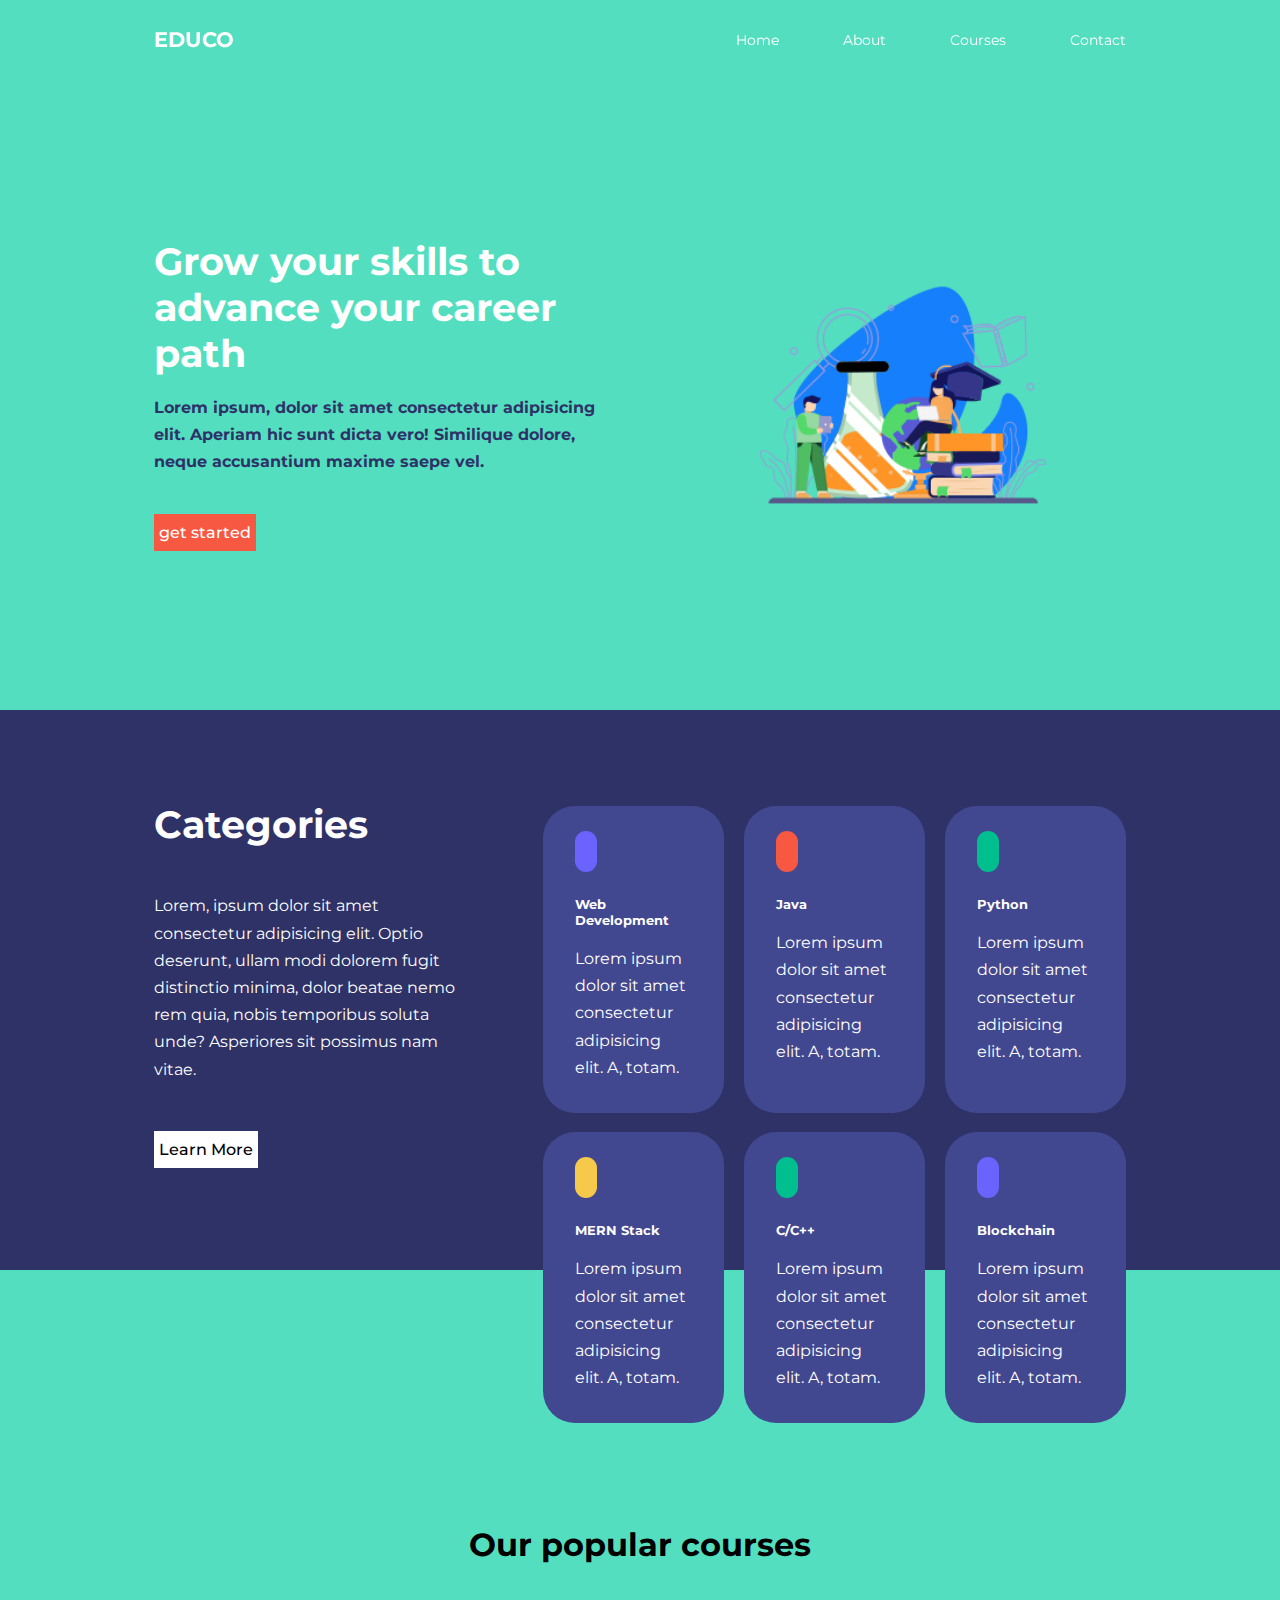
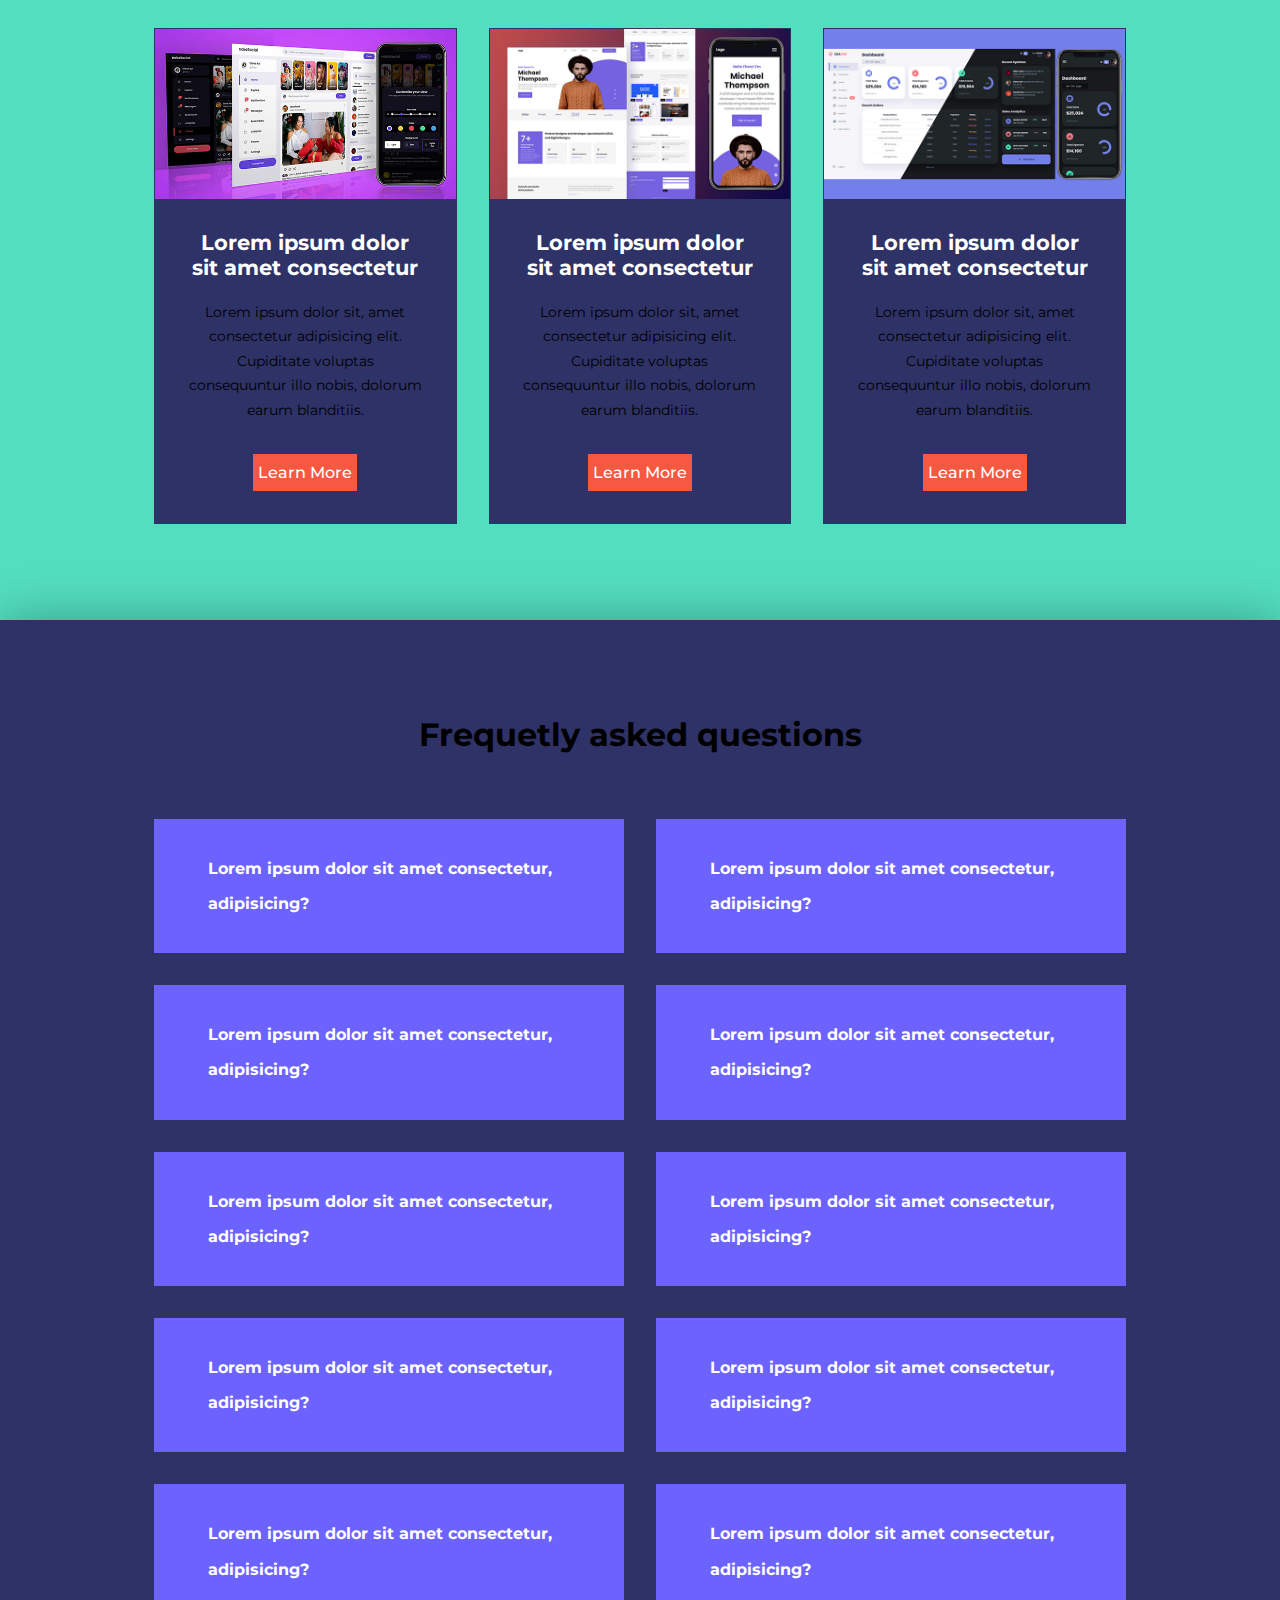
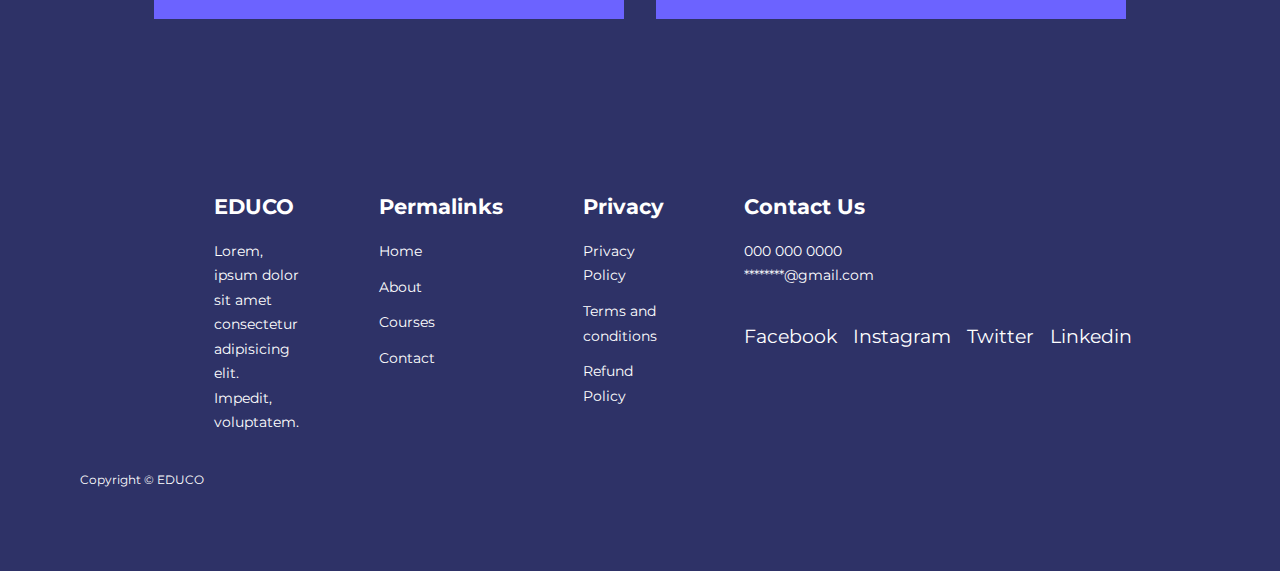
<file: EDUCO/index.html>
<!DOCTYPE html>
<html lang="en">
<head>
    <meta charset="UTF-8">
    <meta name="viewport" content="width=device-width, initial-scale=1.0">
    <title>Educo</title>

    <!-- ICONSCOUT CDN -->
    <link rel="stylesheet" href="https://unicons.iconscout.com/release/v2.1.6/css/unicons.css">

    <!-- google font montserrat -->
    <link rel="preconnect" href="https://fonts.googleapis.com">
    <link rel="preconnect" href="https://fonts.gstatic.com" crossorigin>
    <link href="https://fonts.googleapis.com/css2?family=Montserrat:wght@300;400;500;600;700;900&display=swap"  rel="stylesheet">

    <link rel="stylesheet" href="style.css">
</head>
<body>
    <nav>
        <div class="container nav_container">   
            <a href="index.html"><h4>EDUCO</h4></a>
            <ul class="nav__menu">
                <li><a href="index.html">Home</a></li>
                <li><a href="about.html">About</a></li>
                <li><a href="courses.html">Courses</a></li>
                <li><a href="contact.html">Contact</a></li>
            </ul>
            <button id="open-menu-btn"><i class="uil uil-bars"></i></button>
            <button id="close-menu-btn"><i class="uil uil-multiply"></i></button>
        </div>
    </nav>

    <!-- navbar ends here -->

    <header>
        <div class="container header__container">
            <div class="header__left">
                <h1>Grow your skills to advance your career path</h1>
                <p>Lorem ipsum, dolor sit amet consectetur adipisicing elit. Aperiam hic sunt dicta vero! Similique dolore, neque accusantium maxime saepe vel.</p>
                <a href="courses.html" class="btn btn-primary">
                    get started
                </a>
            </div>
            <div class="header__rigth">
                <img src=".//education website assets/images/online-graduation (1).png" alt="IMG">
                
            </div>
        </div>
    </header>

    <!-- header -->

    <!-- setion -->

    <section class="categories">
        <div class="container categories__container">
            <div class="categories__left">
                <h1>Categories</h1>
                <p>
                    Lorem, ipsum dolor sit amet consectetur adipisicing elit. Optio deserunt, ullam modi dolorem fugit distinctio minima, dolor beatae nemo rem quia, nobis temporibus soluta unde? Asperiores sit possimus nam vitae.
                </p>
                <a href="#" class="btn">Learn More</a>
            </div>

            <div class="categories__right">
                <article class="category">
                    <span class="category__icon">
                        <i class="uil uil-bitcoin-circle"></i>
                    </span>
                    <h5>Web Development</h5>
                    <p>Lorem ipsum dolor sit amet consectetur adipisicing elit. A, totam.</p>
                </article>

                <article class="category">
                    <span class="category__icon">
                        <i class="uil uil-bitcoin-circle"></i>
                    </span>
                    <h5>Java</h5>
                    <p>Lorem ipsum dolor sit amet consectetur adipisicing elit. A, totam.</p>
                </article>

                <article class="category">
                    <span class="category__icon">
                        <i class="uil uil-bitcoin-circle"></i>
                    </span>
                    <h5>Python</h5>
                    <p>Lorem ipsum dolor sit amet consectetur adipisicing elit. A, totam.</p>
                </article>

                <article class="category">
                    <span class="category__icon">
                        <i class="uil uil-bitcoin-circle"></i>
                    </span>
                    <h5>MERN Stack</h5>
                    <p>Lorem ipsum dolor sit amet consectetur adipisicing elit. A, totam.</p>
                </article>

                <article class="category">
                    <span class="category__icon">
                        <i class="uil uil-bitcoin-circle"></i>
                    </span>
                    <h5>C/C++</h5>
                    <p>Lorem ipsum dolor sit amet consectetur adipisicing elit. A, totam.</p>
                </article>

                <article class="category">
                    <span class="category__icon">
                        <i class="uil uil-bitcoin-circle"></i>
                    </span>
                    <h5>Blockchain</h5>
                    <p>Lorem ipsum dolor sit amet consectetur adipisicing elit. A, totam.</p>
                </article>
            </div>
        </div>
    </section>

            <!-- section -->

        <section class="courses">
            <h2>Our popular courses</h2>
            <div class="container courses__container">
                <article class="course">
                    <div class="course__img">
                        <img src=".//education website assets/images/course1.jpg" alt="course">
                    </div>
                    <div class="courses__info">
                        <h4>Lorem ipsum dolor sit amet consectetur </h4>
                    <p>Lorem ipsum dolor sit, amet consectetur adipisicing elit. Cupiditate voluptas consequuntur illo nobis, dolorum earum blanditiis. </p>
                    <a href="courses.html" class="btn btn-primary">Learn More</a>
                    </div>
                </article>

                <article class="course">
                    <div class="course__img">
                        <img src=".//education website assets/images/course2.jpg" alt="course">
                    </div>
                    <div class="courses__info">
                        <h4>Lorem ipsum dolor sit amet consectetur </h4>
                    <p>Lorem ipsum dolor sit, amet consectetur adipisicing elit. Cupiditate voluptas consequuntur illo nobis, dolorum earum blanditiis. </p>
                    <a href="courses.html" class="btn btn-primary">Learn More</a>
                    </div>
                </article>

                <article class="course">
                    <div class="course__img">
                        <img src=".//education website assets/images/course3.jpg" alt="course">
                    </div>
                    <div class="courses__info">
                        <h4>Lorem ipsum dolor sit amet consectetur </h4>
                    <p>Lorem ipsum dolor sit, amet consectetur adipisicing elit. Cupiditate voluptas consequuntur illo nobis, dolorum earum blanditiis. </p>
                    <a href="courses.html" class="btn btn-primary">Learn More</a>
                    </div>
                </article>
            </div>
        </section>

        <section class="faqs">
            <h2>Frequetly asked questions</h2>
            <div class="container faqs__container">
                <article class="faq">
                    <div class="faq__icon"><i class="uil uil-plus"></i></div>
                        <div class="question__answer">
                            <h4>Lorem ipsum dolor sit amet consectetur, adipisicing?</h4>
                            <p>Lorem ipsum dolor, sit amet consectetur adipisicing elit. Molestiae numquam itaque dolorem dolorum odio. Earum laborum architecto qui. Natus, sequi.</p>
                        </div>
                </article>

                <article class="faq">
                    <div class="faq__icon"><i class="uil uil-plus"></i></div>
                        <div class="question__answer">
                            <h4>Lorem ipsum dolor sit amet consectetur, adipisicing?</h4>
                            <p>Lorem ipsum dolor, sit amet consectetur adipisicing elit. Molestiae numquam itaque dolorem dolorum odio. Earum laborum architecto qui. Natus, sequi.</p>
                        </div>
                </article>

                <article class="faq">
                    <div class="faq__icon"><i class="uil uil-plus"></i></div>
                        <div class="question__answer">
                            <h4>Lorem ipsum dolor sit amet consectetur, adipisicing?</h4>
                            <p>Lorem ipsum dolor, sit amet consectetur adipisicing elit. Molestiae numquam itaque dolorem dolorum odio. Earum laborum architecto qui. Natus, sequi.</p>
                        </div>
                </article>

                <article class="faq">
                    <div class="faq__icon"><i class="uil uil-plus"></i></div>
                        <div class="question__answer">
                            <h4>Lorem ipsum dolor sit amet consectetur, adipisicing?</h4>
                            <p>Lorem ipsum dolor, sit amet consectetur adipisicing elit. Molestiae numquam itaque dolorem dolorum odio. Earum laborum architecto qui. Natus, sequi.</p>
                        </div>
                </article>

                <article class="faq">
                    <div class="faq__icon"><i class="uil uil-plus"></i></div>
                        <div class="question__answer">
                            <h4>Lorem ipsum dolor sit amet consectetur, adipisicing?</h4>
                            <p>Lorem ipsum dolor, sit amet consectetur adipisicing elit. Molestiae numquam itaque dolorem dolorum odio. Earum laborum architecto qui. Natus, sequi.</p>
                        </div>
                </article>

                <article class="faq">
                    <div class="faq__icon"><i class="uil uil-plus"></i></div>
                        <div class="question__answer">
                            <h4>Lorem ipsum dolor sit amet consectetur, adipisicing?</h4>
                            <p>Lorem ipsum dolor, sit amet consectetur adipisicing elit. Molestiae numquam itaque dolorem dolorum odio. Earum laborum architecto qui. Natus, sequi.</p>
                        </div>
                </article>

                <article class="faq">
                    <div class="faq__icon"><i class="uil uil-plus"></i></div>
                        <div class="question__answer">
                            <h4>Lorem ipsum dolor sit amet consectetur, adipisicing?</h4>
                            <p>Lorem ipsum dolor, sit amet consectetur adipisicing elit. Molestiae numquam itaque dolorem dolorum odio. Earum laborum architecto qui. Natus, sequi.</p>
                        </div>
                </article>

                <article class="faq">
                    <div class="faq__icon"><i class="uil uil-plus"></i></div>
                        <div class="question__answer">
                            <h4>Lorem ipsum dolor sit amet consectetur, adipisicing?</h4>
                            <p>Lorem ipsum dolor, sit amet consectetur adipisicing elit. Molestiae numquam itaque dolorem dolorum odio. Earum laborum architecto qui. Natus, sequi.</p>
                        </div>
                </article>

                <article class="faq">
                    <div class="faq__icon"><i class="uil uil-plus"></i></div>
                        <div class="question__answer">
                            <h4>Lorem ipsum dolor sit amet consectetur, adipisicing?</h4>
                            <p>Lorem ipsum dolor, sit amet consectetur adipisicing elit. Molestiae numquam itaque dolorem dolorum odio. Earum laborum architecto qui. Natus, sequi.</p>
                        </div>
                </article>

                <article class="faq">
                    <div class="faq__icon"><i class="uil uil-plus"></i></div>
                        <div class="question__answer">
                            <h4>Lorem ipsum dolor sit amet consectetur, adipisicing?</h4>
                            <p>Lorem ipsum dolor, sit amet consectetur adipisicing elit. Molestiae numquam itaque dolorem dolorum odio. Earum laborum architecto qui. Natus, sequi.</p>
                        </div>
                </article>
            </div>
        </section>

                        <!-- faqs -->
                        <!-- <===footer===> -->

    <footer class="footer">

        <div class="container footer__container">

            <div class="footer1">
                <a href="index.html" class="footer_logo">
                    <h4>EDUCO</h4>
                </a>
                <p>
                    Lorem, ipsum dolor sit amet consectetur adipisicing elit. Impedit, voluptatem.
                </p>
            </div>

            <div class="footer2">
                <h4>Permalinks</h4>
                <ul class="permalinks">
                    <li><a href="index.html">Home</a></li>

                    <li><a href="about.html">About</a></li>

                    <li><a href="courses.html">Courses</a></li>

                    <li><a href="contact.html">Contact</a></li>
                </ul>
            </div>

            <div class="footer3">
                <h4>Privacy</h4>
                <ul class="privacy">
                    <li><a href="#">Privacy Policy</a></li>
                    <li><a href="#">Terms and conditions</a></li>
                    <li><a href="#">Refund Policy</a></li>
                </ul>
            </div>

            <div class="footer3">
                <h4>Contact Us</h4>
                <div>
                    <p>000 000 0000</p>
                    <p>********@gmail.com</p>
                </div>
                <ul class="footer__socials">
                <li><a href="#"><i class="uil uil-facebook-f"></i>Facebook</a></li>

                <li><a href="#"class="uil uil-instagram-alt"><i class=""></i>Instagram</a></li>

                <li><a href="#"><i  class="uil uil-twitter"></i>Twitter</a></li>

                <li><a href="#"><i class="uil uil-linkedin-alt"></i>Linkedin</a></li>
                </ul>

            </div>
        </div>
            <div class="footer__copuright">
                <small>Copyright &copy; EDUCO</small>
            </div>
    </footer>


    <script src=".//main.js"></script>

</body>
</html>
</file>
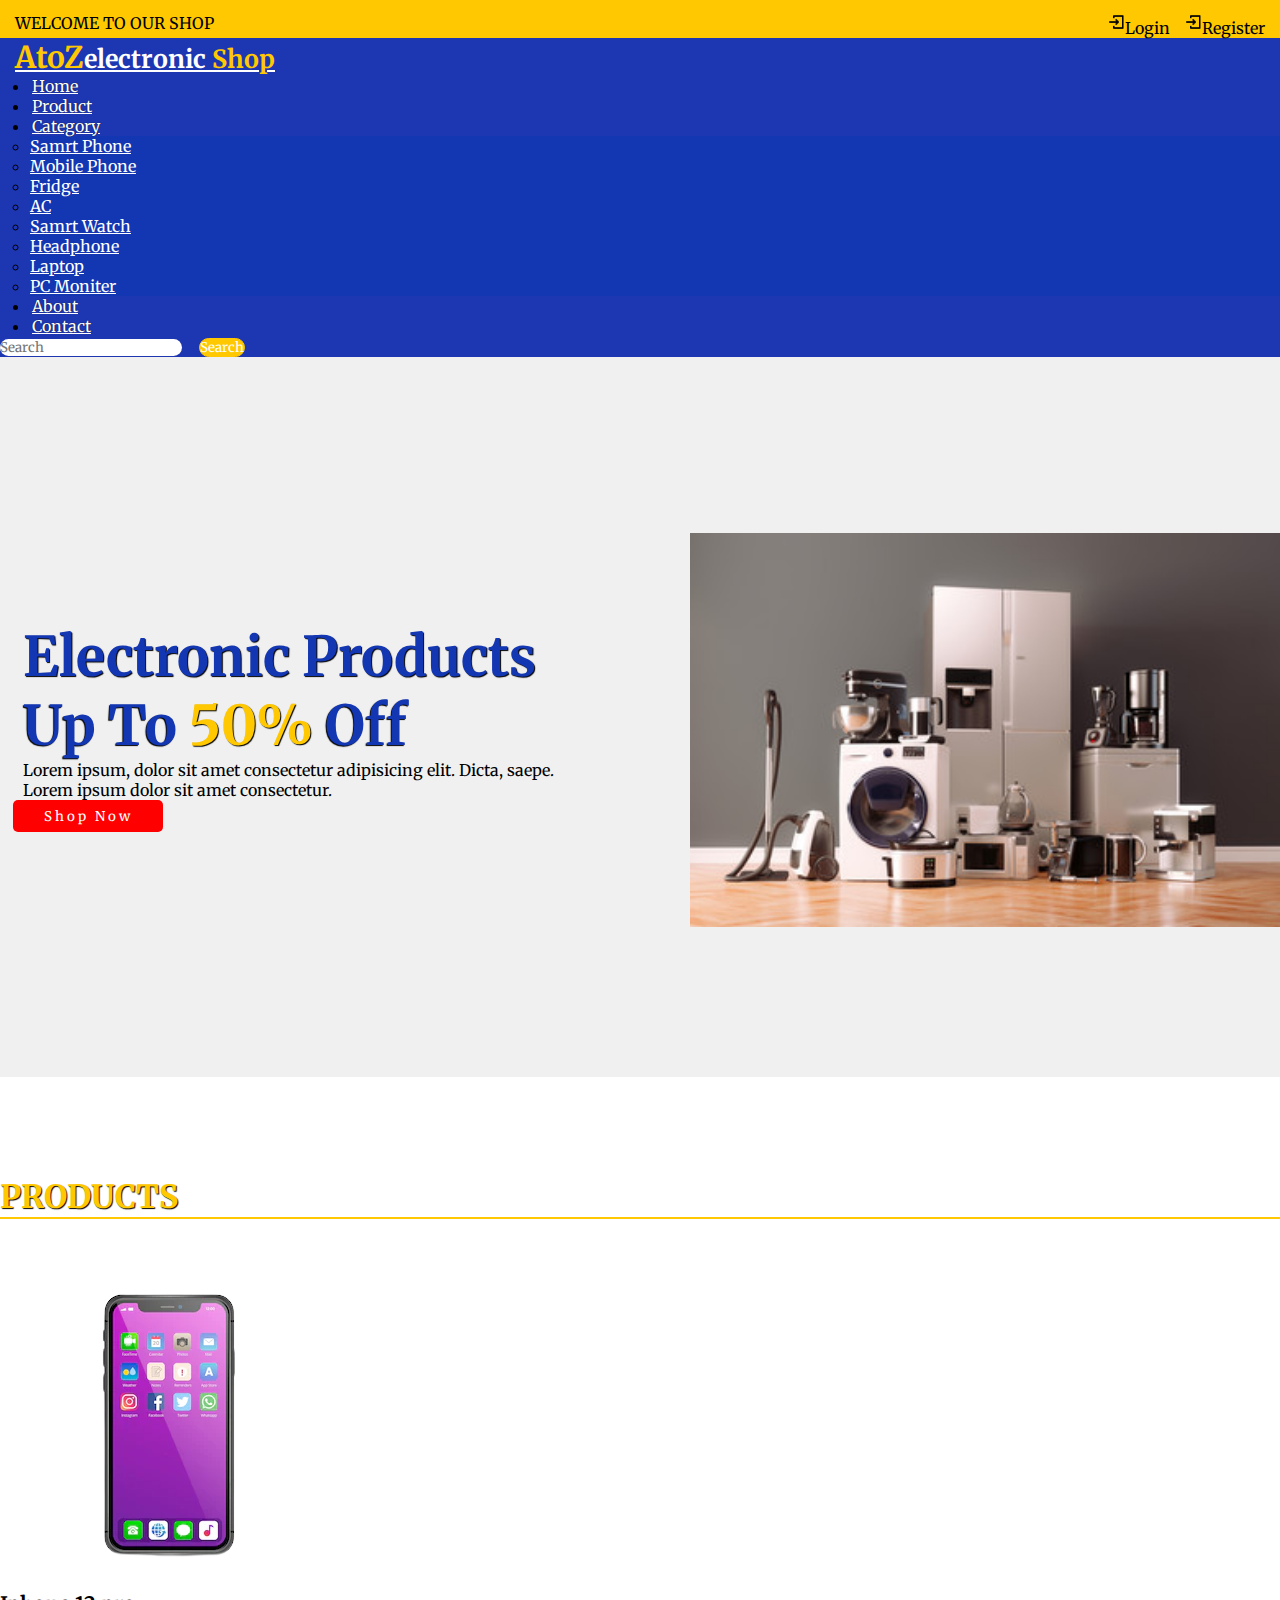
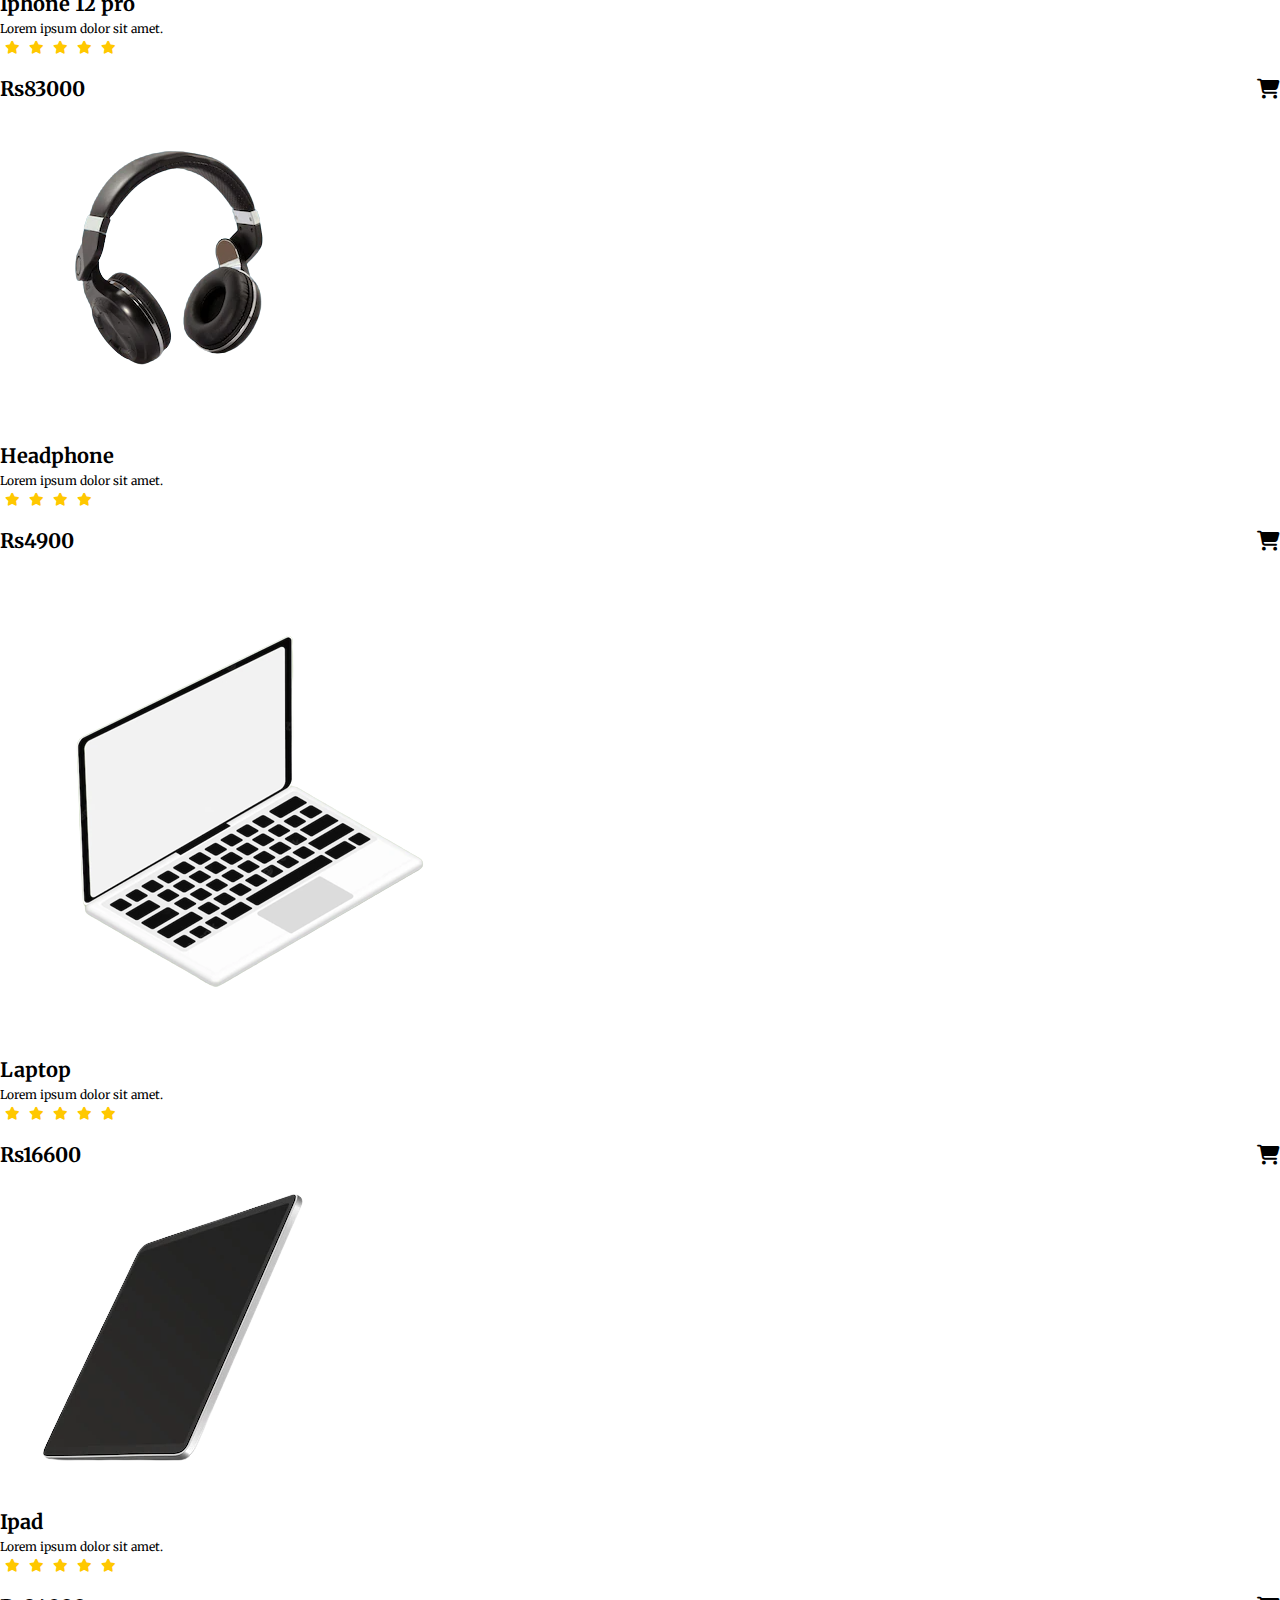
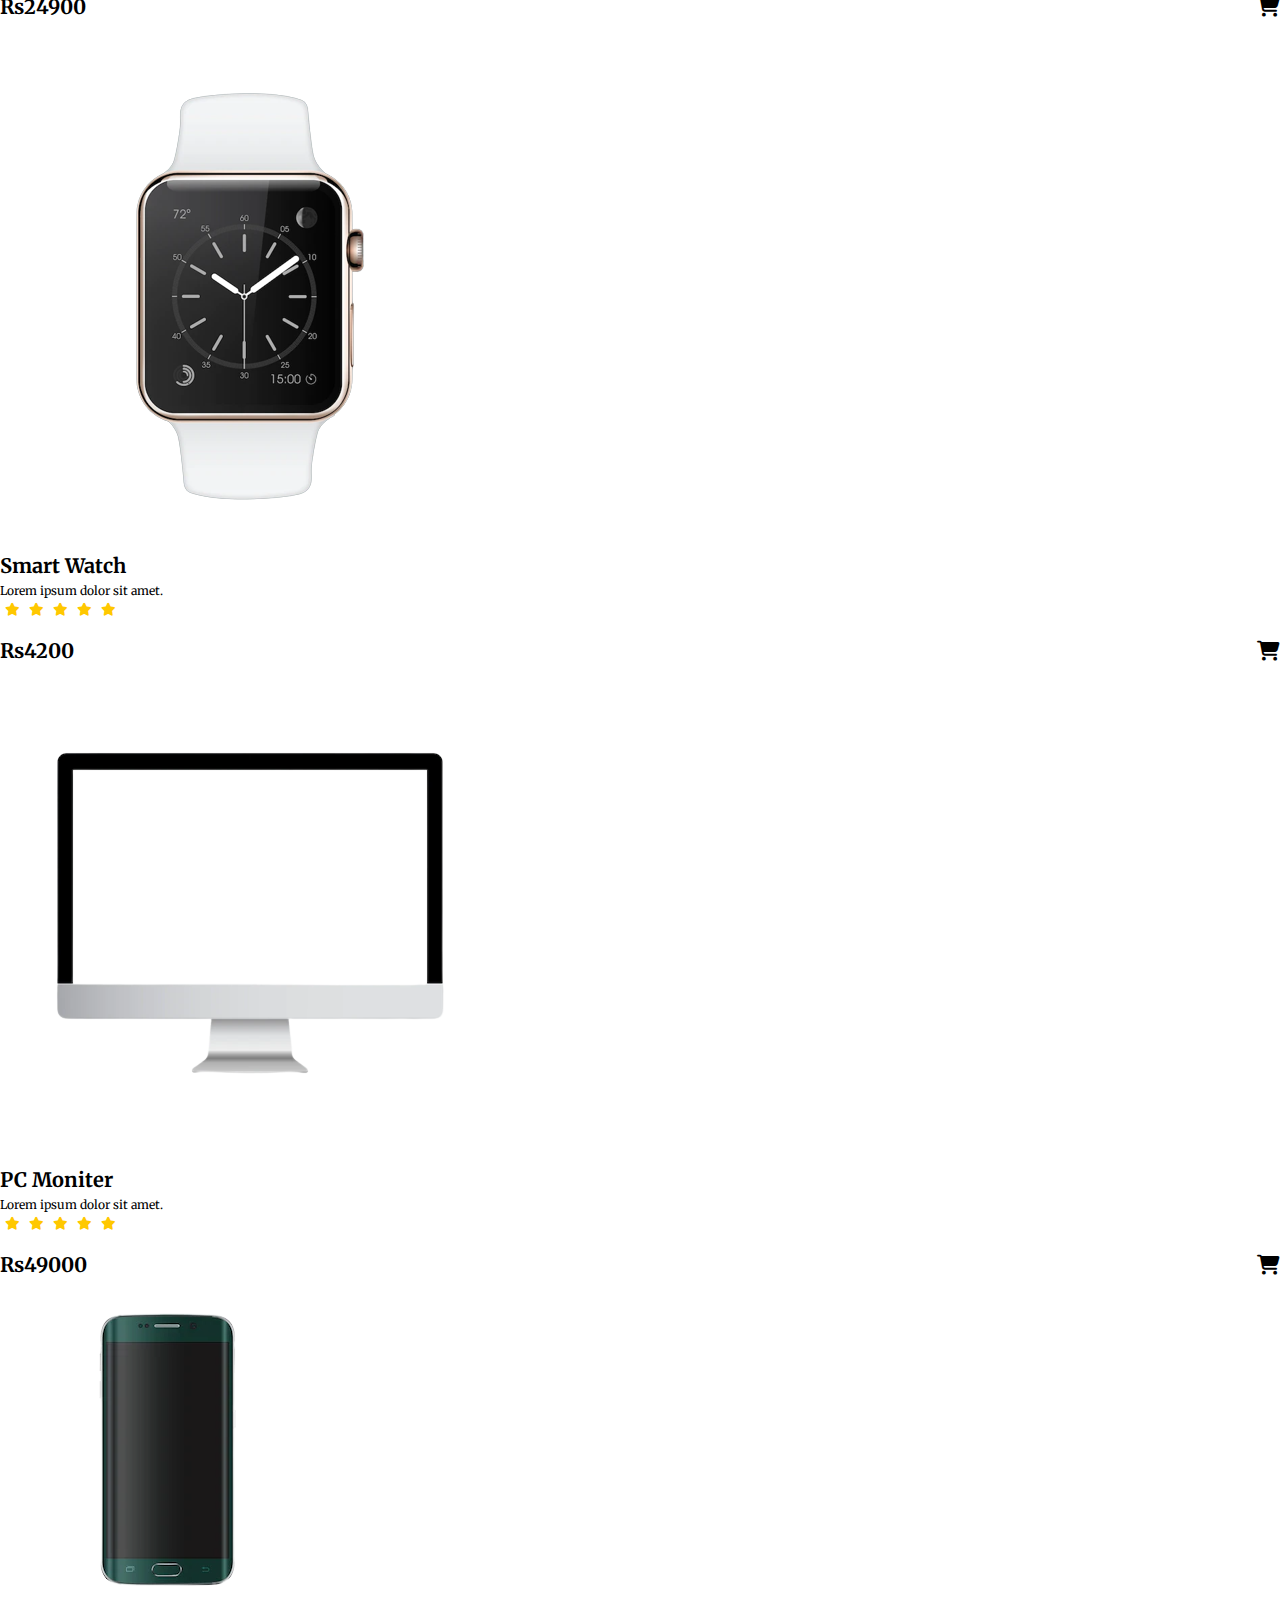
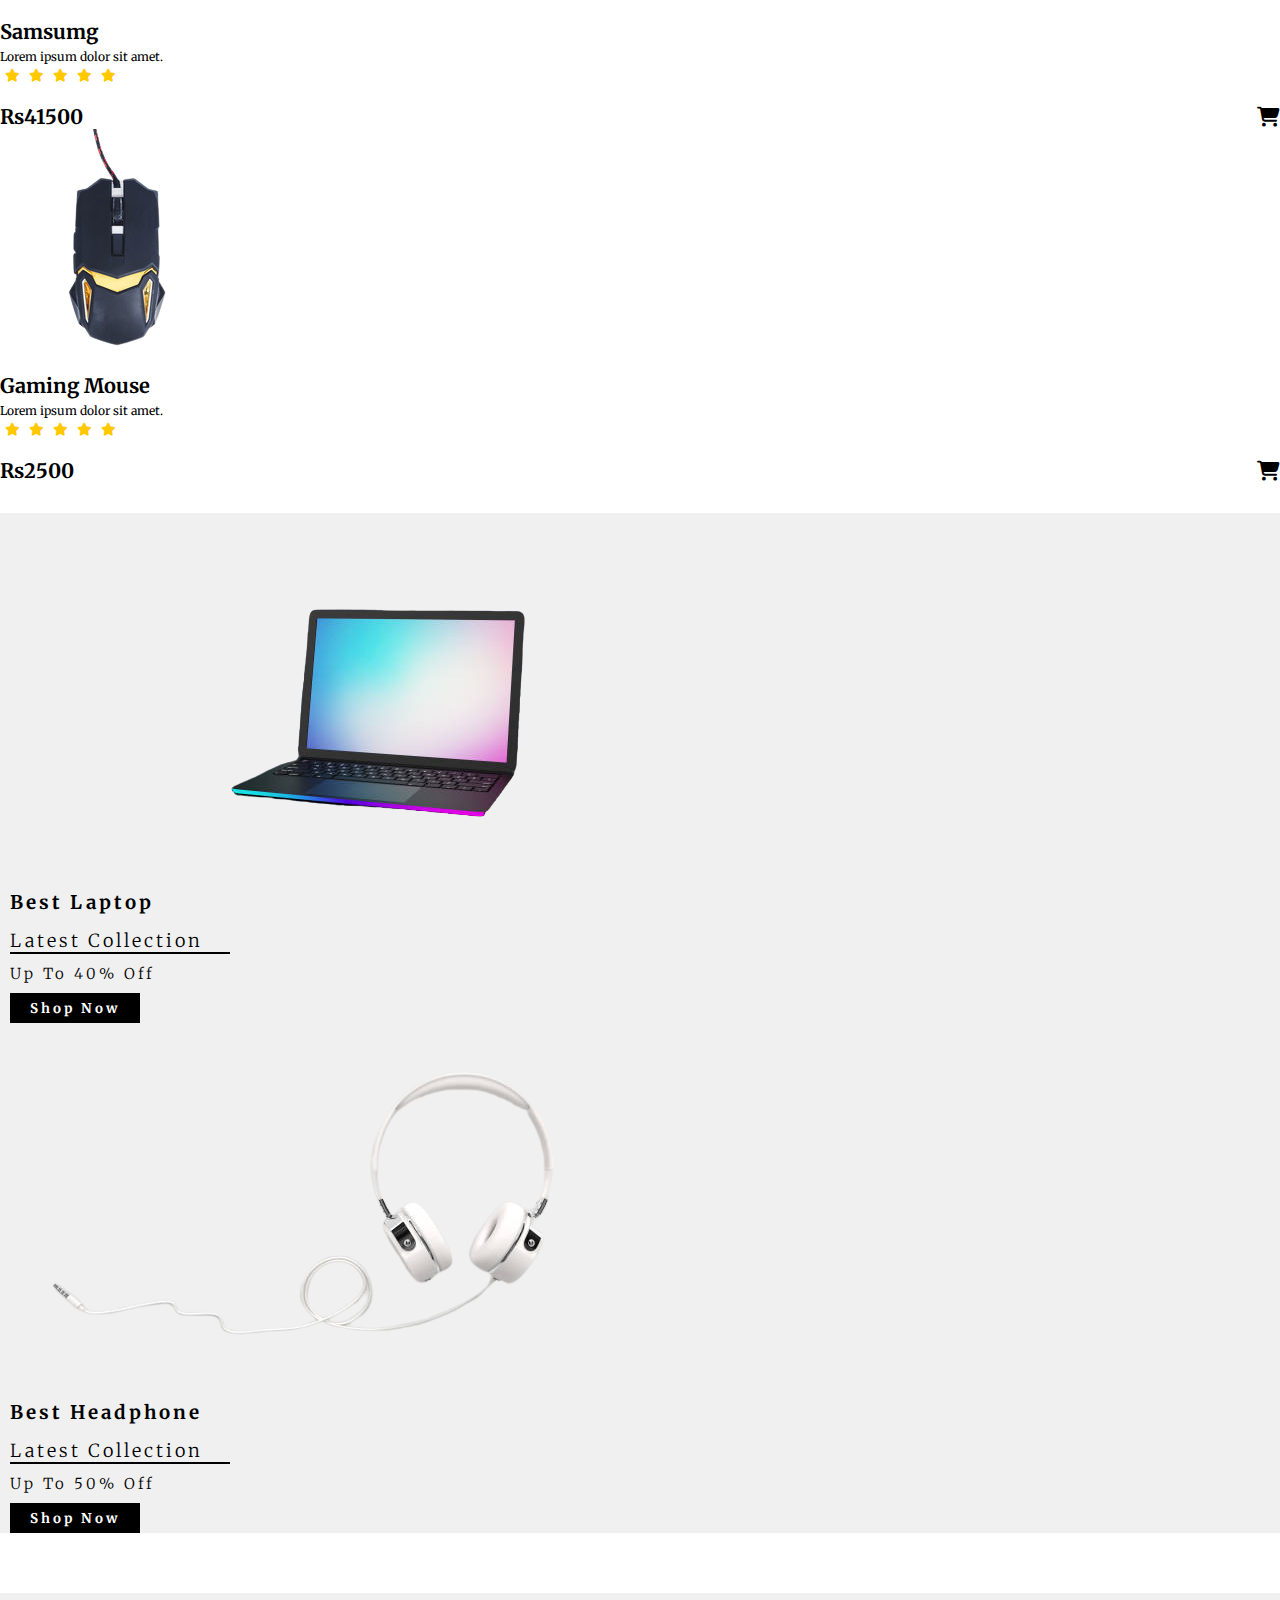
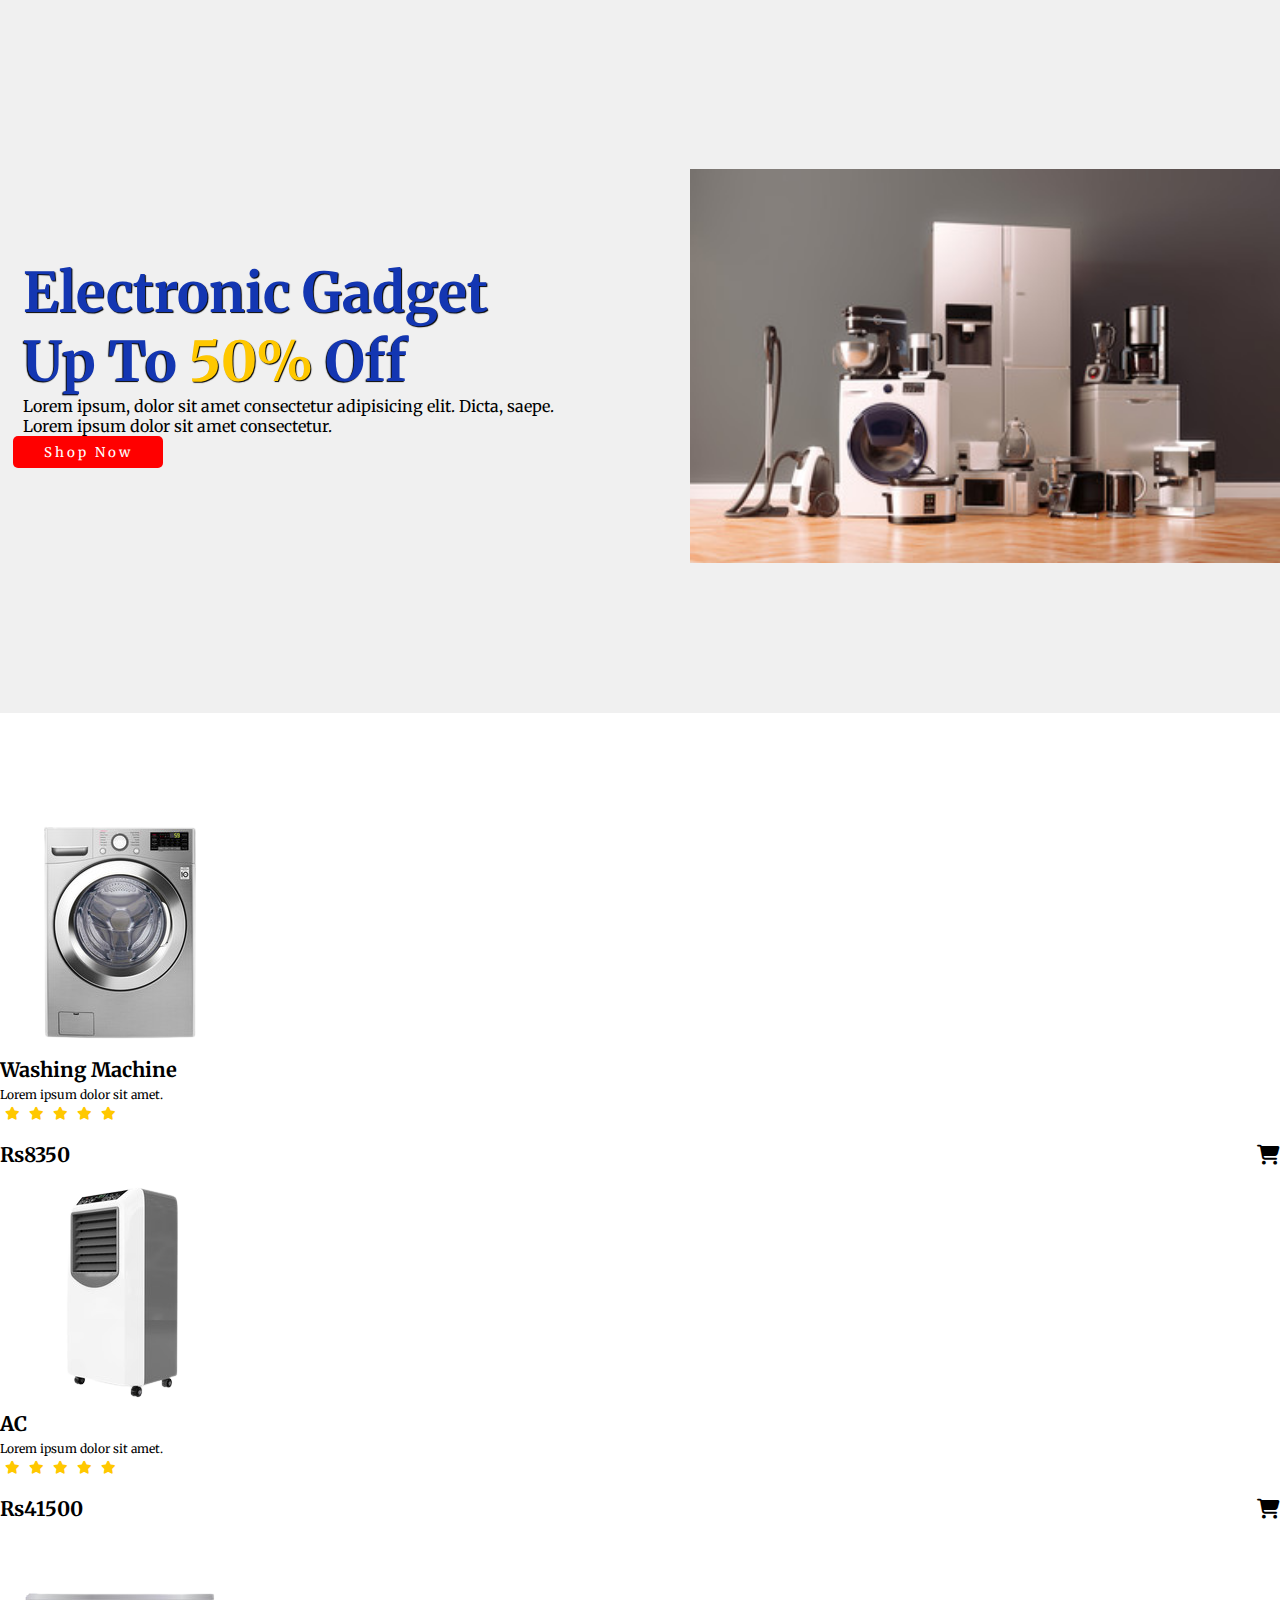
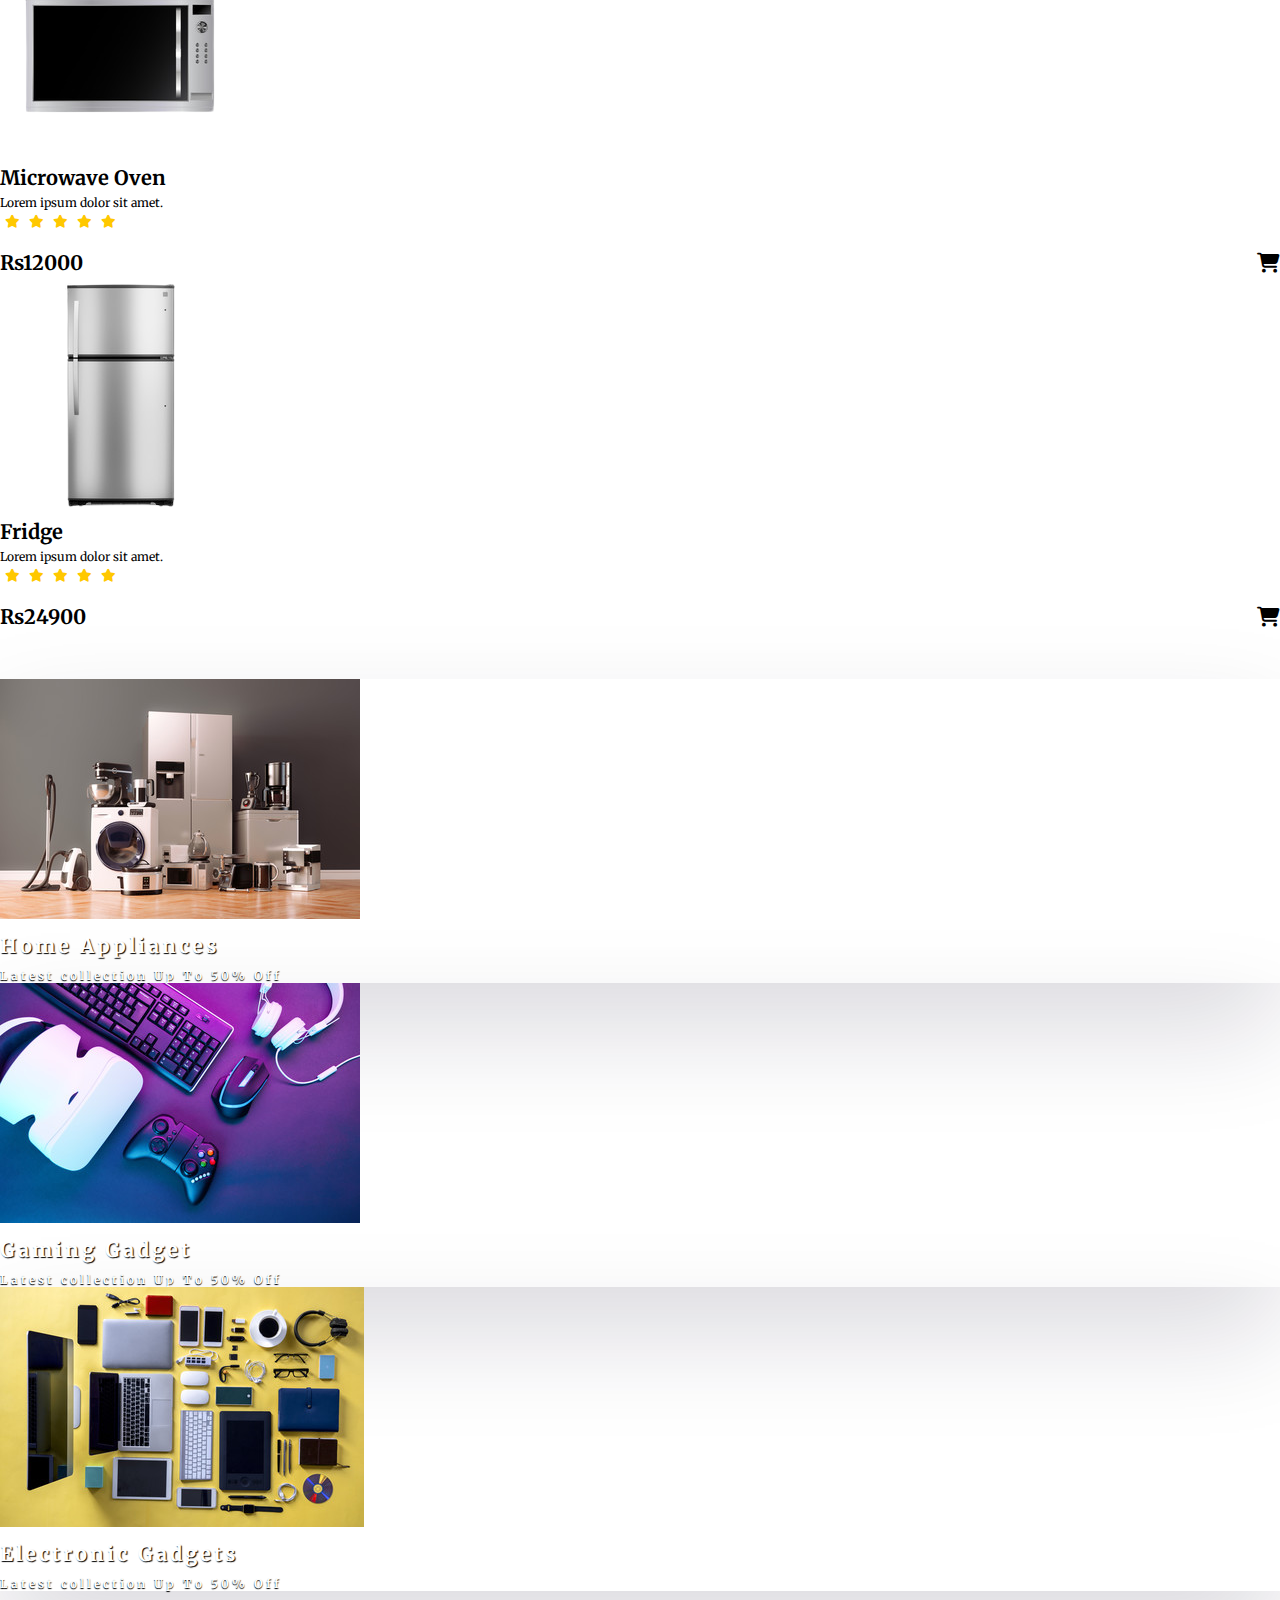
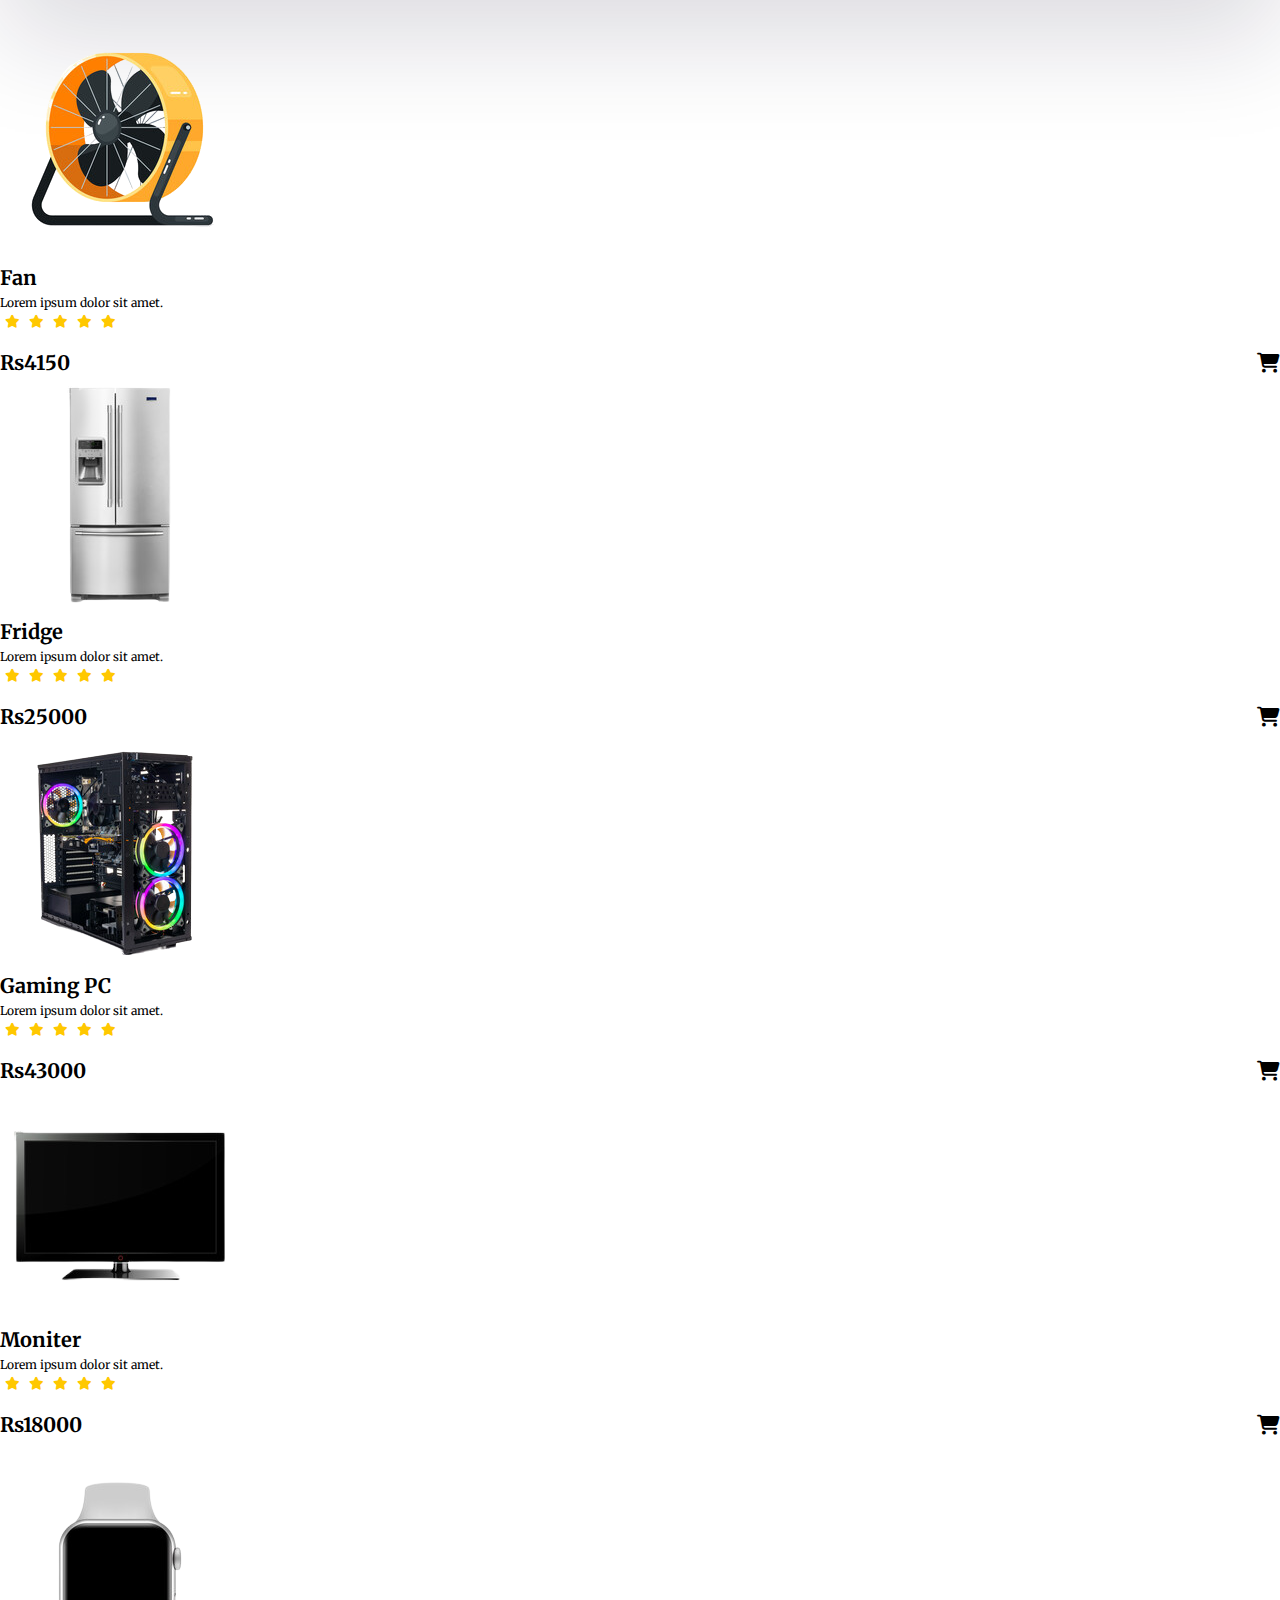
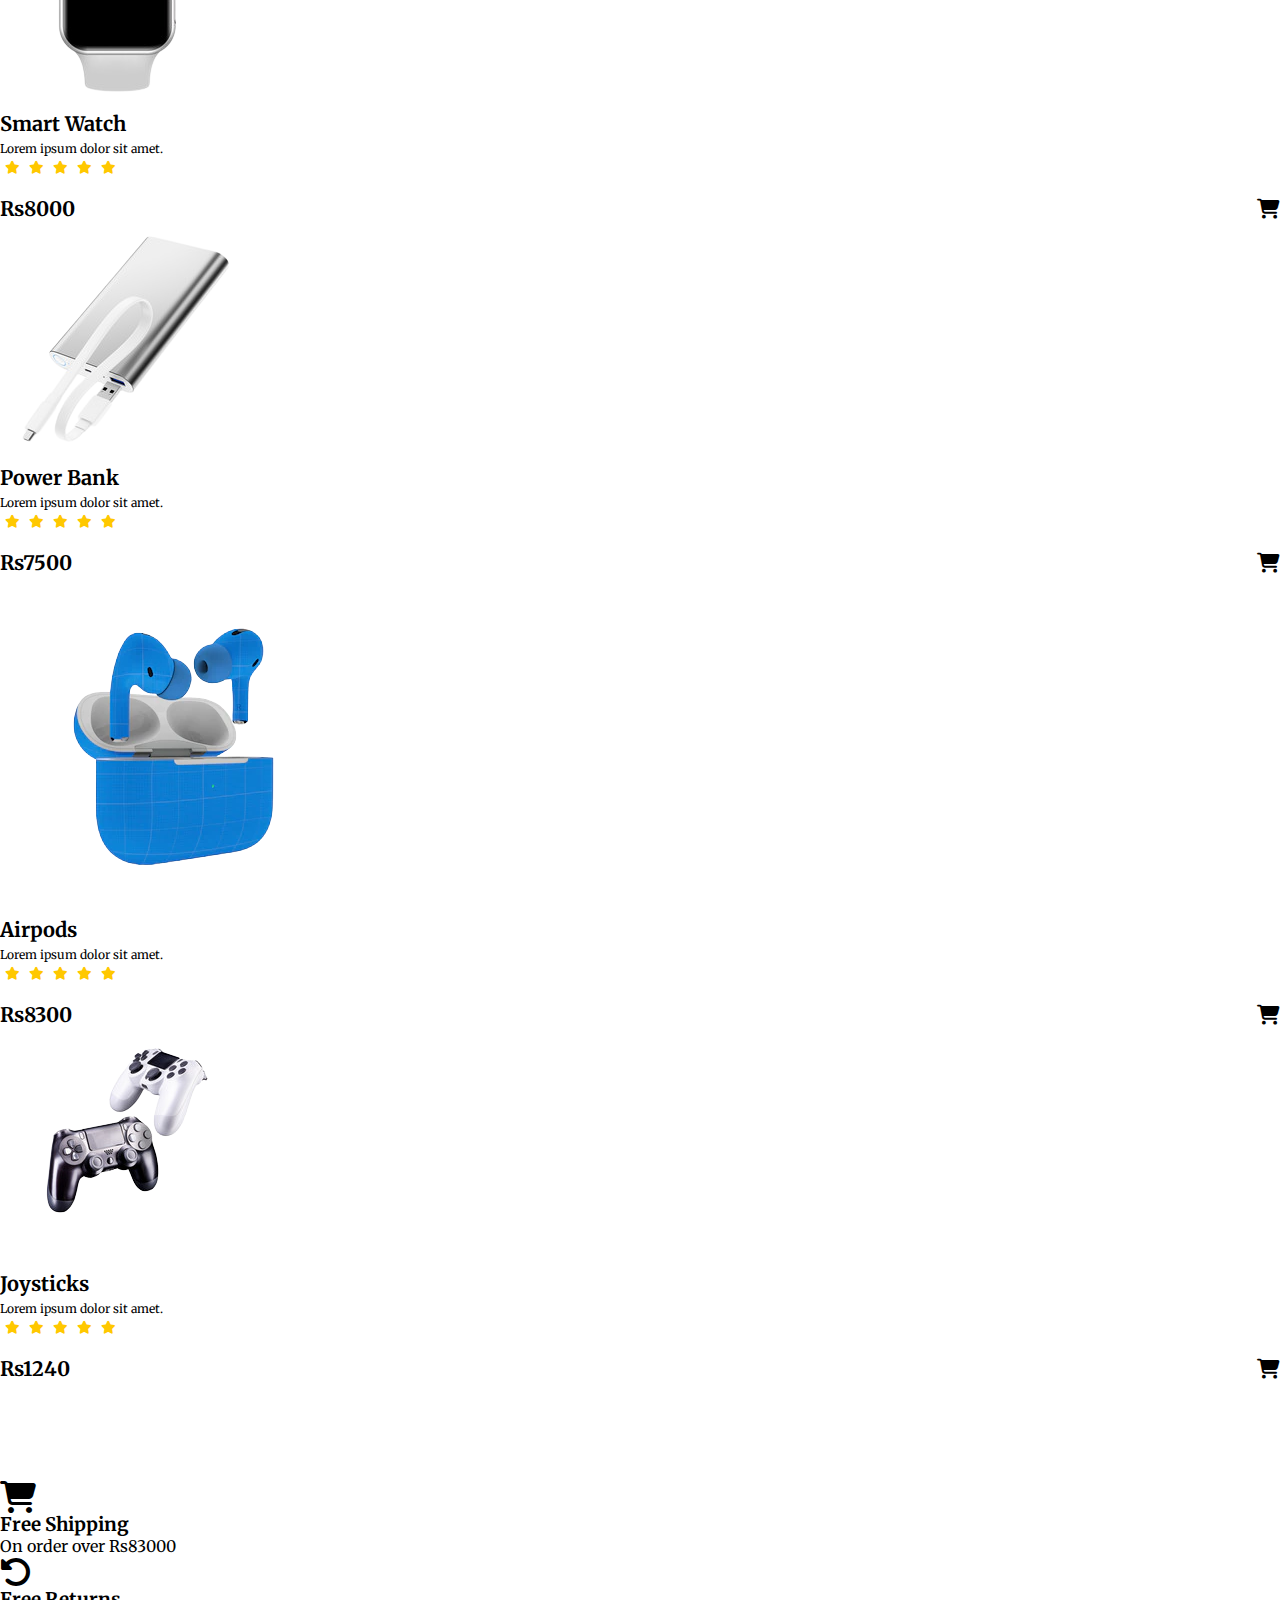
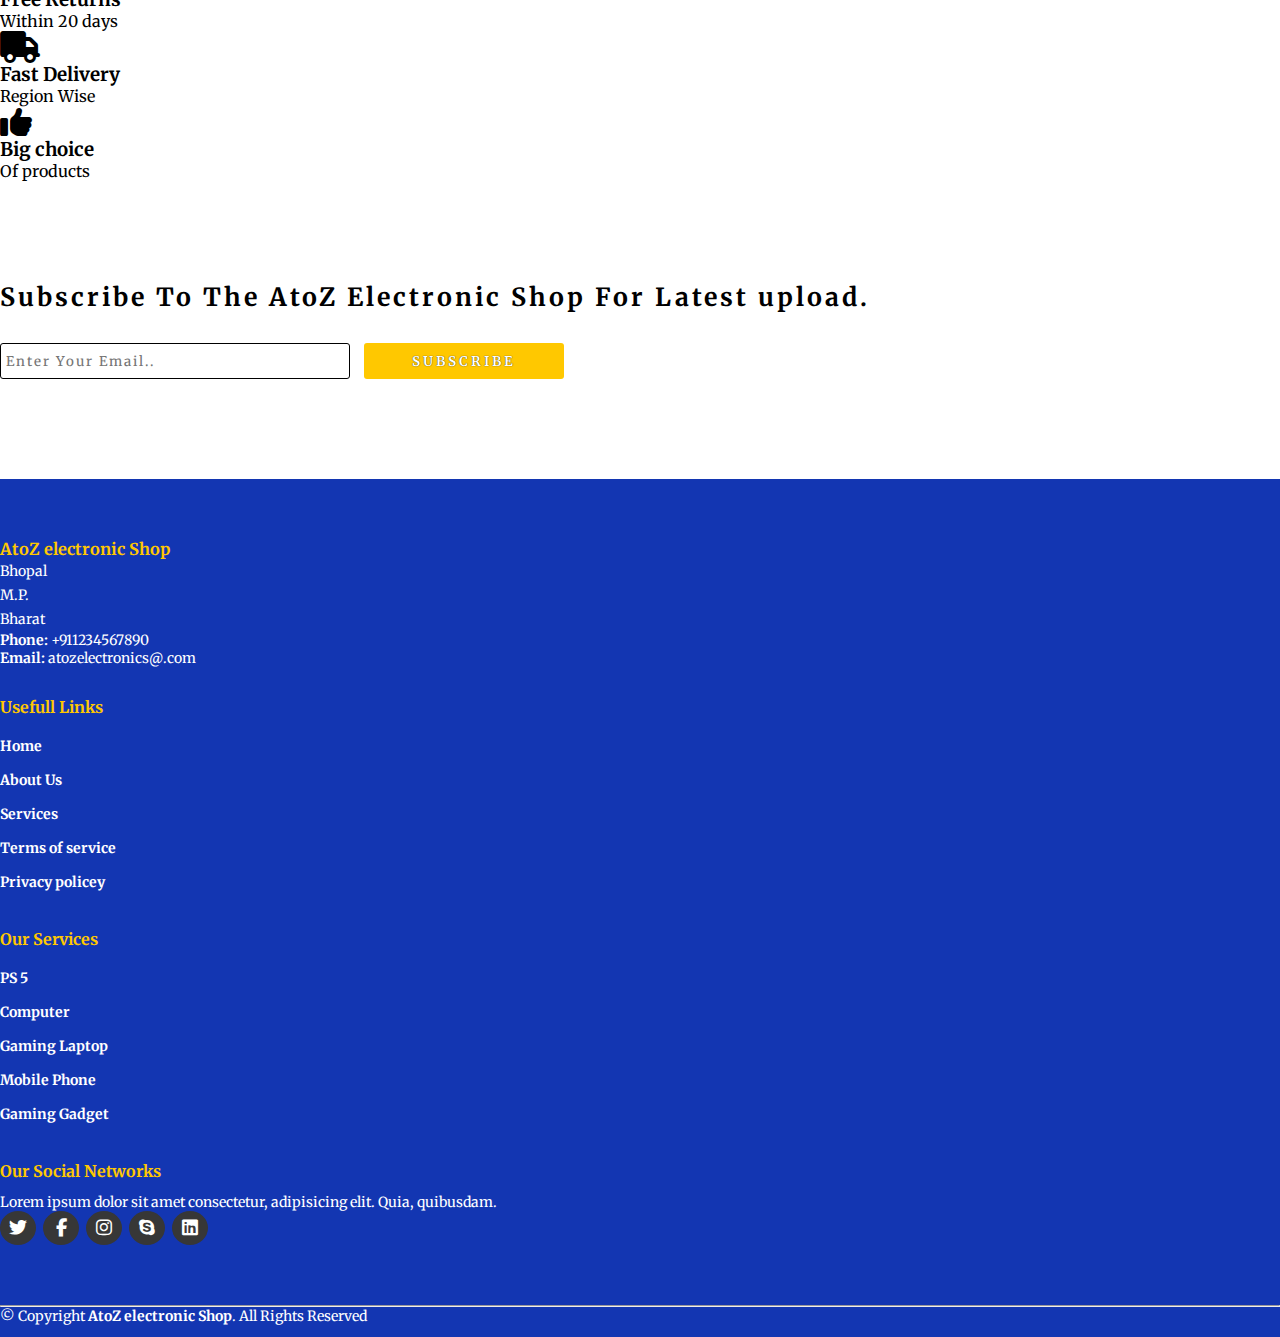
<file: AtoZ electronic shop/electronic shop/index.html>
<!DOCTYPE html>
<html lang="en">
<head>
    <meta charset="UTF-8">
    <meta http-equiv="X-UA-Compatible" content="IE=edge">
    <meta name="viewport" content="width=device-width, initial-scale=1.0">
    <title>Electronic Shop</title>
    <link rel="stylesheet" href="style.css">
    <link rel="stylesheet" href="https://cdnjs.cloudflare.com/ajax/libs/font-awesome/6.2.0/css/all.min.css">
    <!-- bootstrap links -->
    <link href="https://cdn.jsdelivr.net/npm/bootstrap@5.0.2/dist/css/bootstrap.min.css" rel="stylesheet" integrity="sha384-EVSTQN3/azprG1Anm3QDgpJLIm9Nao0Yz1ztcQTwFspd3yD65VohhpuuCOmLASjC" crossorigin="anonymous">
    <!-- bootstrap links -->
    <!-- fonts links -->
    <link rel="preconnect" href="https://fonts.googleapis.com">
    <link rel="preconnect" href="https://fonts.gstatic.com" crossorigin>
    <link href="https://fonts.googleapis.com/css2?family=Merriweather&display=swap" rel="stylesheet">
    <!-- fonts links -->
</head>
<body>

    <!-- top navbar -->
    <div class="top-navbar">
        <p>WELCOME TO OUR SHOP</p>
        <div class="icons">
            <a href="login.html"><img src="./images/register.png" alt="" width="18px">Login</a>
            <a href="register.html"><img src="./images/register.png" alt="" width="18px">Register</a>
        </div>
    </div>
    <!-- top navbar -->

    <!-- navbar -->
    <nav class="navbar navbar-expand-lg" id="navbar">
        <div class="container-fluid">
          <a class="navbar-brand" href="index.html" id="logo"><span id="span1">AtoZ</span>electronic <span>Shop</span></a>
          <div class="collapse navbar-collapse" id="navbarSupportedContent">
            <ul class="navbar-nav me-auto mb-2 mb-lg-0">
              <li class="nav-item">
                <a class="nav-link active" aria-current="page" href="index.html">Home</a>
              </li>
              <li class="nav-item">
                <a class="nav-link" href="#">Product</a>
              </li>
              <li class="nav-item dropdown">
                <a class="nav-link dropdown-toggle" href="#" id="navbarDropdown" role="button" data-bs-toggle="dropdown" aria-expanded="false">
                  Category
                </a>
                <ul class="dropdown-menu" aria-labelledby="navbarDropdown" style="background-color: rgb(19 54 178);">
                  <li><a class="dropdown-item" href="#">Samrt Phone</a></li>
                  <li><a class="dropdown-item" href="#">Mobile Phone</a></li>
                  <li><a class="dropdown-item" href="#">Fridge</a></li>
                  <li><a class="dropdown-item" href="#">AC</a></li>
                  <li><a class="dropdown-item" href="#">Samrt Watch</a></li>
                  <li><a class="dropdown-item" href="#">Headphone</a></li>
                  <li><a class="dropdown-item" href="#">Laptop</a></li>
                  <li><a class="dropdown-item" href="#">PC Moniter</a></li>
                </ul>
              </li>
              <li class="nav-item">
                <a class="nav-link" href="about.html">About</a>
              </li>
              <li class="nav-item">
                <a class="nav-link" href="contact.html">Contact</a>
              </li>
            </ul>
            <form class="d-flex" id="search">
              <input class="form-control me-2" type="search" placeholder="Search" aria-label="Search">
              <button class="btn btn-outline-success" type="submit">Search</button>
            </form>
          </div>
        </div>
      </nav>
    <!-- navbar -->
    
    <!-- home content -->
    <section class="home">
    <div class="content">
      <h1> <span>Electronic Products</span>
        <br>
        Up To <span id="span2">50%</span> Off
      </h1>
      <p>Lorem ipsum, dolor sit amet consectetur adipisicing elit. Dicta, saepe.
        <br>Lorem ipsum dolor sit amet consectetur.
      </p>
      <div class="btn"><button>Shop Now</button></div>

    </div>
    <div class="img">
      <img src="./images/c3.png" alt="">
    </div>
  </section>
    <!-- home content -->
    <!-- product cards -->
    <div class="container" id="product-cards">
      <h1 class="text-center">PRODUCTS</h1>
      <div class="row" style="margin-top: 30px;">
        <div class="col-md-3 py-3 py-md-0">
          <div class="card">
            <!-- images/phone1.png -->
            <img src="./images/phone1.png" alt="" class="Iphone">
            <div class="card-body">
              <h3 class="text-center">Iphone 12 pro</h3>
              <p class="text-center">Lorem ipsum dolor sit amet.</p>
              <div class="star text-center">
                <i class="fa-solid fa-star checked"></i>
                <i class="fa-solid fa-star checked"></i>
                <i class="fa-solid fa-star checked"></i>
                <i class="fa-solid fa-star checked"></i>
                <i class="fa-solid fa-star checked"></i>
              </div>
              <h2>Rs83000 <span><li class="fa-solid fa-cart-shopping"></li></span></h2>
            </div>
          </div>
        </div>
        <div class="col-md-3 py-3 py-md-0">
          <div class="card">
            <img src="./images/h1.png" alt="">
            <div class="card-body">
              <h3 class="text-center">Headphone</h3>
              <p class="text-center">Lorem ipsum dolor sit amet.</p>
              <div class="star text-center">
                <i class="fa-solid fa-star checked"></i>
                <i class="fa-solid fa-star checked"></i>
                <i class="fa-solid fa-star checked"></i>
                <i class="fa-solid fa-star checked"></i>
              </div>
              <h2>Rs4900 <span><li class="fa-solid fa-cart-shopping"></li></span></h2>
            </div>
          </div>
        </div>
        <div class="col-md-3 py-3 py-md-0">
          <div class="card">
            <img src="images/laptop2.png"/>
            <div class="card-body">
              <h3 class="text-center">Laptop</h3>
              <p class="text-center">Lorem ipsum dolor sit amet.</p>
              <div class="star text-center">
                <i class="fa-solid fa-star checked"></i>
                <i class="fa-solid fa-star checked"></i>
                <i class="fa-solid fa-star checked"></i>
                <i class="fa-solid fa-star checked"></i>
                <i class="fa-solid fa-star checked"></i>
              </div>
              <h2>Rs16600 <span><li class="fa-solid fa-cart-shopping"></li></span></h2>
            </div>
          </div>
        </div>
        <div class="col-md-3 py-3 py-md-0">
          <div class="card">
            <img src="./images/t1.png" alt="">
            <div class="card-body">
              <h3 class="text-center">Ipad</h3>
              <p class="text-center">Lorem ipsum dolor sit amet.</p>
              <div class="star text-center">
                <i class="fa-solid fa-star checked"></i>
                <i class="fa-solid fa-star checked"></i>
                <i class="fa-solid fa-star checked"></i>
                <i class="fa-solid fa-star checked"></i>
                <i class="fa-solid fa-star checked"></i>
              </div>
              <h2>Rs24900 <span><li class="fa-solid fa-cart-shopping"></li></span></h2>
            </div>
          </div>
        </div>
      </div>

      <div class="row" style="margin-top: 30px;">
        <div class="col-md-3 py-3 py-md-0">
          <div class="card">
            <img src="./images/w1.png" alt="">
            <div class="card-body">
              <h3 class="text-center">Smart Watch</h3>
              <p class="text-center">Lorem ipsum dolor sit amet.</p>
              <div class="star text-center">
                <i class="fa-solid fa-star checked"></i>
                <i class="fa-solid fa-star checked"></i>
                <i class="fa-solid fa-star checked"></i>
                <i class="fa-solid fa-star checked"></i>
                <i class="fa-solid fa-star checked"></i>
              </div>
              <h2>Rs4200 <span><li class="fa-solid fa-cart-shopping"></li></span></h2>
            </div>
          </div>
        </div>
        <div class="col-md-3 py-3 py-md-0">
          <div class="card">
            <img src="./images/pcm1.png" alt="">
            <div class="card-body">
              <h3 class="text-center">PC Moniter</h3>
              <p class="text-center">Lorem ipsum dolor sit amet.</p>
              <div class="star text-center">
                <i class="fa-solid fa-star checked"></i>
                <i class="fa-solid fa-star checked"></i>
                <i class="fa-solid fa-star checked"></i>
                <i class="fa-solid fa-star checked"></i>
                <i class="fa-solid fa-star checked"></i>
              </div>
              <h2>Rs49000 <span><li class="fa-solid fa-cart-shopping"></li></span></h2>
            </div>
          </div>
        </div>
        <div class="col-md-3 py-3 py-md-0">
          <div class="card">
            <img src="./images/phone2.png" alt="">
            <div class="card-body">
              <h3 class="text-center">Samsumg </h3>
              <p class="text-center">Lorem ipsum dolor sit amet.</p>
              <div class="star text-center">
                <i class="fa-solid fa-star checked"></i>
                <i class="fa-solid fa-star checked"></i>
                <i class="fa-solid fa-star checked"></i>
                <i class="fa-solid fa-star checked"></i>
                <i class="fa-solid fa-star checked"></i>
              </div>
              <h2>Rs41500 <span><li class="fa-solid fa-cart-shopping"></li></span></h2>
            </div>
          </div>
        </div>
        <div class="col-md-3 py-3 py-md-0">
          <div class="card">
            <img src="./images/pr11.png">
            <div class="card-body">
              <h3 class="text-center">Gaming Mouse</h3>
              <p class="text-center">Lorem ipsum dolor sit amet.</p>
              <div class="star text-center">
                <i class="fa-solid fa-star checked"></i>
                <i class="fa-solid fa-star checked"></i>
                <i class="fa-solid fa-star checked"></i>
                <i class="fa-solid fa-star checked"></i>
                <i class="fa-solid fa-star checked"></i>
              </div>
              <h2>Rs2500 <span><li class="fa-solid fa-cart-shopping"></li></span></h2>
            </div>
          </div>
        </div>
      </div>
    </div>
    <!-- product cards -->

    <!-- more cards -->
    <div class="container" id="other-cards">
      <div class="row">
        <div class="col-md-6 py-3 py-md-0">
          <div class="card">
            <img src="./images/c1.png" alt="">
            <div class="card-img-overlay">
              <h3>Best Laptop</h3>
              <h5>Latest Collection</h5>
              <p>Up To 40% Off</p>
              <button id="shopnow">Shop Now</button>
            </div>
          </div>
        </div>
        <div class="col-md-6 py-3 py-md-0">
          <div class="card">
            <img src="./images/c2.png" alt="">
            <div class="card-img-overlay">
              <h3>Best Headphone</h3>
              <h5>Latest Collection</h5>
              <p>Up To 50% Off</p>
              <button id="shopnow">Shop Now</button>
            </div>
          </div>
        </div>
      </div>
    </div>
    <!-- more cards -->

    <!-- banner -->
    <section class="banner">
      <div class="content">
        <h1> <span>Electronic Gadget</span>
          <br>
          Up To <span id="span2">50%</span> Off
        </h1>
        <p>Lorem ipsum, dolor sit amet consectetur adipisicing elit. Dicta, saepe.
          <br>Lorem ipsum dolor sit amet consectetur.
        </p>
        <div class="btn"><button>Shop Now</button></div>
  
      </div>
      <div class="img">
        <img src="./images/c3.png" alt="">
      </div>
    </section>
    <!-- banner -->

    <!-- product cards -->
    <div class="container" id="product-cards">

      <div class="row" style="margin-top: 30px;">
        <div class="col-md-3 py-3 py-md-0">
          <div class="card">
            <img src="./images/pr1.png" alt="">
            <div class="card-body">
              <h3 class="text-center">Washing Machine</h3>
              <p class="text-center">Lorem ipsum dolor sit amet.</p>
              <div class="star text-center">
                <i class="fa-solid fa-star checked"></i>
                <i class="fa-solid fa-star checked"></i>
                <i class="fa-solid fa-star checked"></i>
                <i class="fa-solid fa-star checked"></i>
                <i class="fa-solid fa-star checked"></i>
              </div>
              <h2>Rs8350 <span><li class="fa-solid fa-cart-shopping"></li></span></h2>
            </div>
          </div>
        </div>
        <div class="col-md-3 py-3 py-md-0">
          <div class="card">
            <img src="./images/pr2.png" alt="">
            <div class="card-body">
              <h3 class="text-center">AC</h3>
              <p class="text-center">Lorem ipsum dolor sit amet.</p>
              <div class="star text-center">
                <i class="fa-solid fa-star checked"></i>
                <i class="fa-solid fa-star checked"></i>
                <i class="fa-solid fa-star checked"></i>
                <i class="fa-solid fa-star checked"></i>
                <i class="fa-solid fa-star checked"></i>
              </div>
              <h2>Rs41500 <span><li class="fa-solid fa-cart-shopping"></li></span></h2>
            </div>
          </div>
        </div>
        <div class="col-md-3 py-3 py-md-0">
          <div class="card">
            <img src="./images/pr3.png" alt="">
            <div class="card-body">
              <h3 class="text-center">Microwave Oven</h3>
              <p class="text-center">Lorem ipsum dolor sit amet.</p>
              <div class="star text-center">
                <i class="fa-solid fa-star checked"></i>
                <i class="fa-solid fa-star checked"></i>
                <i class="fa-solid fa-star checked"></i>
                <i class="fa-solid fa-star checked"></i>
                <i class="fa-solid fa-star checked"></i>
              </div>
              <h2>Rs12000 <span><li class="fa-solid fa-cart-shopping"></li></span></h2>
            </div>
          </div>
        </div>
        <div class="col-md-3 py-3 py-md-0">
          <div class="card">
            <img src="./images/pr4.png" alt="">
            <div class="card-body">
              <h3 class="text-center">Fridge</h3>
              <p class="text-center">Lorem ipsum dolor sit amet.</p>
              <div class="star text-center">
                <i class="fa-solid fa-star checked"></i>
                <i class="fa-solid fa-star checked"></i>
                <i class="fa-solid fa-star checked"></i>
                <i class="fa-solid fa-star checked"></i>
                <i class="fa-solid fa-star checked"></i>
              </div>
              <h2>Rs24900 <span><li class="fa-solid fa-cart-shopping"></li></span></h2>
            </div>
          </div>
        </div>
      </div>

      <!-- other cards -->
    <div class="container" id="other">
      <div class="row">
        <div class="col-md-4 py-3 py-md-0">
          <div class="card">
            <img src="./images/c3.png" alt="">
            <div class="card-img-overlay">
              <h3>Home Appliances</h3>
              <p>Latest collection Up To 50% Off</p>
            </div>
          </div>
        </div>
        <div class="col-md-4 py-3 py-md-0">
          <div class="card">
            <img src="./images/c4.png" alt="">
            <div class="card-img-overlay">
              <h3>Gaming Gadget</h3>
              <p>Latest collection Up To 50% Off</p>
            </div>
          </div>
        </div>
        <div class="col-md-4 py-3 py-md-0">
          <div class="card">
            <img src="./images/c5.png" alt="">
            <div class="card-img-overlay">
              <h3>Electronic Gadgets</h3>
              <p>Latest collection Up To 50% Off</p>
            </div>
          </div>
        </div>
      </div>
    </div>
    <!-- more cards -->
      <div class="row" style="margin-top: 30px;">
        <div class="col-md-3 py-3 py-md-0">
          <div class="card">
            <img src="./images/pr5.png" alt="">
            <div class="card-body">
              <h3 class="text-center">Fan</h3>
              <p class="text-center">Lorem ipsum dolor sit amet.</p>
              <div class="star text-center">
                <i class="fa-solid fa-star checked"></i>
                <i class="fa-solid fa-star checked"></i>
                <i class="fa-solid fa-star checked"></i>
                <i class="fa-solid fa-star checked"></i>
                <i class="fa-solid fa-star checked"></i>
              </div>
              <h2>Rs4150 <span><li class="fa-solid fa-cart-shopping"></li></span></h2>
            </div>
          </div>
        </div>
        <div class="col-md-3 py-3 py-md-0">
          <div class="card">
            <img src="./images/pr6.png" alt="">
            <div class="card-body">
              <h3 class="text-center">Fridge</h3>
              <p class="text-center">Lorem ipsum dolor sit amet.</p>
              <div class="star text-center">
                <i class="fa-solid fa-star checked"></i>
                <i class="fa-solid fa-star checked"></i>
                <i class="fa-solid fa-star checked"></i>
                <i class="fa-solid fa-star checked"></i>
                <i class="fa-solid fa-star checked"></i>
              </div>
              <h2>Rs25000 <span><li class="fa-solid fa-cart-shopping"></li></span></h2>
            </div>
          </div>
        </div>
        <div class="col-md-3 py-3 py-md-0">
          <div class="card">
            <img src="./images/pr7.png" alt="">
            <div class="card-body">
              <h3 class="text-center">Gaming PC</h3>
              <p class="text-center">Lorem ipsum dolor sit amet.</p>
              <div class="star text-center">
                <i class="fa-solid fa-star checked"></i>
                <i class="fa-solid fa-star checked"></i>
                <i class="fa-solid fa-star checked"></i>
                <i class="fa-solid fa-star checked"></i>
                <i class="fa-solid fa-star checked"></i>
              </div>
              <h2>Rs43000 <span><li class="fa-solid fa-cart-shopping"></li></span></h2>
            </div>
          </div>
        </div>
        <div class="col-md-3 py-3 py-md-0">
          <div class="card">
            <img src="./images/pr8.png" alt="">
            <div class="card-body">
              <h3 class="text-center">Moniter</h3>
              <p class="text-center">Lorem ipsum dolor sit amet.</p>
              <div class="star text-center">
                <i class="fa-solid fa-star checked"></i>
                <i class="fa-solid fa-star checked"></i>
                <i class="fa-solid fa-star checked"></i>
                <i class="fa-solid fa-star checked"></i>
                <i class="fa-solid fa-star checked"></i>
              </div>
              <h2>Rs18000 <span><li class="fa-solid fa-cart-shopping"></li></span></h2>
            </div>
          </div>
        </div>
      </div>

      <div class="row" style="margin-top: 30px;">
        <div class="col-md-3 py-3 py-md-0">
          <div class="card">
            <img src="./images/pr9.png" alt="">
            <div class="card-body">
              <h3 class="text-center">Smart Watch</h3>
              <p class="text-center">Lorem ipsum dolor sit amet.</p>
              <div class="star text-center">
                <i class="fa-solid fa-star checked"></i>
                <i class="fa-solid fa-star checked"></i>
                <i class="fa-solid fa-star checked"></i>
                <i class="fa-solid fa-star checked"></i>
                <i class="fa-solid fa-star checked"></i>
              </div>
              <h2>Rs8000 <span><li class="fa-solid fa-cart-shopping"></li></span></h2>
            </div>
          </div>
        </div>
        <div class="col-md-3 py-3 py-md-0">
          <div class="card">
            <img src="./images/pr10.png" alt="">
            <div class="card-body">
              <h3 class="text-center">Power Bank</h3>
              <p class="text-center">Lorem ipsum dolor sit amet.</p>
              <div class="star text-center">
                <i class="fa-solid fa-star checked"></i>
                <i class="fa-solid fa-star checked"></i>
                <i class="fa-solid fa-star checked"></i>
                <i class="fa-solid fa-star checked"></i>
                <i class="fa-solid fa-star checked"></i>
              </div>
              <h2>Rs7500 <span><li class="fa-solid fa-cart-shopping"></li></span></h2>
            </div>
          </div>
        </div>
        <div class="col-md-3 py-3 py-md-0">
          <div class="card">
            <img src="./images/a1.png" alt="">
            <div class="card-body">
              <h3 class="text-center">Airpods</h3>
              <p class="text-center">Lorem ipsum dolor sit amet.</p>
              <div class="star text-center">
                <i class="fa-solid fa-star checked"></i>
                <i class="fa-solid fa-star checked"></i>
                <i class="fa-solid fa-star checked"></i>
                <i class="fa-solid fa-star checked"></i>
                <i class="fa-solid fa-star checked"></i>
              </div>
              <h2>Rs8300 <span><li class="fa-solid fa-cart-shopping"></li></span></h2>
            </div>
          </div>
        </div>
        <div class="col-md-3 py-3 py-md-0">
          <div class="card">
            <img src="./images/pr12.png" alt="">
            <div class="card-body">
              <h3 class="text-center">Joysticks</h3>
              <p class="text-center">Lorem ipsum dolor sit amet.</p>
              <div class="star text-center">
                <i class="fa-solid fa-star checked"></i>
                <i class="fa-solid fa-star checked"></i>
                <i class="fa-solid fa-star checked"></i>
                <i class="fa-solid fa-star checked"></i>
                <i class="fa-solid fa-star checked"></i>
              </div>
              <h2>Rs1240 <span><li class="fa-solid fa-cart-shopping"></li></span></h2>
            </div>
          </div>
        </div>
      </div>
    </div>
    <!-- product cards -->

    <!-- offer -->
    <div class="container" id="offer">
      <div class="row">
        <div class="col-md-3 py-3 py-md-0">
          <i class="fa-solid fa-cart-shopping"></i>
          <h3>Free Shipping</h3>
          <p>On order over Rs83000</p>
        </div>
        <div class="col-md-3 py-3 py-md-0">
          <i class="fa-solid fa-rotate-left"></i>
          <h3>Free Returns</h3>
          <p>Within 20 days</p>
        </div>
        <div class="col-md-3 py-3 py-md-0">
          <i class="fa-solid fa-truck"></i>
          <h3>Fast Delivery</h3>
          <p>Region Wise</p>
        </div>
        <div class="col-md-3 py-3 py-md-0">
          <i class="fa-solid fa-thumbs-up"></i>
          <h3>Big choice</h3>
          <p>Of products</p>
        </div>
      </div>
    </div>
    <!-- offer -->

    <!-- newslater -->
    <div class="container" id="newslater">
      <h3 class="text-center">Subscribe To The AtoZ Electronic Shop For Latest upload.</h3>
      <div class="input text-center">
        <input type="text" placeholder="Enter Your Email..">
        <button id="subscribe">SUBSCRIBE</button>
      </div>
    </div>
    <!-- newslater -->

    <!-- footer -->
    <footer id="footer">
      <div class="footer-top">
        <div class="container">
          <div class="row">

            <div class="col-lg-3 col-md-6 footer-contact">
              <h3>AtoZ electronic Shop</h3>
              <p>
                Bhopal <br>
                M.P. <br>
                Bharat <br>
              </p>
              <strong>Phone:</strong> +911234567890 <br>
              <strong>Email:</strong> atozelectronics@.com <br>
            </div>

            <div class="col-lg-3 col-md-6 footer-links">
              <h4>Usefull Links</h4>
             <ul>
              <li><a href="#">Home</a></li>
              <li><a href="#">About Us</a></li>
              <li><a href="#">Services</a></li>
              <li><a href="#">Terms of service</a></li>
              <li><a href="#">Privacy policey</a></li>
             </ul>
            </div>

            <div class="col-lg-3 col-md-6 footer-links">
            <h4>Our Services</h4>

            <ul>
              <li><a href="#">PS 5</a></li>
              <li><a href="#">Computer</a></li>
              <li><a href="#">Gaming Laptop</a></li>
              <li><a href="#">Mobile Phone</a></li>
              <li><a href="#">Gaming Gadget</a></li>
            </ul>
            </div>

            <div class="col-lg-3 col-md-6 footer-links">
              <h4>Our Social Networks</h4>
              <p>Lorem ipsum dolor sit amet consectetur, adipisicing elit. Quia, quibusdam.</p>

              <div class="socail-links mt-3">
                <a href="#"><i class="fa-brands fa-twitter"></i></a>
                <a href="#"><i class="fa-brands fa-facebook-f"></i></a>
                <a href="#"><i class="fa-brands fa-instagram"></i></a>
                <a href="#"><i class="fa-brands fa-skype"></i></a>
                <a href="#"><i class="fa-brands fa-linkedin"></i></a>
              </div>
            
            </div>

          </div>
        </div>
      </div>
      <hr>
      <div class="container py-4">
        <div class="copyright">
          &copy; Copyright <strong><span>AtoZ electronic Shop</span></strong>. All Rights Reserved
        </div>
      </div>
    </footer>
    <!-- footer -->
  <script src="https://cdn.jsdelivr.net/npm/bootstrap@5.0.2/dist/js/bootstrap.bundle.min.js" integrity="sha384-MrcW6ZMFYlzcLA8Nl+NtUVF0sA7MsXsP1UyJoMp4YLEuNSfAP+JcXn/tWtIaxVXM" crossorigin="anonymous"></script>

</body>
</html>
</file>
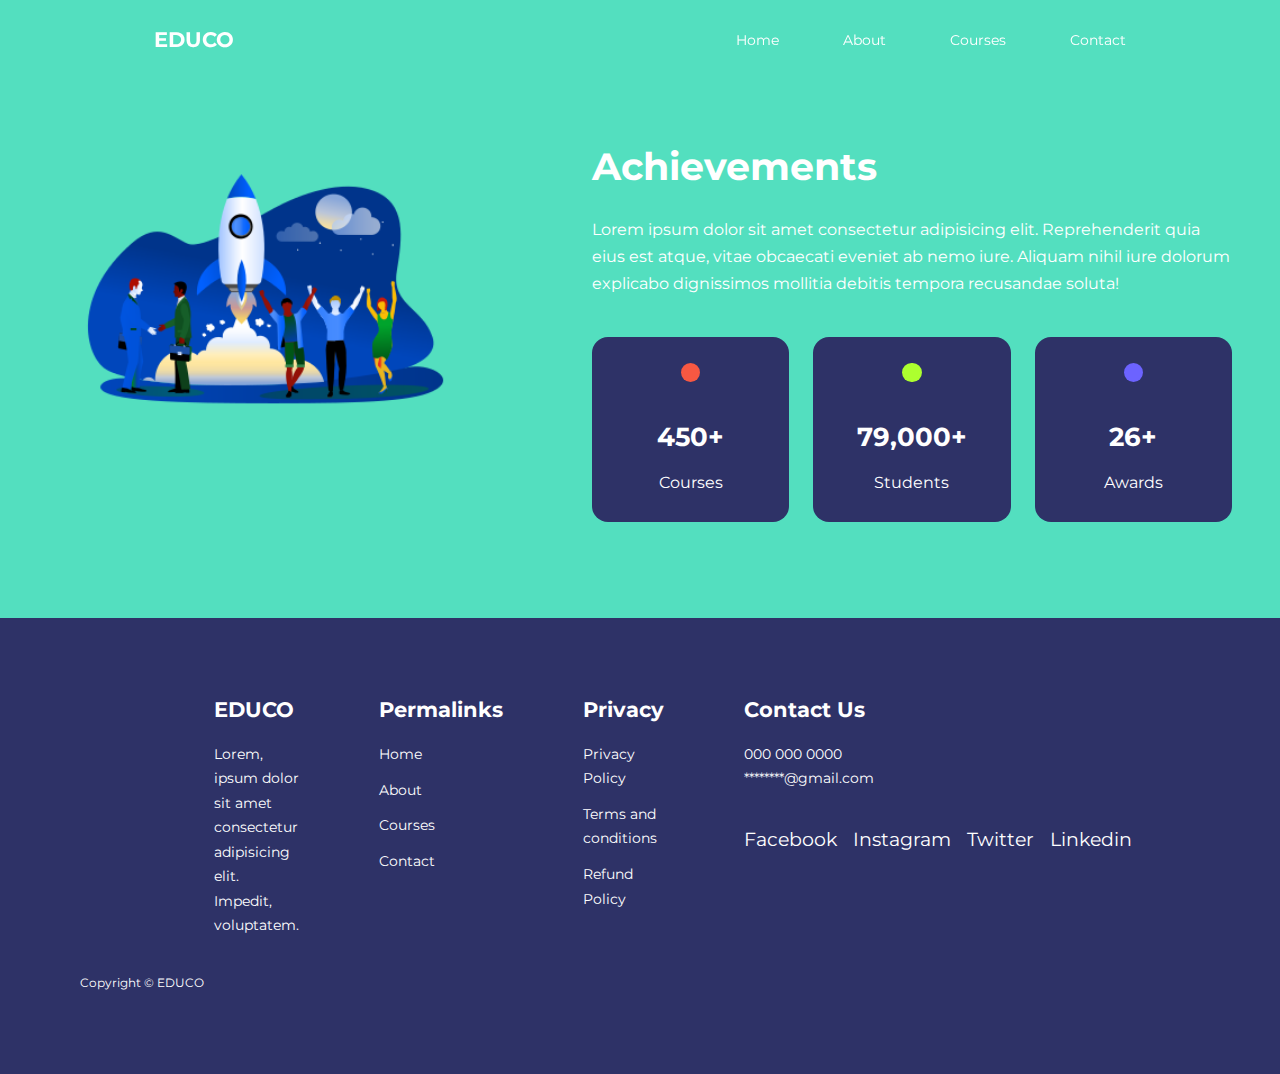
<file: EDUCO/about.html>
<!DOCTYPE html>
<html lang="en">
<head>
    <meta charset="UTF-8">
    <meta name="viewport" content="width=device-width, initial-scale=1.0">
    <title>Educo</title>

    <!-- ICONSCOUT CDN -->
    <link rel="stylesheet" href="https://unicons.iconscout.com/release/v2.1.6/css/unicons.css">

    <!-- google font montserrat -->
    <link rel="preconnect" href="https://fonts.googleapis.com">
    <link rel="preconnect" href="https://fonts.gstatic.com" crossorigin>
    <link href="https://fonts.googleapis.com/css2?family=Montserrat:wght@300;400;500;600;700;900&display=swap"  rel="stylesheet">

    <link rel="stylesheet" href="style.css">
    <link rel="stylesheet" href="about.css">
</head>
<body>
    <nav>
        <div class="container nav_container">   
            <a href="index.html"><h4>EDUCO</h4></a>
            <ul class="nav__menu">
                <li><a href="index.html">Home</a></li>
                <li><a href="about.html">About</a></li>
                <li><a href="courses.html">Courses</a></li>
                <li><a href="contact.html">Contact</a></li>
            </ul>
            <button id="open-menu-btn"><i class="uil uil-bars"></i></button>
            <button id="close-menu-btn"><i class="uil uil-multiply"></i></button>
        </div>
    </nav>


    <section class="about__achievements">
        <div class="container about__achievements-container">
            <img src="./education website assets/images/startup-launch.png" alt="Achievements">
        </div>

        <div class="about__achievements-right">
            <h1>Achievements</h1>
            <p>
                Lorem ipsum dolor sit amet consectetur adipisicing elit. Reprehenderit quia eius est atque, vitae obcaecati eveniet ab nemo iure. Aliquam nihil iure dolorum explicabo dignissimos mollitia debitis tempora recusandae soluta!
            </p>

            <div class="achievement__cards">
                <article class="achievement__card">
                    <span class="achievement__icon">
                        <i class="uil uil-video"></i>
                    </span>
                    <h3>450+</h3>
                    <p>Courses</p>
                </article>


                <article class="achievement__card">
                    <span class="achievement__icon">
                        <i class="uil uil-users-alt"></i>
                    </span>
                    <h3>79,000+</h3>
                    <p>Students</p>
                </article>


                <article class="achievement__card">
                    <span class="achievement__icon">
                        <i class="uil uil-trophy"></i>
                    </span>
                    <h3>26+</h3>
                    <p>Awards</p>
                </article>
            </div>
        </div>
    </section>


    <footer class="footer">

        <div class="container footer__container">

            <div class="footer1">
                <a href="index.html" class="footer_logo">
                    <h4>EDUCO</h4>
                </a>
                <p>
                    Lorem, ipsum dolor sit amet consectetur adipisicing elit. Impedit, voluptatem.
                </p>
            </div>

            <div class="footer2">
                <h4>Permalinks</h4>
                <ul class="permalinks">
                    <li><a href="index.html">Home</a></li>

                    <li><a href="about.html">About</a></li>

                    <li><a href="courses.html">Courses</a></li>

                    <li><a href="contact.html">Contact</a></li>
                </ul>
            </div>

            <div class="footer3">
                <h4>Privacy</h4>
                <ul class="privacy">
                    <li><a href="#">Privacy Policy</a></li>
                    <li><a href="#">Terms and conditions</a></li>
                    <li><a href="#">Refund Policy</a></li>
                </ul>
            </div>

            <div class="footer3">
                <h4>Contact Us</h4>
                <div>
                    <p>000 000 0000</p>
                    <p>********@gmail.com</p>
                </div>
                <ul class="footer__socials">
                <li><a href="#"><i class="uil uil-facebook-f"></i>Facebook</a></li>

                <li><a href="#"class="uil uil-instagram-alt"><i class=""></i>Instagram</a></li>

                <li><a href="#"><i  class="uil uil-twitter"></i>Twitter</a></li>

                <li><a href="#"><i class="uil uil-linkedin-alt"></i>Linkedin</a></li>
                </ul>

            </div>
        </div>
            <div class="footer__copuright">
                <small>Copyright &copy; EDUCO</small>
            </div>
    </footer>


    <script src=".//main.js"></script>

</body>
</html>
</file>
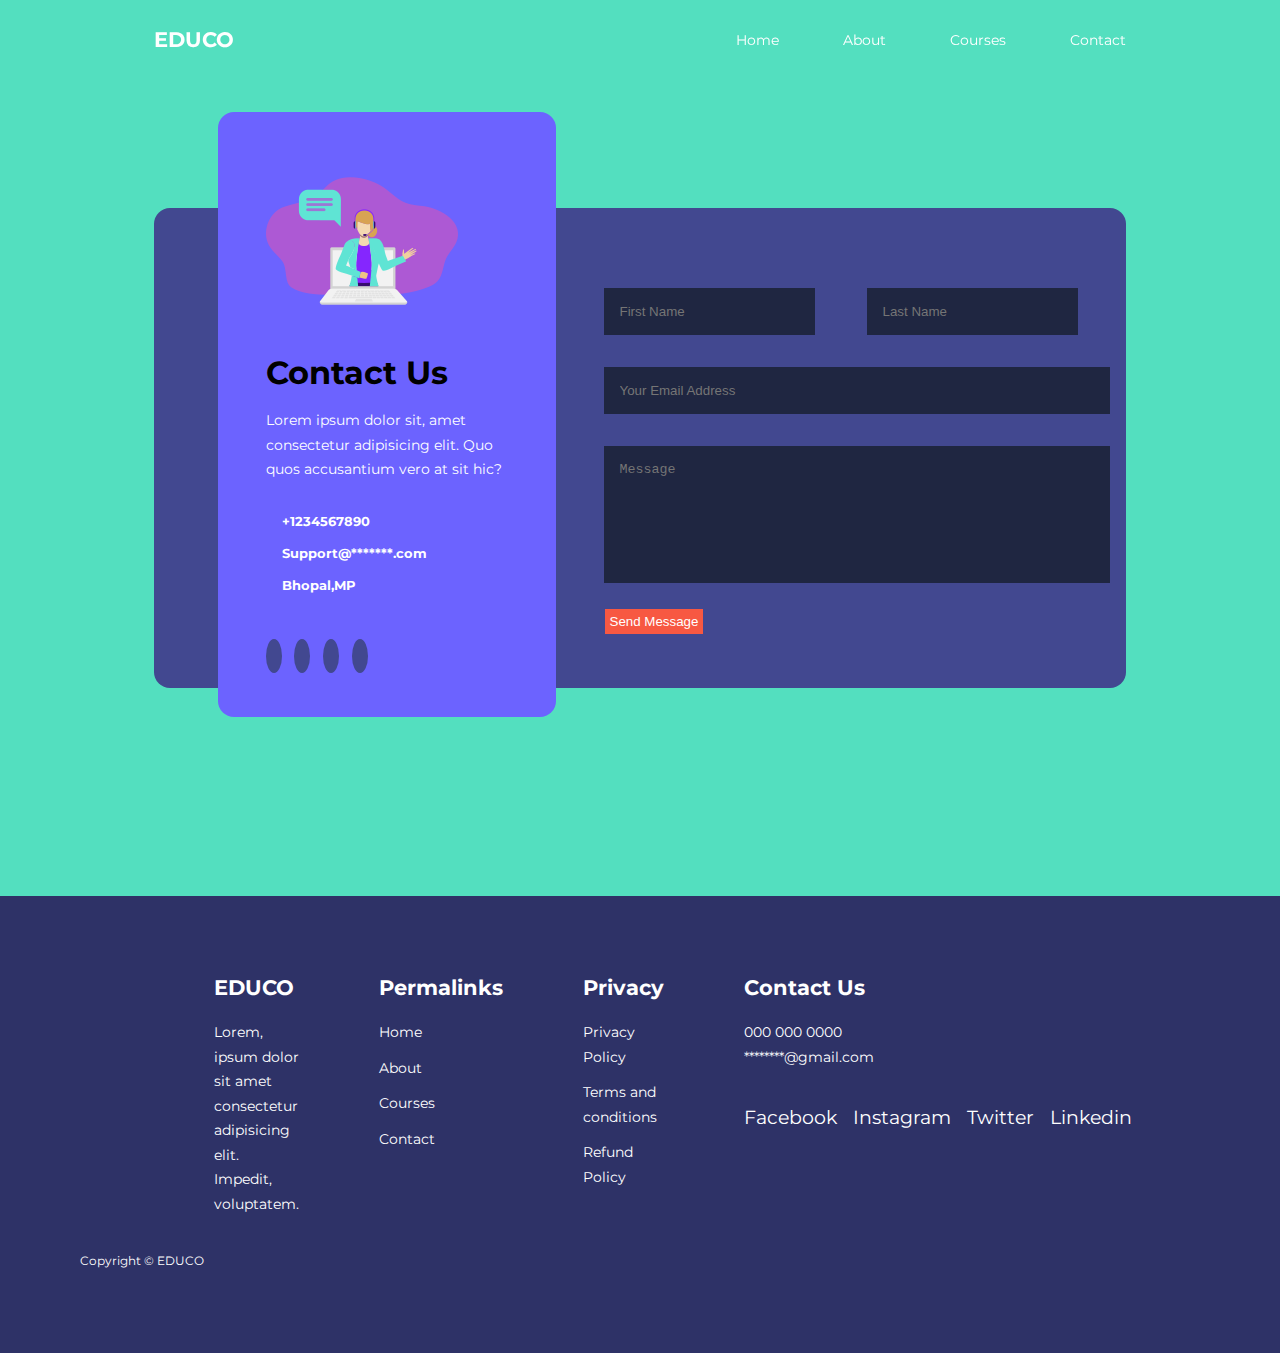
<file: EDUCO/contact.html>
<!DOCTYPE html>
<html lang="en">

<head>
    <meta charset="UTF-8">
    <meta name="viewport" content="width=device-width, initial-scale=1.0">
    <title>Educo</title>

    <!-- ICONSCOUT CDN -->
    <link rel="stylesheet" href="https://unicons.iconscout.com/release/v2.1.6/css/unicons.css">

    <!-- google font montserrat -->
    <link rel="preconnect" href="https://fonts.googleapis.com">
    <link rel="preconnect" href="https://fonts.gstatic.com" crossorigin>
    <link href="https://fonts.googleapis.com/css2?family=Montserrat:wght@300;400;500;600;700;900&display=swap"
        rel="stylesheet">

    <link rel="stylesheet" href="style.css">
    <link rel="stylesheet" href="contact.css">
    <style>
        .courses{
            margin-top: 1rem;
        }
    </style>
</head>

<body>
    <nav>
        <div class="container nav_container">
            <a href="index.html">
                <h4>EDUCO</h4>
            </a>
            <ul class="nav__menu">
                <li><a href="index.html">Home</a></li>
                <li><a href="about.html">About</a></li>
                <li><a href="courses.html">Courses</a></li>
                <li><a href="contact.html">Contact</a></li>
            </ul>
            <button id="open-menu-btn"><i class="uil uil-bars"></i></button>
            <button id="close-menu-btn"><i class="uil uil-multiply"></i></button>
        </div>
    </nav>


    <section class="contact">
        <div class="container contact__container">
            <aside class="contact__aside">
                <div class="aside__image">
                    <img src="./education website assets/images/virtual-assistant.png">
                </div>
                <h2>Contact Us</h2>
                <p>
                    Lorem ipsum dolor sit, amet consectetur adipisicing elit. Quo quos accusantium vero at sit hic?
                </p>
                <ul class="contact__details">
                    <li>
                        <i class="uil uil-phone-times "></i>
                        <h5>+1234567890</h5>
                    </li>
                    <li>
                        <i class="uil uil-envolope"></i>
                        <h5>Support@*******.com</h5>
                    </li>
                    <li>
                        <i class="uil uil-locate-point"></i>
                        <h5>Bhopal,MP</h5>
                    </li>
                </ul>
                <ul class="contact__socials">
                    <li><a href="#"><i class="uil uil-facebook-f"></i></a></li>
    
                    <li><a href="#"class="uil uil-instagram-alt"><i class=""></i></a></li>
    
                    <li><a href="#"><i  class="uil uil-twitter"></i></a></li>
    
                    <li><a href="#"><i class="uil uil-linkedin-alt"></i></a></li>
                    </ul>
            </aside>

            <form>
                <div class="form__name">
                    <input type="text" name="First Name" placeholder="First Name" required>
                    <input type="text" name="Last Name" placeholder="Last Name" required>
                </div>
                <input type="email" name="Email address" placeholder="Your Email Address" required>
                <textarea name="Message" rows="7" placeholder="Message" required></textarea>
                <button type="submit" class="btn btn-primary">Send Message</button>
            </form>
        </div>
    </section>



    <footer class="footer">

        <div class="container footer__container">

            <div class="footer1">
                <a href="index.html" class="footer_logo">
                    <h4>EDUCO</h4>
                </a>
                <p>
                    Lorem, ipsum dolor sit amet consectetur adipisicing elit. Impedit, voluptatem.
                </p>
            </div>

            <div class="footer2">
                <h4>Permalinks</h4>
                <ul class="permalinks">
                    <li><a href="index.html">Home</a></li>

                    <li><a href="about.html">About</a></li>

                    <li><a href="courses.html">Courses</a></li>

                    <li><a href="contact.html">Contact</a></li>
                </ul>
            </div>

            <div class="footer3">
                <h4>Privacy</h4>
                <ul class="privacy">
                    <li><a href="#">Privacy Policy</a></li>
                    <li><a href="#">Terms and conditions</a></li>
                    <li><a href="#">Refund Policy</a></li>
                </ul>
            </div>

            <div class="footer3">
                <h4>Contact Us</h4>
                <div>
                    <p>000 000 0000</p>
                    <p>********@gmail.com</p>
                </div>
                <ul class="footer__socials">
                    <li><a href="#"><i class="uil uil-facebook-f"></i>Facebook</a></li>

                    <li><a href="#" class="uil uil-instagram-alt"><i class=""></i>Instagram</a></li>

                    <li><a href="#"><i class="uil uil-twitter"></i>Twitter</a></li>

                    <li><a href="#"><i class="uil uil-linkedin-alt"></i>Linkedin</a></li>
                </ul>

            </div>
        </div>
        <div class="footer__copuright">
            <small>Copyright &copy; EDUCO</small>
        </div>
    </footer>


    <script src=".//main.js"></script>

</body>

</html>
</file>
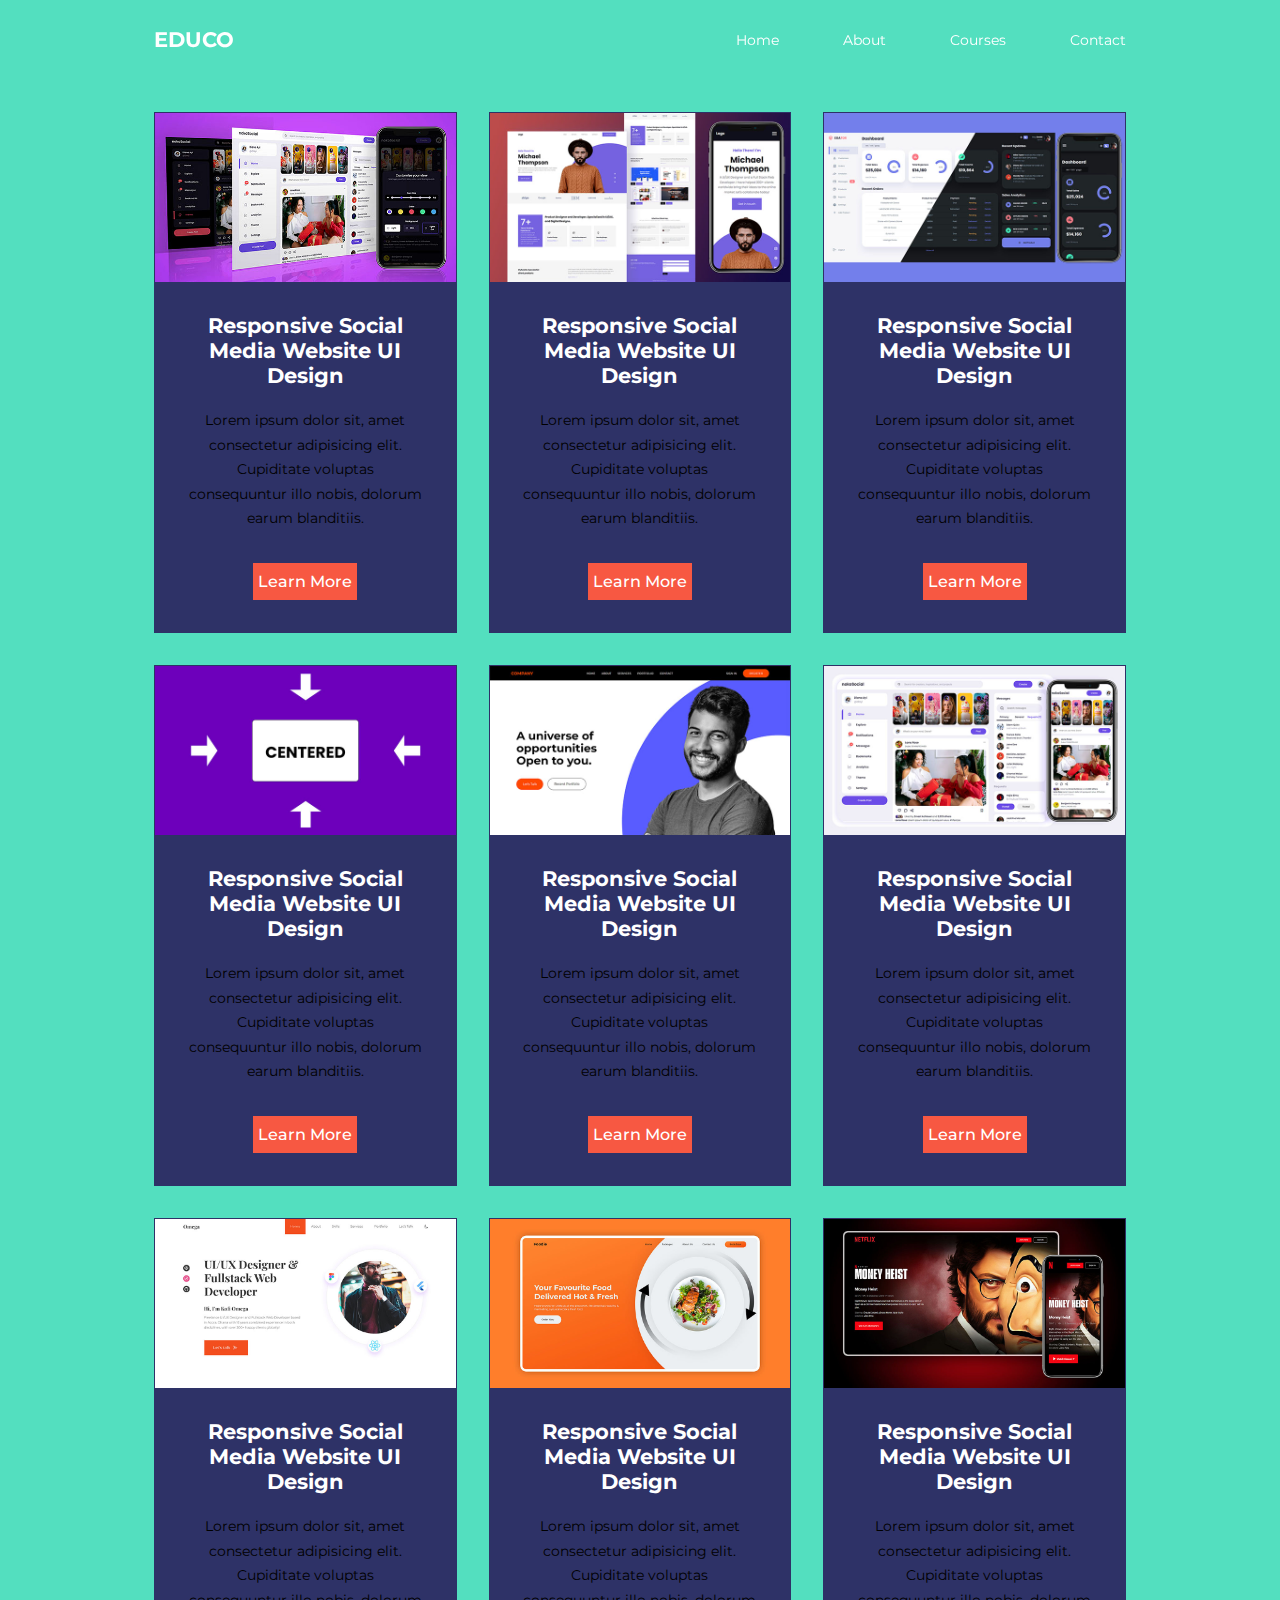
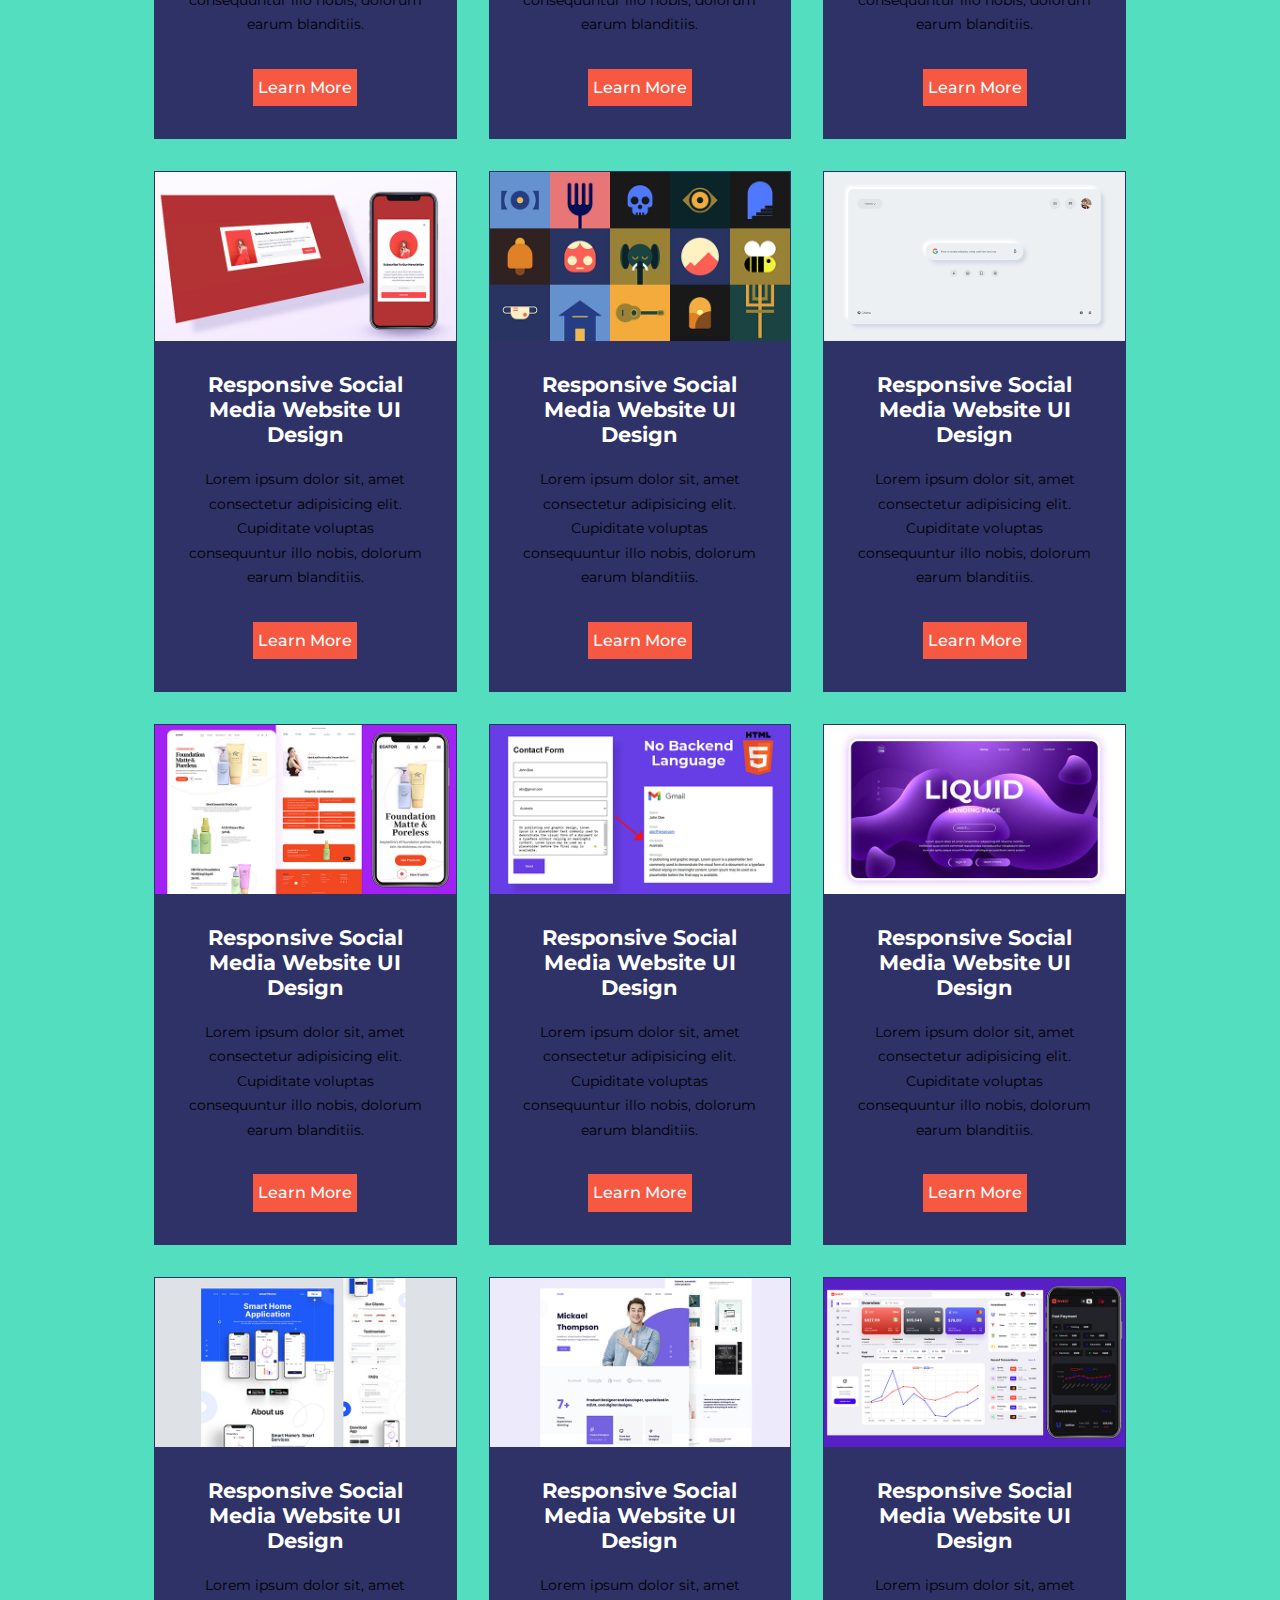
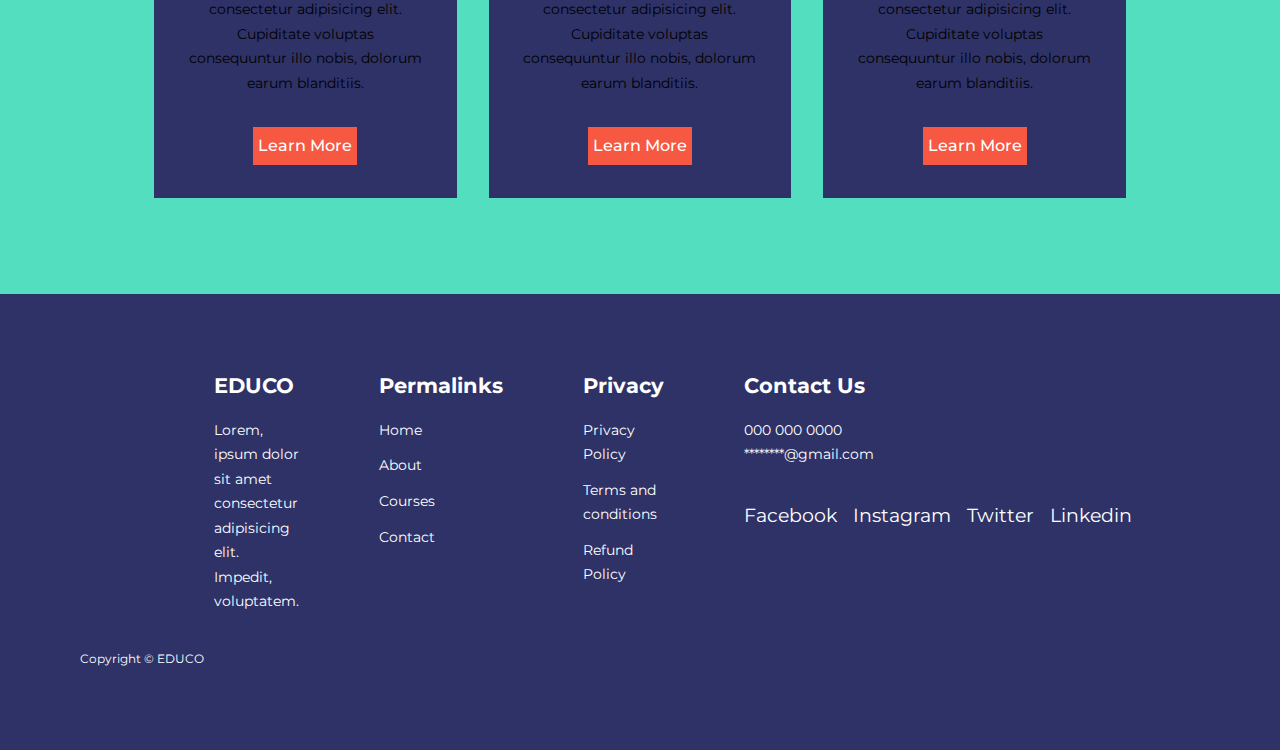
<file: EDUCO/courses.html>
<!DOCTYPE html>
<html lang="en">

<head>
    <meta charset="UTF-8">
    <meta name="viewport" content="width=device-width, initial-scale=1.0">
    <title>Educo</title>

    <!-- ICONSCOUT CDN -->
    <link rel="stylesheet" href="https://unicons.iconscout.com/release/v2.1.6/css/unicons.css">

    <!-- google font montserrat -->
    <link rel="preconnect" href="https://fonts.googleapis.com">
    <link rel="preconnect" href="https://fonts.gstatic.com" crossorigin>
    <link href="https://fonts.googleapis.com/css2?family=Montserrat:wght@300;400;500;600;700;900&display=swap"
        rel="stylesheet">

    <link rel="stylesheet" href="style.css">
    <style>
        .courses{
            margin-top: 1rem;
        }
    </style>
</head>

<body>
    <nav>
        <div class="container nav_container">
            <a href="index.html">
                <h4>EDUCO</h4>
            </a>
            <ul class="nav__menu">
                <li><a href="index.html">Home</a></li>
                <li><a href="about.html">About</a></li>
                <li><a href="courses.html">Courses</a></li>
                <li><a href="contact.html">Contact</a></li>
            </ul>
            <button id="open-menu-btn"><i class="uil uil-bars"></i></button>
            <button id="close-menu-btn"><i class="uil uil-multiply"></i></button>
        </div>
    </nav>


    <section class="courses">
        <div class="container courses__container">
            <article class="course">
                <div class="course__img">
                    <img src=".//education website assets/images/course1.jpg" alt="course">
                </div>
                <div class="courses__info">
                    <h4>Responsive Social Media Website UI Design</h4>
                    <p>Lorem ipsum dolor sit, amet consectetur adipisicing elit. Cupiditate voluptas consequuntur illo
                        nobis, dolorum earum blanditiis. </p>
                    <a href="courses.html" class="btn btn-primary">Learn More</a>
                </div>
            </article>

            <article class="course">
                <div class="course__img">
                    <img src=".//education website assets/images/course2.jpg" alt="course">
                </div>
                <div class="courses__info">
                    <h4>Responsive Social Media Website UI Design</h4>
                    <p>Lorem ipsum dolor sit, amet consectetur adipisicing elit. Cupiditate voluptas consequuntur illo
                        nobis, dolorum earum blanditiis. </p>
                    <a href="courses.html" class="btn btn-primary">Learn More</a>
                </div>
            </article>

            <article class="course">
                <div class="course__img">
                    <img src=".//education website assets/images/course3.jpg" alt="course">
                </div>
                <div class="courses__info">
                    <h4>Responsive Social Media Website UI Design</h4>
                    <p>Lorem ipsum dolor sit, amet consectetur adipisicing elit. Cupiditate voluptas consequuntur illo
                        nobis, dolorum earum blanditiis. </p>
                    <a href="courses.html" class="btn btn-primary">Learn More</a>
                </div>
            </article>
            <article class="course">
                <div class="course__img">
                    <img src=".//education website assets/images/course4.jpg" alt="course">
                </div>
                <div class="courses__info">
                    <h4>Responsive Social Media Website UI Design</h4>
                    <p>Lorem ipsum dolor sit, amet consectetur adipisicing elit. Cupiditate voluptas consequuntur illo
                        nobis, dolorum earum blanditiis. </p>
                    <a href="courses.html" class="btn btn-primary">Learn More</a>
                </div>
            </article>

            <article class="course">
                <div class="course__img">
                    <img src=".//education website assets/images/course5.jpg" alt="course">
                </div>
                <div class="courses__info">
                    <h4>Responsive Social Media Website UI Design</h4>
                    <p>Lorem ipsum dolor sit, amet consectetur adipisicing elit. Cupiditate voluptas consequuntur illo
                        nobis, dolorum earum blanditiis. </p>
                    <a href="courses.html" class="btn btn-primary">Learn More</a>
                </div>
            </article>

            <article class="course">
                <div class="course__img">
                    <img src=".//education website assets/images/course6.jpg" alt="course">
                </div>
                <div class="courses__info">
                    <h4>Responsive Social Media Website UI Design</h4>
                    <p>Lorem ipsum dolor sit, amet consectetur adipisicing elit. Cupiditate voluptas consequuntur illo
                        nobis, dolorum earum blanditiis. </p>
                    <a href="courses.html" class="btn btn-primary">Learn More</a>
                </div>
            </article>
            <article class="course">
                <div class="course__img">
                    <img src=".//education website assets/images/course7.jpg" alt="course">
                </div>
                <div class="courses__info">
                    <h4>Responsive Social Media Website UI Design</h4>
                    <p>Lorem ipsum dolor sit, amet consectetur adipisicing elit. Cupiditate voluptas consequuntur illo
                        nobis, dolorum earum blanditiis. </p>
                    <a href="courses.html" class="btn btn-primary">Learn More</a>
                </div>
            </article>

            <article class="course">
                <div class="course__img">
                    <img src=".//education website assets/images/course8.jpg" alt="course">
                </div>
                <div class="courses__info">
                    <h4>Responsive Social Media Website UI Design</h4>
                    <p>Lorem ipsum dolor sit, amet consectetur adipisicing elit. Cupiditate voluptas consequuntur illo
                        nobis, dolorum earum blanditiis. </p>
                    <a href="courses.html" class="btn btn-primary">Learn More</a>
                </div>
            </article>

            <article class="course">
                <div class="course__img">
                    <img src=".//education website assets/images/course9.jpg" alt="course">
                </div>
                <div class="courses__info">
                    <h4>Responsive Social Media Website UI Design</h4>
                    <p>Lorem ipsum dolor sit, amet consectetur adipisicing elit. Cupiditate voluptas consequuntur illo
                        nobis, dolorum earum blanditiis. </p>
                    <a href="courses.html" class="btn btn-primary">Learn More</a>
                </div>
            </article>
            <article class="course">
                <div class="course__img">
                    <img src=".//education website assets/images/course10.jpg" alt="course">
                </div>
                <div class="courses__info">
                    <h4>Responsive Social Media Website UI Design</h4>
                    <p>Lorem ipsum dolor sit, amet consectetur adipisicing elit. Cupiditate voluptas consequuntur illo
                        nobis, dolorum earum blanditiis. </p>
                    <a href="courses.html" class="btn btn-primary">Learn More</a>
                </div>
            </article>

            <article class="course">
                <div class="course__img">
                    <img src=".//education website assets/images/course11.jpg" alt="course">
                </div>
                <div class="courses__info">
                    <h4>Responsive Social Media Website UI Design</h4>
                    <p>Lorem ipsum dolor sit, amet consectetur adipisicing elit. Cupiditate voluptas consequuntur illo
                        nobis, dolorum earum blanditiis. </p>
                    <a href="courses.html" class="btn btn-primary">Learn More</a>
                </div>
            </article>

            <article class="course">
                <div class="course__img">
                    <img src=".//education website assets/images/course12.jpg" alt="course">
                </div>
                <div class="courses__info">
                    <h4>Responsive Social Media Website UI Design</h4>
                    <p>Lorem ipsum dolor sit, amet consectetur adipisicing elit. Cupiditate voluptas consequuntur illo
                        nobis, dolorum earum blanditiis. </p>
                    <a href="courses.html" class="btn btn-primary">Learn More</a>
                </div>
            </article>
            <article class="course">
                <div class="course__img">
                    <img src=".//education website assets/images/course13.jpg" alt="course">
                </div>
                <div class="courses__info">
                    <h4>Responsive Social Media Website UI Design</h4>
                    <p>Lorem ipsum dolor sit, amet consectetur adipisicing elit. Cupiditate voluptas consequuntur illo
                        nobis, dolorum earum blanditiis. </p>
                    <a href="courses.html" class="btn btn-primary">Learn More</a>
                </div>
            </article>

            <article class="course">
                <div class="course__img">
                    <img src=".//education website assets/images/course14.jpg" alt="course">
                </div>
                <div class="courses__info">
                    <h4>Responsive Social Media Website UI Design</h4>
                    <p>Lorem ipsum dolor sit, amet consectetur adipisicing elit. Cupiditate voluptas consequuntur illo
                        nobis, dolorum earum blanditiis. </p>
                    <a href="courses.html" class="btn btn-primary">Learn More</a>
                </div>
            </article>

            <article class="course">
                <div class="course__img">
                    <img src=".//education website assets/images/course15.jpg" alt="course">
                </div>
                <div class="courses__info">
                    <h4>Responsive Social Media Website UI Design</h4>
                    <p>Lorem ipsum dolor sit, amet consectetur adipisicing elit. Cupiditate voluptas consequuntur illo
                        nobis, dolorum earum blanditiis. </p>
                    <a href="courses.html" class="btn btn-primary">Learn More</a>
                </div>
            </article>
            <article class="course">
                <div class="course__img">
                    <img src=".//education website assets/images/course18.jpg" alt="course">
                </div>
                <div class="courses__info">
                    <h4>Responsive Social Media Website UI Design</h4>
                    <p>Lorem ipsum dolor sit, amet consectetur adipisicing elit. Cupiditate voluptas consequuntur illo
                        nobis, dolorum earum blanditiis. </p>
                    <a href="courses.html" class="btn btn-primary">Learn More</a>
                </div>
            </article>
            <article class="course">
                <div class="course__img">
                    <img src=".//education website assets/images/course16.jpg" alt="course">
                </div>
                <div class="courses__info">
                    <h4>Responsive Social Media Website UI Design</h4>
                    <p>Lorem ipsum dolor sit, amet consectetur adipisicing elit. Cupiditate voluptas consequuntur illo
                        nobis, dolorum earum blanditiis. </p>
                    <a href="courses.html" class="btn btn-primary">Learn More</a>
                </div>
            </article>
            <article class="course">
                <div class="course__img">
                    <img src=".//education website assets/images/course17.jpg" alt="course">
                </div>
                <div class="courses__info">
                    <h4>Responsive Social Media Website UI Design</h4>
                    <p>Lorem ipsum dolor sit, amet consectetur adipisicing elit. Cupiditate voluptas consequuntur illo
                        nobis, dolorum earum blanditiis. </p>
                    <a href="courses.html" class="btn btn-primary">Learn More</a>
                </div>
            </article>
        </div>
    </section>


    <footer class="footer">

        <div class="container footer__container">

            <div class="footer1">
                <a href="index.html" class="footer_logo">
                    <h4>EDUCO</h4>
                </a>
                <p>
                    Lorem, ipsum dolor sit amet consectetur adipisicing elit. Impedit, voluptatem.
                </p>
            </div>

            <div class="footer2">
                <h4>Permalinks</h4>
                <ul class="permalinks">
                    <li><a href="index.html">Home</a></li>

                    <li><a href="about.html">About</a></li>

                    <li><a href="courses.html">Courses</a></li>

                    <li><a href="contact.html">Contact</a></li>
                </ul>
            </div>

            <div class="footer3">
                <h4>Privacy</h4>
                <ul class="privacy">
                    <li><a href="#">Privacy Policy</a></li>
                    <li><a href="#">Terms and conditions</a></li>
                    <li><a href="#">Refund Policy</a></li>
                </ul>
            </div>

            <div class="footer3">
                <h4>Contact Us</h4>
                <div>
                    <p>000 000 0000</p>
                    <p>********@gmail.com</p>
                </div>
                <ul class="footer__socials">
                    <li><a href="#"><i class="uil uil-facebook-f"></i>Facebook</a></li>

                    <li><a href="#" class="uil uil-instagram-alt"><i class=""></i>Instagram</a></li>

                    <li><a href="#"><i class="uil uil-twitter"></i>Twitter</a></li>

                    <li><a href="#"><i class="uil uil-linkedin-alt"></i>Linkedin</a></li>
                </ul>

            </div>
        </div>
        <div class="footer__copuright">
            <small>Copyright &copy; EDUCO</small>
        </div>
    </footer>


    <script src=".//main.js"></script>

</body>

</html>
</file>
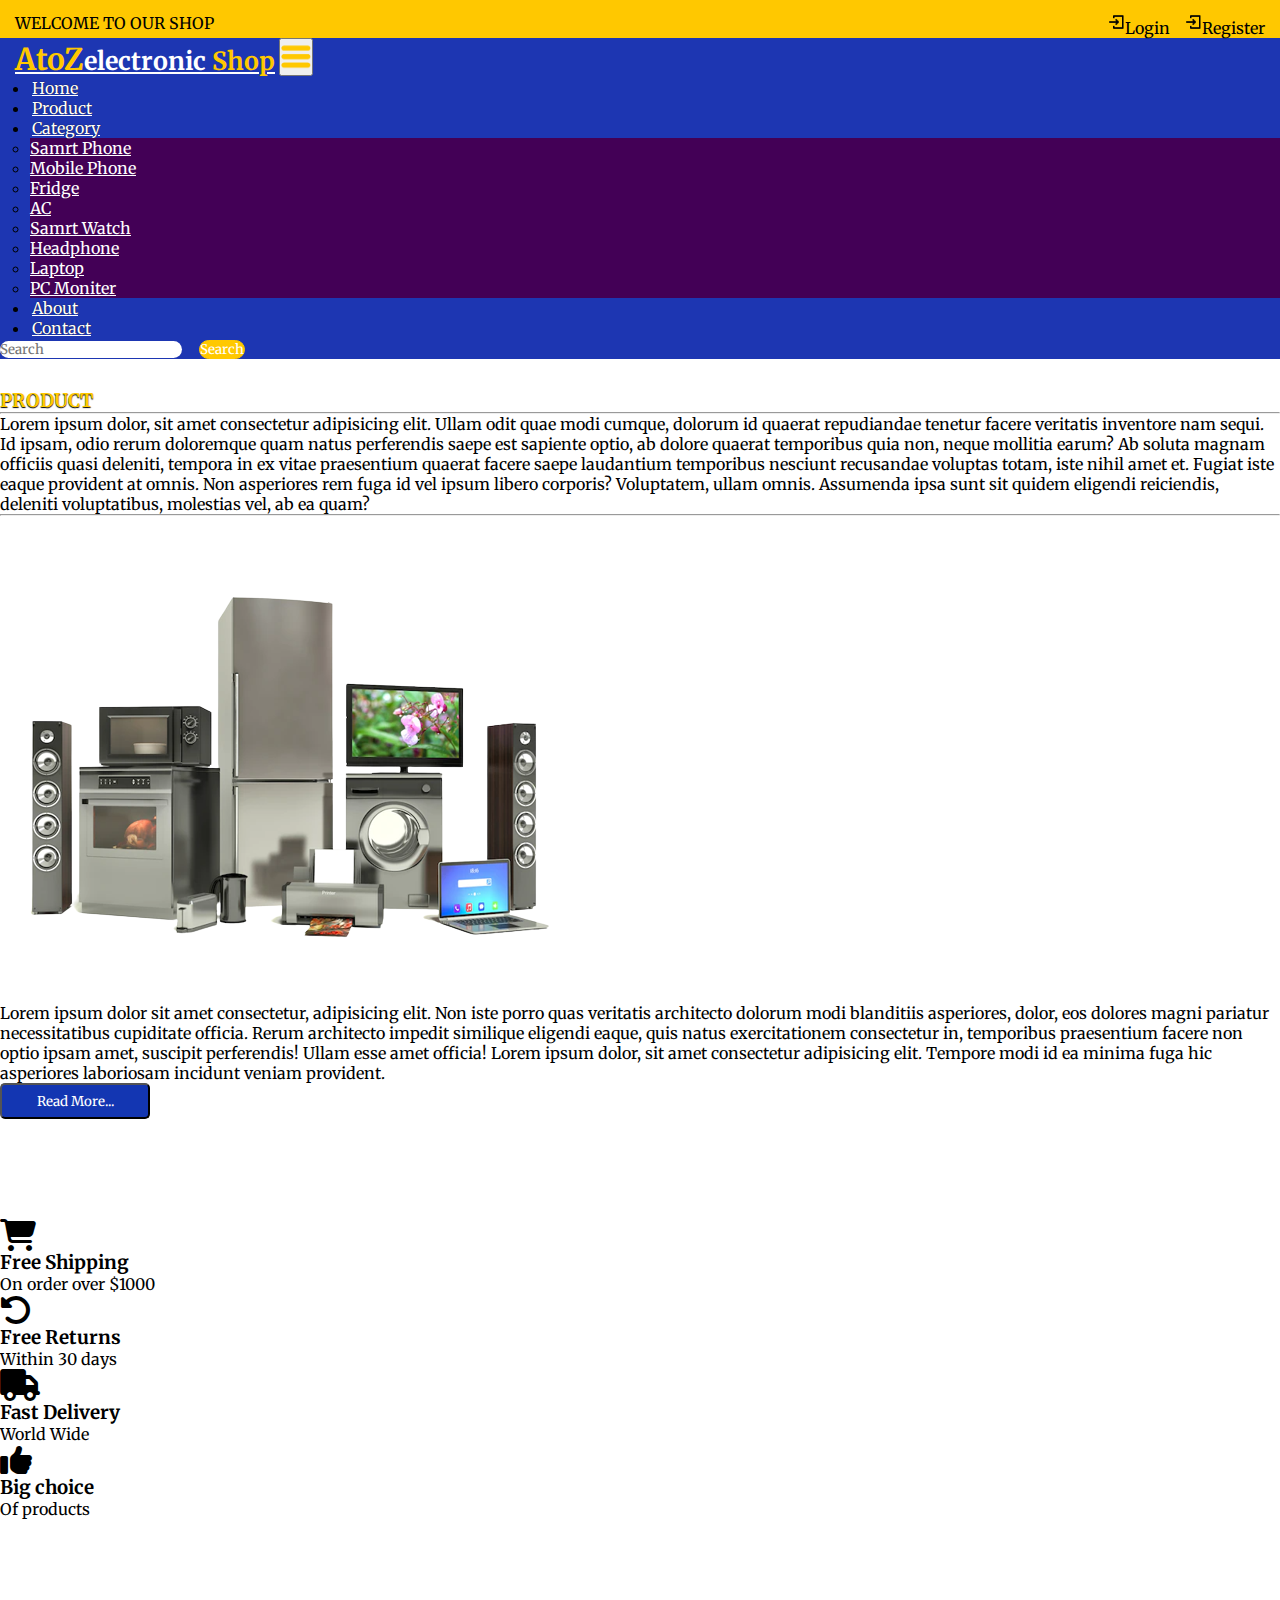
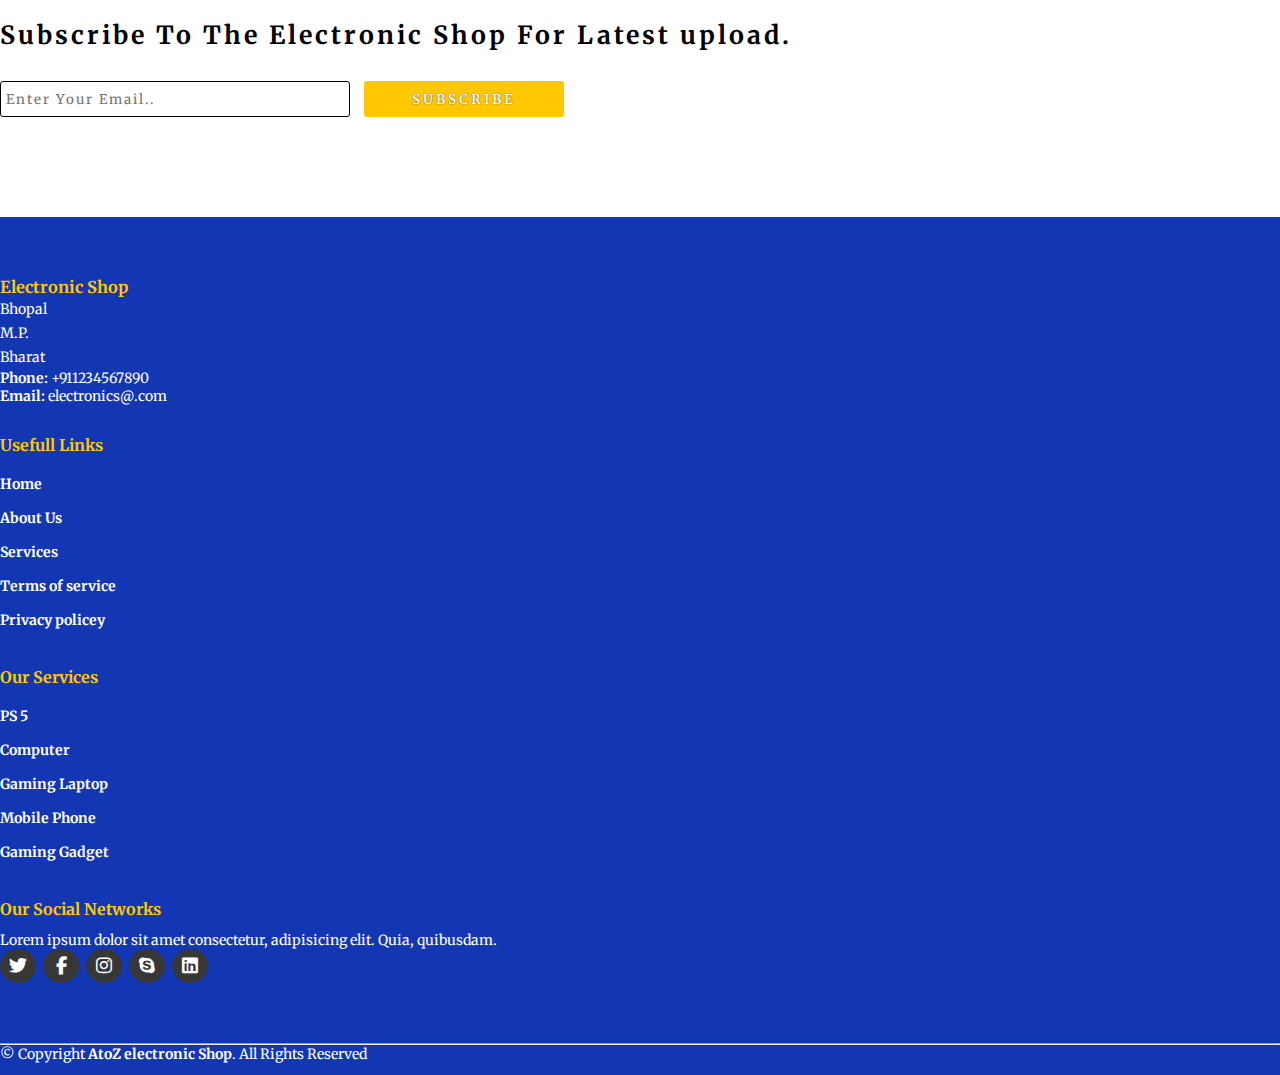
<file: AtoZ electronic shop/electronic shop/about.html>
<!DOCTYPE html>
<html lang="en">

<head>
  <meta charset="UTF-8">
  <meta http-equiv="X-UA-Compatible" content="IE=edge">
  <meta name="viewport" content="width=device-width, initial-scale=1.0">
  <title>AtoZ electronic Shop</title>
  <link rel="stylesheet" href="style.css">
  <link rel="stylesheet" href="https://cdnjs.cloudflare.com/ajax/libs/font-awesome/6.2.0/css/all.min.css">
  <!-- bootstrap links -->
  <link href="https://cdn.jsdelivr.net/npm/bootstrap@5.0.2/dist/css/bootstrap.min.css" rel="stylesheet"
    integrity="sha384-EVSTQN3/azprG1Anm3QDgpJLIm9Nao0Yz1ztcQTwFspd3yD65VohhpuuCOmLASjC" crossorigin="anonymous">
  <!-- bootstrap links -->
  <!-- fonts links -->
  <link rel="preconnect" href="https://fonts.googleapis.com">
  <link rel="preconnect" href="https://fonts.gstatic.com" crossorigin>
  <link href="https://fonts.googleapis.com/css2?family=Merriweather&display=swap" rel="stylesheet">
  <!-- fonts links -->
</head>

<body>

  <!-- top navbar -->
  <div class="top-navbar">
    <p>WELCOME TO OUR SHOP</p>
    <div class="icons">
      <a href="login.html"><img src="./images/register.png" alt="" width="18px">Login</a>
      <a href="register.html"><img src="./images/register.png" alt="" width="18px">Register</a>
    </div>
  </div>
  <!-- top navbar -->

  <!-- navbar -->
  <nav class="navbar navbar-expand-lg" id="navbar">
    <div class="container-fluid">
      <a class="navbar-brand" href="index.html" id="logo"><span id="span1">AtoZ</span>electronic <span>Shop</span></a>
      <button class="navbar-toggler" type="button" data-bs-toggle="collapse" data-bs-target="#navbarSupportedContent"
        aria-controls="navbarSupportedContent" aria-expanded="false" aria-label="Toggle navigation">
        <span><img src="./images/menu.png" alt="" width="30px"></span>
      </button>
      <div class="collapse navbar-collapse" id="navbarSupportedContent">
        <ul class="navbar-nav me-auto mb-2 mb-lg-0">
          <li class="nav-item">
            <a class="nav-link active" aria-current="page" href="index.html">Home</a>
          </li>
          <li class="nav-item">
            <a class="nav-link" href="#">Product</a>
          </li>
          <li class="nav-item dropdown">
            <a class="nav-link dropdown-toggle" href="#" id="navbarDropdown" role="button" data-bs-toggle="dropdown"
              aria-expanded="false">
              Category
            </a>
            <ul class="dropdown-menu" aria-labelledby="navbarDropdown" style="background-color: rgb(67 0 86);">
              <li><a class="dropdown-item" href="#">Samrt Phone</a></li>
              <li><a class="dropdown-item" href="#">Mobile Phone</a></li>
              <li><a class="dropdown-item" href="#">Fridge</a></li>
              <li><a class="dropdown-item" href="#">AC</a></li>
              <li><a class="dropdown-item" href="#">Samrt Watch</a></li>
              <li><a class="dropdown-item" href="#">Headphone</a></li>
              <li><a class="dropdown-item" href="#">Laptop</a></li>
              <li><a class="dropdown-item" href="#">PC Moniter</a></li>
            </ul>
          </li>
          <li class="nav-item">
            <a class="nav-link" href="about.html">About</a>
          </li>
          <li class="nav-item">
            <a class="nav-link" href="contact.html">Contact</a>
          </li>
        </ul>
        <form class="d-flex" id="search">
          <input class="form-control me-2" type="search" placeholder="Search" aria-label="Search">
          <button class="btn btn-outline-success" type="submit">Search</button>
        </form>
      </div>
    </div>
  </nav>
  <!-- navbar -->

  <div class="container" id="about">
    <h3>PRODUCT</h3>
    <hr>
    <p>Lorem ipsum dolor, sit amet consectetur adipisicing elit. Ullam odit quae modi cumque, dolorum id quaerat
      repudiandae tenetur facere veritatis inventore nam sequi. Id ipsam, odio rerum doloremque quam natus perferendis
      saepe est sapiente optio, ab dolore quaerat temporibus quia non, neque mollitia earum? Ab soluta magnam officiis
      quasi deleniti, tempora in ex vitae praesentium quaerat facere saepe laudantium temporibus nesciunt recusandae
      voluptas totam, iste nihil amet et. Fugiat iste eaque provident at omnis. Non asperiores rem fuga id vel ipsum
      libero corporis? Voluptatem, ullam omnis. Assumenda ipsa sunt sit quidem eligendi reiciendis, deleniti
      voluptatibus, molestias vel, ab ea quam?</p>
    <hr>
    <div class="row" style="margin-top: 50px;">
      <div class="col-md-5 py-3 py-md-0">
        <div class="card">
          <img src="./images/background.png" alt="">
        </div>
      </div>
      <div class="col-md-7 py-3 py-md-0">
        <p>Lorem ipsum dolor sit amet consectetur, adipisicing elit. Non iste porro quas veritatis architecto dolorum modi blanditiis asperiores, dolor, eos dolores magni pariatur necessitatibus cupiditate officia. Rerum architecto impedit similique eligendi eaque, quis natus exercitationem consectetur in, temporibus praesentium facere non optio ipsam amet, suscipit perferendis! Ullam esse amet officia!
        Lorem ipsum dolor, sit amet consectetur adipisicing elit. Tempore modi id ea minima fuga hic asperiores laboriosam incidunt veniam provident.
        </p>
        <button>Read More...</button>
      </div>
    </div>
  </div>
  <!-- offer -->
  <div class="container" id="offer">
    <div class="row">
      <div class="col-md-3 py-3 py-md-0">
        <i class="fa-solid fa-cart-shopping"></i>
        <h3>Free Shipping</h3>
        <p>On order over $1000</p>
      </div>
      <div class="col-md-3 py-3 py-md-0">
        <i class="fa-solid fa-rotate-left"></i>
        <h3>Free Returns</h3>
        <p>Within 30 days</p>
      </div>
      <div class="col-md-3 py-3 py-md-0">
        <i class="fa-solid fa-truck"></i>
        <h3>Fast Delivery</h3>
        <p>World Wide</p>
      </div>
      <div class="col-md-3 py-3 py-md-0">
        <i class="fa-solid fa-thumbs-up"></i>
        <h3>Big choice</h3>
        <p>Of products</p>
      </div>
    </div>
  </div>
  <!-- offer -->

  <!-- newslater -->
  <div class="container" id="newslater">
    <h3 class="text-center">Subscribe To The Electronic Shop For Latest upload.</h3>
    <div class="input text-center">
      <input type="text" placeholder="Enter Your Email..">
      <button id="subscribe">SUBSCRIBE</button>
    </div>
  </div>
  <!-- newslater -->

  <!-- footer -->
  <footer id="footer">
    <div class="footer-top">
      <div class="container">
        <div class="row">

          <div class="col-lg-3 col-md-6 footer-contact">
            <h3>Electronic Shop</h3>
            <p>
              Bhopal <br>
              M.P. <br>
              Bharat <br>
            </p>
            <strong>Phone:</strong> +911234567890 <br>
            <strong>Email:</strong> electronics@.com <br>
          </div>

          <div class="col-lg-3 col-md-6 footer-links">
            <h4>Usefull Links</h4>
            <ul>
              <li><a href="#">Home</a></li>
              <li><a href="#">About Us</a></li>
              <li><a href="#">Services</a></li>
              <li><a href="#">Terms of service</a></li>
              <li><a href="#">Privacy policey</a></li>
            </ul>
          </div>

          <div class="col-lg-3 col-md-6 footer-links">
            <h4>Our Services</h4>

            <ul>
              <li><a href="#">PS 5</a></li>
              <li><a href="#">Computer</a></li>
              <li><a href="#">Gaming Laptop</a></li>
              <li><a href="#">Mobile Phone</a></li>
              <li><a href="#">Gaming Gadget</a></li>
            </ul>
          </div>

          <div class="col-lg-3 col-md-6 footer-links">
            <h4>Our Social Networks</h4>
            <p>Lorem ipsum dolor sit amet consectetur, adipisicing elit. Quia, quibusdam.</p>

            <div class="socail-links mt-3">
              <a href="#"><i class="fa-brands fa-twitter"></i></a>
              <a href="#"><i class="fa-brands fa-facebook-f"></i></a>
              <a href="#"><i class="fa-brands fa-instagram"></i></a>
              <a href="#"><i class="fa-brands fa-skype"></i></a>
              <a href="#"><i class="fa-brands fa-linkedin"></i></a>
            </div>
          </div>
        </div>
      </div>
    </div>
    <hr>
    <div class="container py-4">
      <div class="copyright">
        &copy; Copyright <strong><span>AtoZ electronic Shop</span></strong>. All Rights Reserved
      </div>
    </div>
  </footer>
  <!-- footer -->
  <script src="https://cdn.jsdelivr.net/npm/bootstrap@5.0.2/dist/js/bootstrap.bundle.min.js"
    integrity="sha384-MrcW6ZMFYlzcLA8Nl+NtUVF0sA7MsXsP1UyJoMp4YLEuNSfAP+JcXn/tWtIaxVXM"
    crossorigin="anonymous"></script>
</body>
</html>
</file>
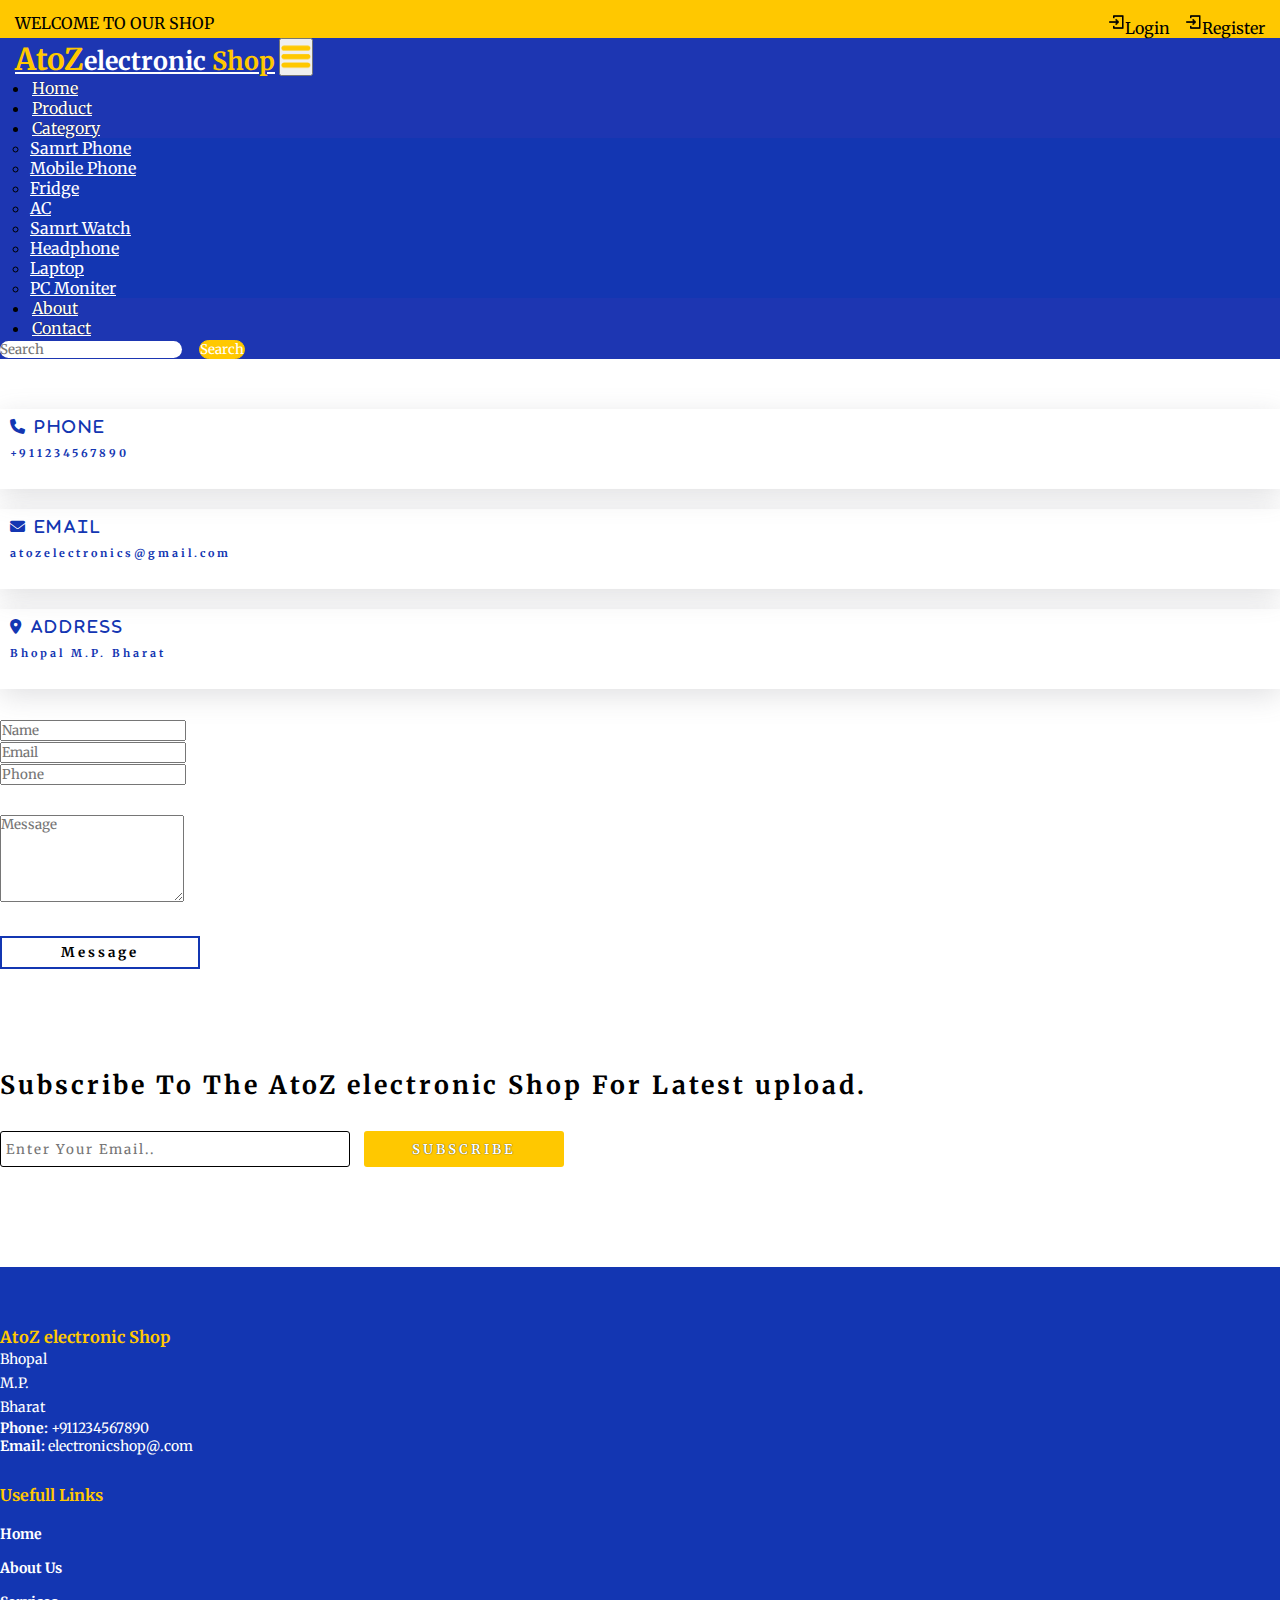
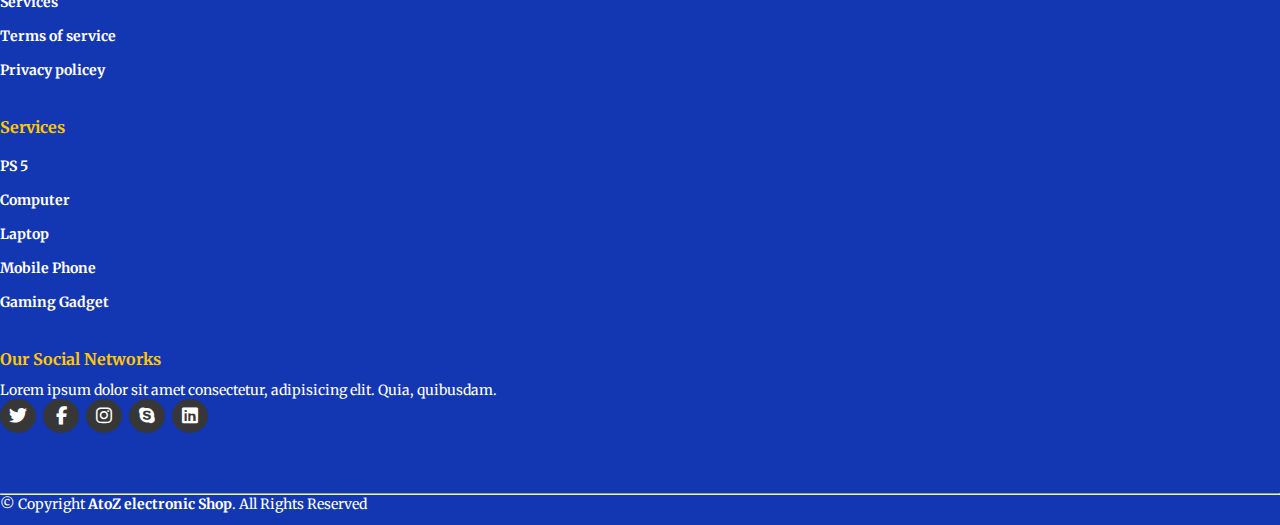
<file: AtoZ electronic shop/electronic shop/contact.html>
<!DOCTYPE html>
<html lang="en">

<head>
  <meta charset="UTF-8">
  <meta http-equiv="X-UA-Compatible" content="IE=edge">
  <meta name="viewport" content="width=device-width, initial-scale=1.0">
  <title>Electronic Shop</title>
  <link rel="stylesheet" href="style.css">
  <link rel="stylesheet" href="https://cdnjs.cloudflare.com/ajax/libs/font-awesome/6.2.0/css/all.min.css">
  <!-- bootstrap links -->
  <link href="https://cdn.jsdelivr.net/npm/bootstrap@5.0.2/dist/css/bootstrap.min.css" rel="stylesheet"
    integrity="sha384-EVSTQN3/azprG1Anm3QDgpJLIm9Nao0Yz1ztcQTwFspd3yD65VohhpuuCOmLASjC" crossorigin="anonymous">
  <!-- bootstrap links -->
  <!-- fonts links -->
  <link rel="preconnect" href="https://fonts.googleapis.com">
  <link rel="preconnect" href="https://fonts.gstatic.com" crossorigin>
  <link href="https://fonts.googleapis.com/css2?family=Merriweather&display=swap" rel="stylesheet">
  <!-- fonts links -->
</head>

<body>

  <!-- top navbar -->
  <div class="top-navbar">
    <p>WELCOME TO OUR SHOP</p>
    <div class="icons">
      <a href="login.html"><img src="./images/register.png" alt="" width="18px">Login</a>
      <a href="register.html"><img src="./images/register.png" alt="" width="18px">Register</a>
    </div>
  </div>
  <!-- top navbar -->

  <!-- navbar -->
  <nav class="navbar navbar-expand-lg" id="navbar">
    <div class="container-fluid">
      <a class="navbar-brand" href="index.html" id="logo"><span id="span1">AtoZ</span>electronic <span>Shop</span></a>
      <button class="navbar-toggler" type="button" data-bs-toggle="collapse" data-bs-target="#navbarSupportedContent"
        aria-controls="navbarSupportedContent" aria-expanded="false" aria-label="Toggle navigation">
        <span><img src="./images/menu.png" alt="" width="30px"></span>
      </button>
      <div class="collapse navbar-collapse" id="navbarSupportedContent">
        <ul class="navbar-nav me-auto mb-2 mb-lg-0">
          <li class="nav-item">
            <a class="nav-link active" aria-current="page" href="index.html">Home</a>
          </li>
          <li class="nav-item">
            <a class="nav-link" href="#">Product</a>
          </li>
          <li class="nav-item dropdown">
            <a class="nav-link dropdown-toggle" href="#" id="navbarDropdown" role="button" data-bs-toggle="dropdown"
              aria-expanded="false">
              Category
            </a>
            <ul class="dropdown-menu" aria-labelledby="navbarDropdown" style="background-color: rgb(19 54 178);">
              <li><a class="dropdown-item" href="#">Samrt Phone</a></li>
              <li><a class="dropdown-item" href="#">Mobile Phone</a></li>
              <li><a class="dropdown-item" href="#">Fridge</a></li>
              <li><a class="dropdown-item" href="#">AC</a></li>
              <li><a class="dropdown-item" href="#">Samrt Watch</a></li>
              <li><a class="dropdown-item" href="#">Headphone</a></li>
              <li><a class="dropdown-item" href="#">Laptop</a></li>
              <li><a class="dropdown-item" href="#">PC Moniter</a></li>
            </ul>
          </li>
          <li class="nav-item">
            <a class="nav-link" href="about.html">About</a>
          </li>
          <li class="nav-item">
            <a class="nav-link" href="contact.html">Contact</a>
          </li>
        </ul>
        <form class="d-flex" id="search">
          <input class="form-control me-2" type="search" placeholder="Search" aria-label="Search">
          <button class="btn btn-outline-success" type="submit">Search</button>
        </form>
      </div>
    </div>
  </nav>
  <!-- navbar -->

  <div class="container" id="contact">
    <div class="row" style="margin-top: 50px;">
      <div class="col-md-4 py-3 py-md-0">
        <div class="card">
          <i class="fas fa-phone"> Phone</i>
          <h6>+911234567890</h6>
        </div>
      </div>
      <div class="col-md-4 py-3 py-md-0">
        <div class="card">
          <i class="fas fa-envelope"> Email</i>
          <h6>atozelectronics@gmail.com</h6>
        </div>
      </div>
      <div class="col-md-4 py-3 py-md-0">
        <div class="card">
          <i class="fas fa-location-dot"> Address</i>
          <h6>Bhopal M.P. Bharat</h6>
        </div>
      </div>
    </div>
    <div class="row" style="margin-top: 30px;">
      <div class="col-md-4 py-3 py-md-0">
        <input type="text" class="form-control form-control" placeholder="Name">
      </div>
      <div class="col-md-4 py-3 py-md-0">
        <input type="text" class="form-control form-control" placeholder="Email">
      </div>
      <div class="col-md-4 py-3 py-md-0">
        <input type="text" class="form-control form-control" placeholder="Phone">
      </div>
      <div class="form-group" style="margin-top: 30px;">
        <textarea class="form-control" id="" rows="5" placeholder="Message"></textarea>
      </div>
      <div class="messagebtn text-center"><button>Message</button></div>
    </div>
  </div>

  <!-- newslater -->
  <div class="container" id="newslater">
    <h3 class="text-center">Subscribe To The AtoZ electronic Shop For Latest upload.</h3>
    <div class="input text-center">
      <input type="text" placeholder="Enter Your Email..">
      <button id="subscribe">SUBSCRIBE</button>
    </div>
  </div>
  <!-- newslater -->

  <!-- footer -->
  <footer id="footer">
    <div class="footer-top">
      <div class="container">
        <div class="row">

          <div class="col-lg-3 col-md-6 footer-contact">
            <h3>AtoZ electronic Shop</h3>
            <p>
              Bhopal <br>
              M.P. <br>
              Bharat<br>
            </p>
            <strong>Phone:</strong> +911234567890 <br>
            <strong>Email:</strong> electronicshop@.com <br>
          </div>

          <div class="col-lg-3 col-md-6 footer-links">
            <h4>Usefull Links</h4>
            <ul>
              <li><a href="#">Home</a></li>
              <li><a href="#">About Us</a></li>
              <li><a href="#">Services</a></li>
              <li><a href="#">Terms of service</a></li>
              <li><a href="#">Privacy policey</a></li>
            </ul>
          </div>

          <div class="col-lg-3 col-md-6 footer-links">
            <h4>Services</h4>
            <ul>
              <li><a href="#">PS 5</a></li>
              <li><a href="#">Computer</a></li>
              <li><a href="#">Laptop</a></li>
              <li><a href="#">Mobile Phone</a></li>
              <li><a href="#">Gaming Gadget</a></li>
            </ul>
          </div>

          <div class="col-lg-3 col-md-6 footer-links">
            <h4>Our Social Networks</h4>
            <p>Lorem ipsum dolor sit amet consectetur, adipisicing elit. Quia, quibusdam.</p>

            <div class="socail-links mt-3">
              <a href="#"><i class="fa-brands fa-twitter"></i></a>
              <a href="#"><i class="fa-brands fa-facebook-f"></i></a>
              <a href="#"><i class="fa-brands fa-instagram"></i></a>
              <a href="#"><i class="fa-brands fa-skype"></i></a>
              <a href="#"><i class="fa-brands fa-linkedin"></i></a>
            </div>

          </div>

        </div>
      </div>
    </div>
    <hr>
    <div class="container py-4">
      <div class="copyright">
        &copy; Copyright <strong><span>AtoZ electronic Shop</span></strong>. All Rights Reserved
      </div>
    </div>
  </footer>
  <!-- footer -->

  <script src="https://cdn.jsdelivr.net/npm/bootstrap@5.0.2/dist/js/bootstrap.bundle.min.js"
    integrity="sha384-MrcW6ZMFYlzcLA8Nl+NtUVF0sA7MsXsP1UyJoMp4YLEuNSfAP+JcXn/tWtIaxVXM"
    crossorigin="anonymous"></script>

</body>

</html>
</file>
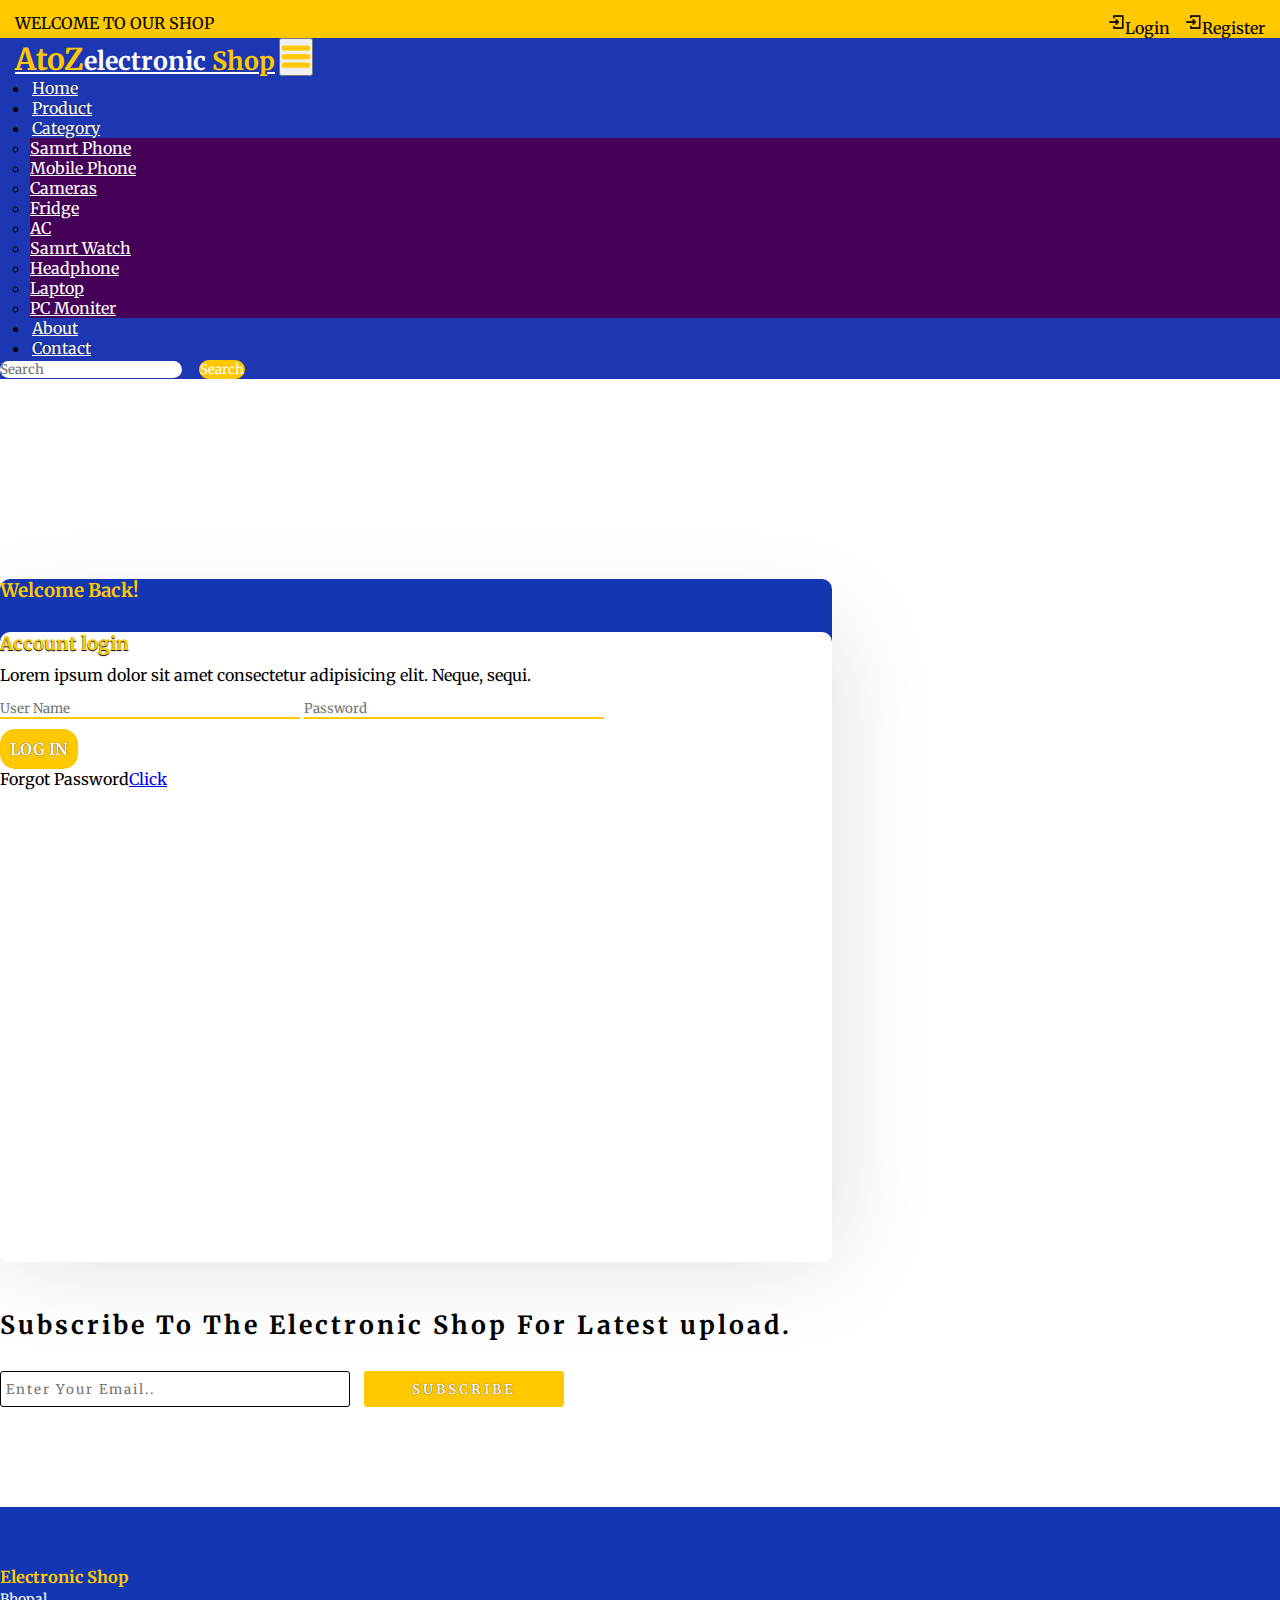
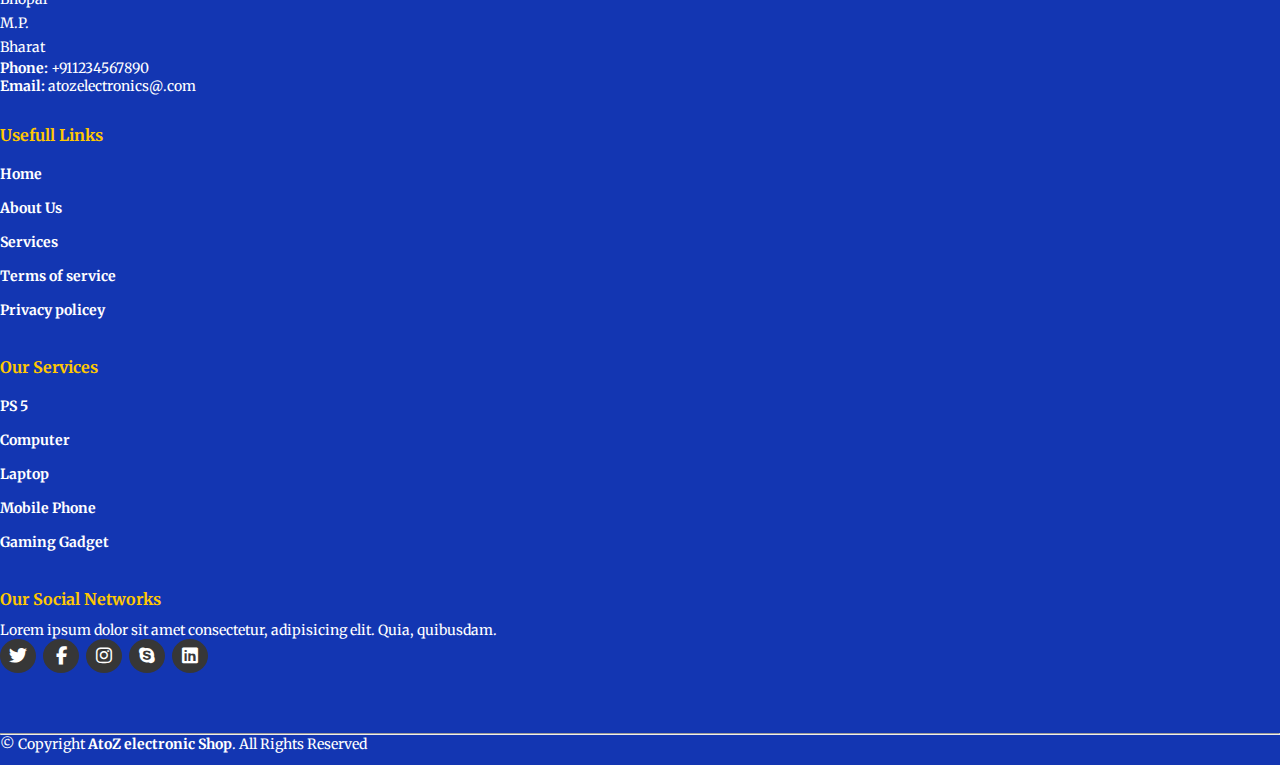
<file: AtoZ electronic shop/electronic shop/login.html>
<!DOCTYPE html>
<html lang="en">
<head>
    <meta charset="UTF-8">
    <meta http-equiv="X-UA-Compatible" content="IE=edge">
    <meta name="viewport" content="width=device-width, initial-scale=1.0">
    <title>Electronic Shop</title>
    <link rel="stylesheet" href="style.css">
    <link rel="stylesheet" href="https://cdnjs.cloudflare.com/ajax/libs/font-awesome/6.2.0/css/all.min.css">
    <!-- bootstrap links -->
    <link href="https://cdn.jsdelivr.net/npm/bootstrap@5.0.2/dist/css/bootstrap.min.css" rel="stylesheet" integrity="sha384-EVSTQN3/azprG1Anm3QDgpJLIm9Nao0Yz1ztcQTwFspd3yD65VohhpuuCOmLASjC" crossorigin="anonymous">
    <!-- bootstrap links -->
    <!-- fonts links -->
    <link rel="preconnect" href="https://fonts.googleapis.com">
    <link rel="preconnect" href="https://fonts.gstatic.com" crossorigin>
    <link href="https://fonts.googleapis.com/css2?family=Merriweather&display=swap" rel="stylesheet">
    <!-- fonts links -->
</head>
<body>

    <!-- top navbar -->
    <div class="top-navbar">
        <p>WELCOME TO OUR SHOP</p>
        <div class="icons">
            <a href="login.html"><img src="./images/register.png" alt="" width="18px">Login</a>
            <a href="register.html"><img src="./images/register.png" alt="" width="18px">Register</a>
        </div>
    </div>
    <!-- top navbar -->

    <!-- navbar -->
    <nav class="navbar navbar-expand-lg" id="navbar">
        <div class="container-fluid">
          <a class="navbar-brand" href="index.html" id="logo"><span id="span1">AtoZ</span>electronic <span>Shop</span></a>
          <button class="navbar-toggler" type="button" data-bs-toggle="collapse" data-bs-target="#navbarSupportedContent" aria-controls="navbarSupportedContent" aria-expanded="false" aria-label="Toggle navigation">
            <span><img src="./images/menu.png" alt="" width="30px"></span>
          </button>
          <div class="collapse navbar-collapse" id="navbarSupportedContent">
            <ul class="navbar-nav me-auto mb-2 mb-lg-0">
              <li class="nav-item">
                <a class="nav-link active" aria-current="page" href="index.html">Home</a>
              </li>
              <li class="nav-item">
                <a class="nav-link" href="#">Product</a>
              </li>
              <li class="nav-item dropdown">
                <a class="nav-link dropdown-toggle" href="#" id="navbarDropdown" role="button" data-bs-toggle="dropdown" aria-expanded="false">
                  Category
                </a>
                <ul class="dropdown-menu" aria-labelledby="navbarDropdown" style="background-color: rgb(67 0 86);">
                  <li><a class="dropdown-item" href="#">Samrt Phone</a></li>
                  <li><a class="dropdown-item" href="#">Mobile Phone</a></li>
                  <li><a class="dropdown-item" href="#">Cameras</a></li>
                  <li><a class="dropdown-item" href="#">Fridge</a></li>
                  <li><a class="dropdown-item" href="#">AC</a></li>
                  <li><a class="dropdown-item" href="#">Samrt Watch</a></li>
                  <li><a class="dropdown-item" href="#">Headphone</a></li>
                  <li><a class="dropdown-item" href="#">Laptop</a></li>
                  <li><a class="dropdown-item" href="#">PC Moniter</a></li>
                </ul>
              </li>
              <li class="nav-item">
                <a class="nav-link" href="about.html">About</a>
              </li>
              <li class="nav-item">
                <a class="nav-link" href="contact.html">Contact</a>
              </li>
            </ul>
            <form class="d-flex" id="search">
              <input class="form-control me-2" type="search" placeholder="Search" aria-label="Search">
              <button class="btn btn-outline-success" type="submit">Search</button>
            </form>
          </div>
        </div>
      </nav>
    <!-- navbar -->
    
   <div class="container" id="login">
    <div class="row">
        <div class="col-md-5 py-3 py-md-0" id="side1">
            <h3 class="text-center">Welcome Back!</h3>
        </div>
        <div class="col-md-7 py-3 py-md-0" id="side2">
            <h3 class="text-center">Account login</h3>
            <p class="text-center">Lorem ipsum dolor sit amet consectetur adipisicing elit. Neque, sequi.</p>
            <div class="input2 text-center">
            <input type="name" placeholder="User Name">
            <input type="password" placeholder="Password">
            </div>
            <p class="text-center" id="btnlogin"><a href="#">LOG IN</a></p>
            <p class="text-center">Forgot Password<a href="#">Click</a></p>
        </div>

    </div>
   </div>

    <!-- newslater -->
    <div class="container" id="newslater" style="margin-top: 100px;">
      <h3 class="text-center">Subscribe To The Electronic Shop For Latest upload.</h3>
      <div class="input text-center">
        <input type="text" placeholder="Enter Your Email..">
        <button id="subscribe">SUBSCRIBE</button>
      </div>
    </div>
    <!-- newslater -->

    <!-- footer -->
    <footer id="footer">
      <div class="footer-top">
        <div class="container">
          <div class="row">

            <div class="col-lg-3 col-md-6 footer-contact">
              <h3>Electronic Shop</h3>
              <p>
                Bhopal <br>
                M.P. <br>
                Bharat <br>
              </p>
              <strong>Phone:</strong> +911234567890 <br>
              <strong>Email:</strong> atozelectronics@.com <br>
            </div>

            <div class="col-lg-3 col-md-6 footer-links">
              <h4>Usefull Links</h4>
             <ul>
              <li><a href="#">Home</a></li>
              <li><a href="#">About Us</a></li>
              <li><a href="#">Services</a></li>
              <li><a href="#">Terms of service</a></li>
              <li><a href="#">Privacy policey</a></li>
             </ul>
            </div>

            <div class="col-lg-3 col-md-6 footer-links">
              <h4>Our Services</h4>

             <ul>
              <li><a href="#">PS 5</a></li>
              <li><a href="#">Computer</a></li>
              <li><a href="#">Laptop</a></li>
              <li><a href="#">Mobile Phone</a></li>
              <li><a href="#">Gaming Gadget</a></li>
             </ul>
            </div>

            <div class="col-lg-3 col-md-6 footer-links">
              <h4>Our Social Networks</h4>
              <p>Lorem ipsum dolor sit amet consectetur, adipisicing elit. Quia, quibusdam.</p>

              <div class="socail-links mt-3">
                <a href="#"><i class="fa-brands fa-twitter"></i></a>
                <a href="#"><i class="fa-brands fa-facebook-f"></i></a>
                <a href="#"><i class="fa-brands fa-instagram"></i></a>
                <a href="#"><i class="fa-brands fa-skype"></i></a>
                <a href="#"><i class="fa-brands fa-linkedin"></i></a>
              </div>
            
            </div>

          </div>
        </div>
      </div>
      <hr>
      <div class="container py-4">
        <div class="copyright">
          &copy; Copyright <strong><span>AtoZ electronic Shop</span></strong>. All Rights Reserved
        </div>
      </div>
    </footer>
    <!-- footer -->
    <script src="https://cdn.jsdelivr.net/npm/bootstrap@5.0.2/dist/js/bootstrap.bundle.min.js" integrity="sha384-MrcW6ZMFYlzcLA8Nl+NtUVF0sA7MsXsP1UyJoMp4YLEuNSfAP+JcXn/tWtIaxVXM" crossorigin="anonymous"></script>

</body>
</html>
</file>
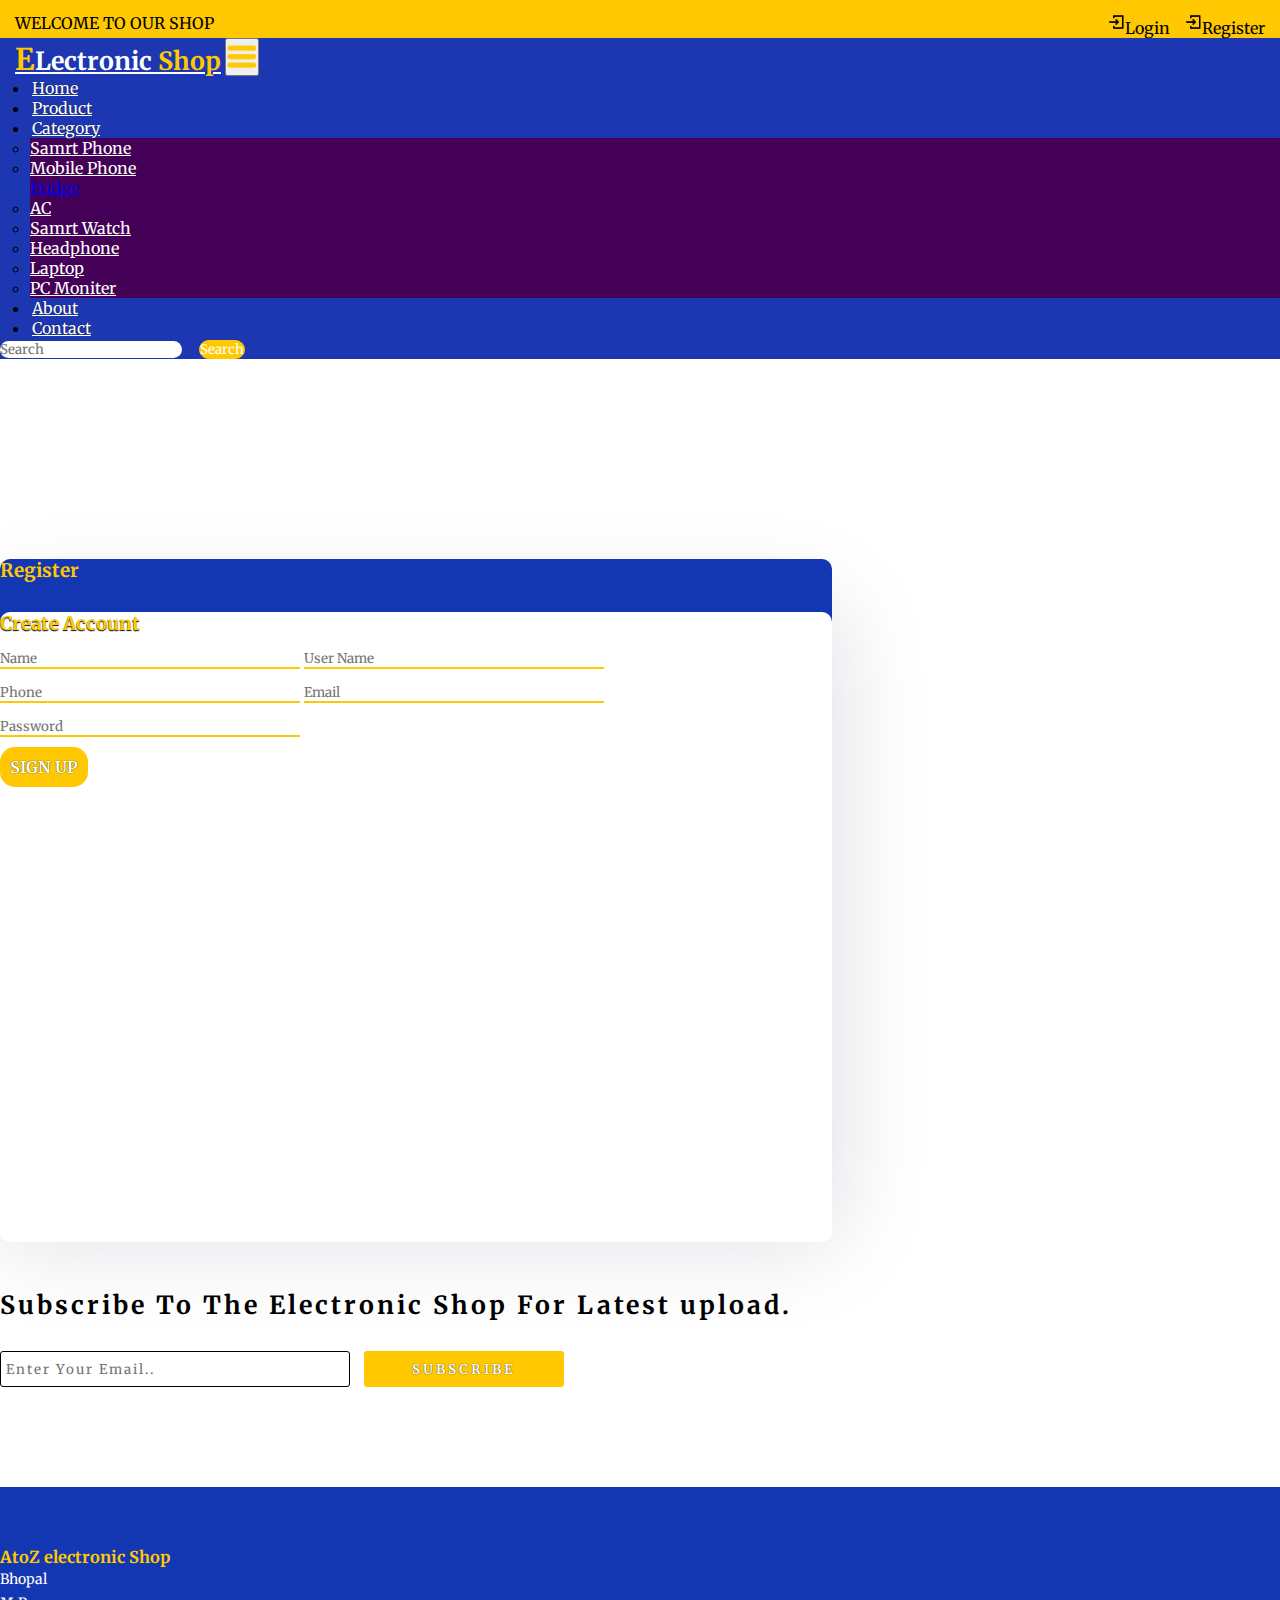
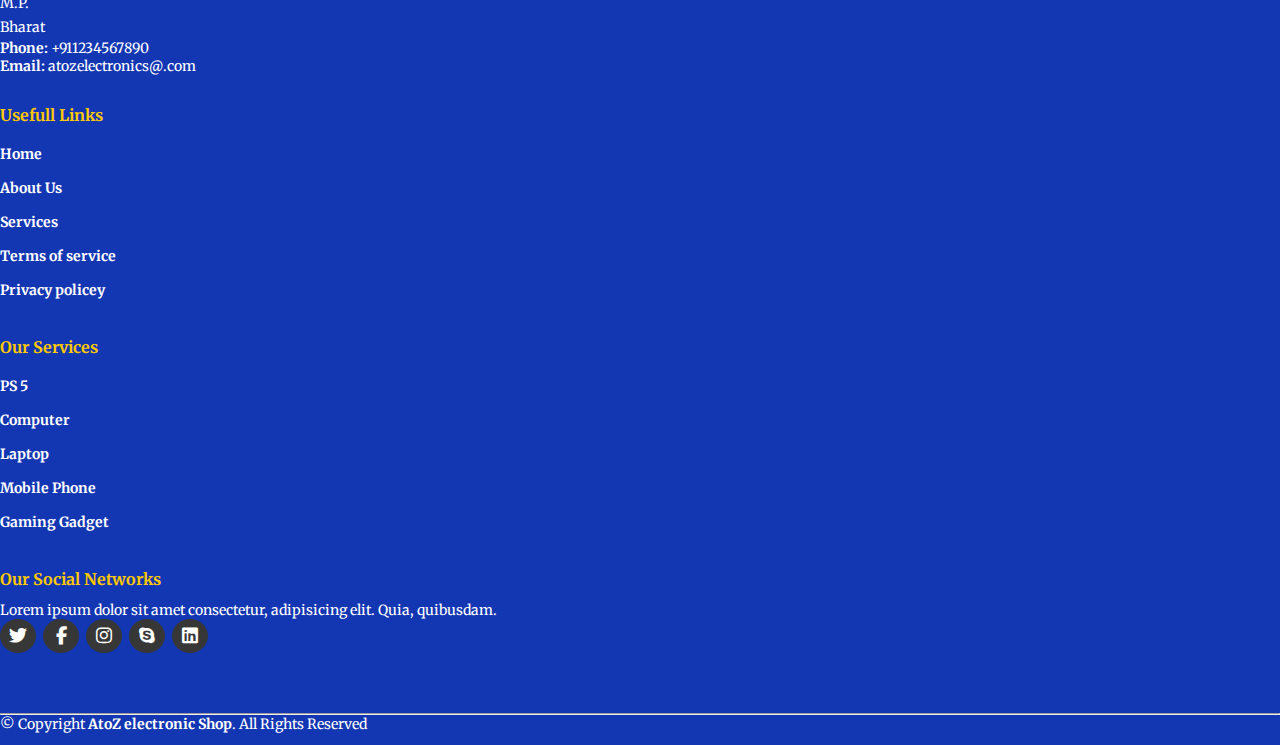
<file: AtoZ electronic shop/electronic shop/register.html>
<!DOCTYPE html>
<html lang="en">
<head>
    <meta charset="UTF-8">
    <meta http-equiv="X-UA-Compatible" content="IE=edge">
    <meta name="viewport" content="width=device-width, initial-scale=1.0">
    <title>Electronic Shop</title>
    <link rel="stylesheet" href="style.css">
    <link rel="stylesheet" href="https://cdnjs.cloudflare.com/ajax/libs/font-awesome/6.2.0/css/all.min.css">
    <!-- bootstrap links -->
    <link href="https://cdn.jsdelivr.net/npm/bootstrap@5.0.2/dist/css/bootstrap.min.css" rel="stylesheet" integrity="sha384-EVSTQN3/azprG1Anm3QDgpJLIm9Nao0Yz1ztcQTwFspd3yD65VohhpuuCOmLASjC" crossorigin="anonymous">
    <!-- bootstrap links -->
    <!-- fonts links -->
    <link rel="preconnect" href="https://fonts.googleapis.com">
    <link rel="preconnect" href="https://fonts.gstatic.com" crossorigin>
    <link href="https://fonts.googleapis.com/css2?family=Merriweather&display=swap" rel="stylesheet">
    <!-- fonts links -->
</head>
<body>

    <!-- top navbar -->
    <div class="top-navbar">
        <p>WELCOME TO OUR SHOP</p>
        <div class="icons">
            <a href="login.html"><img src="./images/register.png" alt="" width="18px">Login</a>
            <a href="register.html"><img src="./images/register.png" alt="" width="18px">Register</a>
        </div>
    </div>
    <!-- top navbar -->

    <!-- navbar -->
    <nav class="navbar navbar-expand-lg" id="navbar">
        <div class="container-fluid">
          <a class="navbar-brand" href="index.html" id="logo"><span id="span1">E</span>Lectronic <span>Shop</span></a>
          <button class="navbar-toggler" type="button" data-bs-toggle="collapse" data-bs-target="#navbarSupportedContent" aria-controls="navbarSupportedContent" aria-expanded="false" aria-label="Toggle navigation">
            <span><img src="./images/menu.png" alt="" width="30px"></span>
          </button>
          <div class="collapse navbar-collapse" id="navbarSupportedContent">
            <ul class="navbar-nav me-auto mb-2 mb-lg-0">
              <li class="nav-item">
                <a class="nav-link active" aria-current="page" href="index.html">Home</a>
              </li>
              <li class="nav-item">
                <a class="nav-link" href="#">Product</a>
              </li>
              <li class="nav-item dropdown">
                <a class="nav-link dropdown-toggle" href="#" id="navbarDropdown" role="button" data-bs-toggle="dropdown" aria-expanded="false">
                  Category
                </a>
                <ul class="dropdown-menu" aria-labelledby="navbarDropdown" style="background-color: rgb(67 0 86);">
                  <li><a class="dropdown-item" href="#">Samrt Phone</a></li>
                  <li><a class="dropdown-item" href="#">Mobile Phone</a></li
                  <li><a class="dropdown-item" href="#">Fridge</a></li>
                  <li><a class="dropdown-item" href="#">AC</a></li>
                  <li><a class="dropdown-item" href="#">Samrt Watch</a></li>
                  <li><a class="dropdown-item" href="#">Headphone</a></li>
                  <li><a class="dropdown-item" href="#">Laptop</a></li>
                  <li><a class="dropdown-item" href="#">PC Moniter</a></li>
                </ul>
              </li>
              <li class="nav-item">
                <a class="nav-link" href="about.html">About</a>
              </li>
              <li class="nav-item">
                <a class="nav-link" href="contact.html">Contact</a>
              </li>
            </ul>
            <form class="d-flex" id="search">
              <input class="form-control me-2" type="search" placeholder="Search" aria-label="Search">
              <button class="btn btn-outline-success" type="submit">Search</button>
            </form>
          </div>
        </div>
      </nav>
    <!-- navbar -->
        
   <div class="container" id="login">
    <div class="row">
        <div class="col-md-5 py-3 py-md-0" id="side1">
            <h3 class="text-center">Register</h3>
        </div>
        <div class="col-md-7 py-3 py-md-0" id="side2">
            <h3 class="text-center">Create Account</h3>
            <div class="input2 text-center">
            <input type="name" placeholder="Name">
            <input type="name" placeholder="User Name">
            <input type="number" placeholder="Phone">
            <input type="email" placeholder="Email">
            <input type="password" placeholder="Password">
            </div>
            <p class="text-center" id="btnlogin"><a href="#">SIGN UP</a></p>
        </div>

    </div>
   </div>

    <!-- newslater -->
    <div class="container" id="newslater" style="margin-top: 100px;">
      <h3 class="text-center">Subscribe To The Electronic Shop For Latest upload.</h3>
      <div class="input text-center">
        <input type="text" placeholder="Enter Your Email..">
        <button id="subscribe">SUBSCRIBE</button>
      </div>
    </div>
    <!-- newslater -->

    <!-- footer -->
    <footer id="footer">
      <div class="footer-top">
        <div class="container">
          <div class="row">

            <div class="col-lg-3 col-md-6 footer-contact">
              <h3>AtoZ electronic Shop</h3>
              <p>
                Bhopal <br>
                M.P. <br>
                Bharat <br>
              </p>
              <strong>Phone:</strong> +911234567890 <br>
              <strong>Email:</strong> atozelectronics@.com <br>
            </div>

            <div class="col-lg-3 col-md-6 footer-links">
              <h4>Usefull Links</h4>
             <ul>
              <li><a href="#">Home</a></li>
              <li><a href="#">About Us</a></li>
              <li><a href="#">Services</a></li>
              <li><a href="#">Terms of service</a></li>
              <li><a href="#">Privacy policey</a></li>
             </ul>
            </div>


            <div class="col-lg-3 col-md-6 footer-links">
              <h4>Our Services</h4>

             <ul>
              <li><a href="#">PS 5</a></li>
              <li><a href="#">Computer</a></li>
              <li><a href="#">Laptop</a></li>
              <li><a href="#">Mobile Phone</a></li>
              <li><a href="#">Gaming Gadget</a></li>
             </ul>
            </div>

            <div class="col-lg-3 col-md-6 footer-links">
              <h4>Our Social Networks</h4>
              <p>Lorem ipsum dolor sit amet consectetur, adipisicing elit. Quia, quibusdam.</p>

              <div class="socail-links mt-3">
                <a href="#"><i class="fa-brands fa-twitter"></i></a>
                <a href="#"><i class="fa-brands fa-facebook-f"></i></a>
                <a href="#"><i class="fa-brands fa-instagram"></i></a>
                <a href="#"><i class="fa-brands fa-skype"></i></a>
                <a href="#"><i class="fa-brands fa-linkedin"></i></a>
              </div>
            
            </div>

          </div>
        </div>
      </div>
      <hr>
      <div class="container py-4">
        <div class="copyright">
          &copy; Copyright <strong><span>AtoZ electronic Shop</span></strong>. All Rights Reserved
        </div>
      </div>
    </footer>
    <!-- footer -->
  <script src="https://cdn.jsdelivr.net/npm/bootstrap@5.0.2/dist/js/bootstrap.bundle.min.js" integrity="sha384-MrcW6ZMFYlzcLA8Nl+NtUVF0sA7MsXsP1UyJoMp4YLEuNSfAP+JcXn/tWtIaxVXM" crossorigin="anonymous"></script>

</body>
</html>
</file>
<file: EDUCO/style.css>
*{
    margin: 0;
    padding: 0;
    border: 0;
    outline: 0;
    text-decoration: none;
    list-style: none;
    box-sizing: border-box;
}

:root{
    --color-primary:#6c63ff;
    --color-success:#00bf8e;
    --color-warning:#f7c94b;
    --color-danger:#f75842;
    --color-danger-variant:rgba(247,87,66,0.4);
    --color-white:#fff;
    --color-light:rgba(255,255,255,0.7);
    --color-black:#000;
    --color-bg:#30d9b2d4;
    --color-bg1:#2e3267;
    --color-bg2:#424890;

    --container-width-lg:76%;
    --container-width-md:90%;
    --container-width-sm:94%;

    --transition: all 400ms ease;
}

body{
    font-family: "Montserrat",sans-serif;
    line-height: 1.7;
    color:var(--color-white);
    background: var(--color-bg);
}

.container{
    width: var(--container-width-lg);
    margin: 0 auto;
}

section{
    padding: 6rem 0;
}

section h2{
    text-align: center;
    margin-bottom: 4rem;
}

h1,h2,h3,h4,h5{
    line-height: 1.2;
}

h1{
    font-size:2.4rem;
}

h2{
    font-size:2rem;
}

h3{
    font-size:1.6rem;
}

h4{
    font-size:1.3rem;
}

a{
    color: var(--color-white);
}

img{
    width:100%;
    display:block;
    object-fit: cover;
}

.btn{
    display: inline-block;
    background: var(--color-white);
    color:var(--color-black);
    padding: 5px;
    font-weight: 500;
}

.btn:hover{
    background: transparent;
    color:var(--color-white);
    border-color: var(--color-white);
}

.btn-primary{
    background: var(--color-danger);
    color:var(--color-white);
}

/* ================== Navbar =================== */

nav{
    background: transparent;
    width: 100vw;
    height: 5rem;
    position: fixed;
    top:0;
    z-index: 11;
}

.window-scroll{
    background:var(--color-primary);
    box-shadow: 0 1rem 2rem rgba(0, 0,0,0.2);
}

.nav_container{
    height: inherit;
    display: flex;
    justify-content: space-between;
    align-items: center;
}

nav button{
    display: none;
}

.nav__menu{
    display: flex;
    align-items: center;
    gap: 4rem;
}

.nav__menu a{
    font-size: 0.9rem;
    transition: all 400ms ease;
}

.nav__menu a:hover{
    color:var(--color-bg2);
}

/* header */

header{
    position: relative;
    top:5rem;
    overflow: hidden;
    height: 70vh;
    margin-bottom: 5rem;
}

.header__container{
    display: grid;
    grid-template-columns: 1fr 1fr;
    align-items: center;
    gap: 5rem;
    height: 100%;
}

.header__left p{
    margin: 1rem 0 2.4rem;
    font-weight: bold;
    color: #2e3267;
}

            /* section */

            /* categories */

.categories{
    background: var(--color-bg1);
    height: 35rem;
}

.categories h1{
    line-height: 1;
    margin-bottom: 3rem;
}

.categories__container{
    display: grid;
    grid-template-columns: 40% 60%;
}

.categories__left{
    margin-right: 4rem;
}

.categories__left p{
    margin: 1rem 0 3rem;
}

.categories__right{
    display: grid;
    grid-template-columns: repeat(3,1fr);
    gap: 1.2rem;
}

.category{
    background: var(--color-bg2);
    padding: 2rem;
    border-radius: 2rem;
    transition: var(--transition);
}

.category:hover{
    box-shadow: 0 3rem 3rem rgba(0, 0,0,0.3);
    z-index: 1;
}

.category:nth-child(2) .category__icon{
    background: var(--color-danger);
}
.category:nth-child(3) .category__icon{
    background: var(--color-success);
}
.category:nth-child(4) .category__icon{
    background: var(--color-warning);
}
.category:nth-child(5) .category__icon{
    background: var(--color-success);
}
.category:nth-child(6) .category__icon{
    background: var(--color-primary);
}

.category__icon{
    background: var(--color-primary);
    padding: 0.7rem;
    border-radius: 0.9rem;
}

.category h5{
    margin: 2rem 0 1rem;
}

.category p{
    font-size: .85;
}

                        /* .categories */

                        /* courses */

.courses{
    margin-top: 10rem;
}

.courses__container{
    display: grid;
    grid-template-columns: repeat(3,1fr);
    gap: 2rem;
}

.course{
    background: var(--color-bg1);
    text-align: center;
    border: 1px solid transparent;
    transition: var(--transition);
}

.course p,h2{
    color: #000;
}

.courses__info{
    padding: 2rem;
}

.courses__info p{
    margin: 1.2rem 0 2rem;
    font-size: 0.9rem;
}

                                /*        faq       */

.faqs{
    background: var(--color-bg1);
    box-shadow: 0 0 3rem rgba(0, 0,0,0.3);
}    

.faqs__container{
    display: grid;
    grid-template-columns: 1fr 1fr;
    gap: 2rem;
}

.faq{
    padding: 2rem;
    display: flex;
    align-items: center;
    gap: 1.4rem;
    height: fit-content;
    background: var(--color-primary);
    cursor: pointer;
}

.faq h4{
    font-size: 1rem;
    line-height: 2.2rem;
}

.faq__icon{
    align-self: flex-start;
    font-size: 1.2rem;
}

.faq p{
    margin-top: .8rem;
    display: none;
}

.faq.open p{
    display: block;
}

                    /* footer */

footer{
    background: var(--color-bg1);
    padding: 5rem;
    font-size: 0.9rem;
}

.footer__container{
    display: grid;
    grid-template-columns: repeat(4,1fr);
    gap: 5rem;
}

.footer__container > div h4 {
    margin-bottom: 1.2rem;
}

.footer1 p{
    margin: 0 0 2rem;
}

.footer ul li{
    margin-bottom: 0.7rem;
}

footer ul li a:hover{
    text-decoration: underline;
}

.footer__socials{
    display:flex ;
    gap: 1rem;
    font-size: 1.2rem;
    margin-top:2rem ;
}

.footer__copyright{
    text-align: center;
    margin-top: 4rem;
    padding: 1.2rem 0 ;
    border-top: 1px solid var(--color-bg2);
}

@media screen and (max-width:1024px) {
    .container{
        width: var(--container-width-md);
    }

    h1{
        font-size: 2.2rem;
    }

    h2{
        font-size: 1.7rem;
    }

    h3{
        font-size: 1.4rem;    
    }

    h4{
        font-size: 1.2rem;
    }


    /* navbar dropdown */

    nav button{
        display: inline-block;
        background: transparent;
        font-size: 1.8rem;
        color:#fff;
        cursor: pointer;
    }

    nav button#close-menu-btn{
        display: none;
    }

    .nav__menu{
        position: fixed;
        top: 5rem;
        right: 5%;
        height: fit-content;
        width: 18rem;
        flex-direction: column;
        gap: 0;
        display: none;
    }

    .nav__menu li{
        width: 100%;
        height: 5.8rem;
    }

    .nav__menu li a{
        background:var(--color-primary);
        box-shadow: -4rem 6rem 10rem rgba(0,0,0,0.6);
        height: 100%;
        width: 100%;
        display: grid;
        place-items: center;
    }

    .nav__menu li a:hover{
        background:var(bg3);
        color: var(--color-white);
    }

                    /* header */

    header{
        height: 52vh;
        margin-bottom: 4rem;
    }

    .header__container{
        gap:0;
        padding-bottom: 3rem;
    }

                /* category */

.categories{
    height: auto;
}

.categories__container{
    grid-template-columns: 1fr;
    gap: 3rem;
}

.categories__left{
    margin-right: 0;
}

                /* courses */

.courses{
    margin-top: 0;
}

.courses__container{
    grid-template-columns: 1fr 1fr;
}

                    /* faq */

.faqs__container{
    grid-template-columns: 1fr;
}                

.faq{
    padding: 1.5rem;
}

                        /* footer */

.footer__container{
    grid-template-columns: 1fr 1fr;
}

}
</file>
<file: AtoZ electronic shop/electronic shop/style.css>
*{
    margin: 0;
    padding: 0;
    box-sizing: border-box;
    outline: none;
    font-family: 'Merriweather', serif;
}
/* top navbar */
.top-navbar{
    background-color: #ffc800;
    display: flex;
    justify-content: space-between;
}
.top-navbar p{
    margin-top: 13px;
    margin-left: 15px;
}
.top-navbar .icons{
    margin-top: 13px;
    margin-right: 15px;
}
.top-navbar a{
    text-decoration: none;
    color: black;
    margin-left: 10px;
}
.top-navbar a img{
    margin-bottom: 3px;
}
.top-navbar a:hover{
    color: black;
}
@media screen and (max-width:400px){
    .top-navbar a{
        font-size: 13px;
    }
    .top-navbar a img{
        width: 15px;
    }
    .top-navbar p{
        font-size: 13px;
    }
}
@media screen and (max-width:320px){
    .top-navbar a{
        font-size: 10px;
    }
    .top-navbar a img{
        width: 13px;
    }
    .top-navbar p{
        font-size: 10px;
    }
}
@media screen and (max-width:318px){
    .top-navbar a{
        font-size: 8px;
        margin-left: 0;
    }
    .top-navbar a img{
        width: 10px;
        margin-left: 0;
    }
    .top-navbar p{
        font-size: 10px;
        margin-top: 20px;
    }
}
/* top navbar */

/* navbar */
#navbar{
    background-color: rgb(29, 54, 178);
}
#logo{
    margin-left: 15px;
    color: white;
    font-size: 25px;
    font-weight: bold;
    margin-bottom: 6px;
}
#logo span{
    color: #ffc800;
}
#logo #span1{
    font-size: 30px;
}
.navbar-nav{
    margin-left: 20px;
}
.nav-item{
    margin-left: 10px;
}
.nav-item .nav-link{
    color: white;
    margin-left: 2px;
    text-shadow: 0px 0px 1px black;
    transition: 0.5s ease;
}
.nav-item .nav-link:hover{
    color: #ffc800;
}
.dropdown-menu li a{
    color: white;
    transition: 0.5s ease;
}
.dropdown-menu li a:hover{
    background-color: rgb(19 54 178);
    color: #ffc800;
}
#search input{
    border-radius: 50px;
    border: none;
}
#search button{
    border-radius: 50px;
    color: white;
    border: 1px solid #ffc800;
    background-color: #ffc800;
}
/* navbar */

/* home content */
.home{
    width: 100%;
    height: 80vh;
    display: flex;
    align-items: center;
    justify-content: center;
    flex-wrap: wrap;
    position: relative;
    background-color: #a9a9a92b;
    z-index: 0;
}
.home .img{
    flex: 1 1 300px;
}
.home .img img{
    margin-top: 30px;
    width: 100%;
}
.home .content{
    flex: 1 1 400px;
    margin-top: 20px;
}
.content h1{
    color: rgb(19 54 178);
    font-weight: bold;
    margin-left: 23px;
    font-size: 55px;
    text-shadow: -1px 1px 1px black;
}
.content h1 span{
    color: rgb(19 54 178);
    text-shadow: 1px 1px 1px black;
}
#span2{
    color: #ffc800;
}
.content p{
    margin-left: 23px;
}
.btn{
    margin-left: 13px;
}
.btn button{
    width: 150px;
    height: 32px;
    letter-spacing: 3px;
    background-color: rgb(19 54 178);
    color: white;
    border-radius: 5px;
    border: none;
    transition: 0.5s ease;
    cursor: pointer;
}
.btn button:hover{
    background-color: #ffc800;
    color: black;
    border: none;
}
@media screen and (max-width:1200px){
    .home{
        height: 90vh;
    }
}
@media screen and (max-width:799px){
    .home{
        height: 140vh;
    }
}
@media screen and (max-width:550px){
    .home{
        height: 110vh;
    }
}
@media screen and (max-width:420px){
   .content h1{
    font-size: 45px;
   }
}
@media screen and (max-width:320px){
   .content h1{
    font-size: 36px;
   }
}
/* home content */



/* product cards */
#product-cards{
    margin-top: 100px;
}
#product-cards h1{
    color: #ffc800;
    text-shadow: 1px 1px 1px black;
    border-bottom: 2px solid #ffc800;
}
#product-cards .card h3{
    font-size: 20px;
    color: black;
}
#product-cards .card p{
    font-size: 12px;
    margin-top: 5px;
    color: black;
}
.star i{
    margin-left: 5px;
    font-size: 13px;
}
.checked{
    color: #ffc800;
}
#product-cards .card h2{
    font-size: 20px;
    color: black;
    margin-top: 20px;
}
#product-cards .card h2 span{
    float: right;
    color: black;
    cursor: pointer;
}
@media screen and (max-width:1000px){
    #product-cards .card h3{
        font-size: 15px;
    }
}
/* product cards */


/* other cards */
#other-cards{
    margin-top: 30px;
}
#other-cards .card{
    background-color: #a9a9a92b;
}
#other-cards .card h3{
    margin-top: 30px;
    color: black;
    margin-left: 10px;
    letter-spacing: 3px;
}
#other-cards .card h5{
    margin-top: 15px;
    font-weight: 100;
    font-size: 18px;
    color: black;
    margin-left: 10px;
    letter-spacing: 3px;
    border-bottom: 2px solid black;
    width: 220px;
}
#other-cards .card p{
    margin-top: 10px;
    font-weight: 100;
    font-size: 15px;
    color: black;
    margin-left: 10px;
    letter-spacing: 3px;
}
#shopnow{
    width: 130px;
    height: 30px;
    margin-top: 10px;
    margin-left: 10px;
    letter-spacing: 3px;
    color: white;
    background-color: black;
    font-weight: bold;
    border: none;
    cursor: pointer;
}

@media screen and (max-width:1000px){
    #other-cards .card h3{
        margin-top: 5px;
        font-size: 20px;
    }
    #other-cards .card h5{
        margin-top: 5px;
        font-size: 15px;
    }
    #other-cards .card p{
        margin-top: 0px;
    }
    #shopnow{
        margin-top: 0px;
        width: 120px;
        height: 30px;
        font-size: 16px;
    }
}
/* other cards */


/* banner */
.banner{
    margin-top: 60px;
    width: 100%;
    height: 80vh;
    display: flex;
    align-items: center;
    justify-content: center;
    flex-wrap: wrap;
    position: relative;
    background-color: #a9a9a92b;
    z-index: 0;
}
.banner .img{
    flex: 1 1 300px;
}
.banner .img img{
    margin-top: 30px;
    width: 100%;
}
.banner .content{
    flex: 1 1 400px;
    margin-top: 20px;
}
.banner .content h1{
    color: rgb(19 54 178);
    font-weight: bold;
    margin-left: 23px;
    font-size: 55px;
    text-shadow: -1px 1px 1px black;
}
.banner .content h1 span{
    color: rgb(19 54 178);
    text-shadow: 1px 1px 1px black;
}
#span2{
    color: #ffc800;
}
.banner .content p{
    margin-left: 23px;
}
.btn{
    margin-left: 13px;
}
.btn button{
    width: 150px;
    height: 32px;
    letter-spacing: 3px;
    background-color: red;
    color: white;
    border-radius: 5px;
    border: none;
    transition: 0.5s ease;
    cursor: pointer;
}
.btn button:hover{
    background-color: #ffc800;
    color: black;
    border: none;
}
@media screen and (max-width:1200px){
    .banner{
        height: 90vh;
    }
}
@media screen and (max-width:799px){
    .banner{
        height: 140vh;
    }
}
@media screen and (max-width:550px){
    .banner{
        height: 110vh;
    }
}
/* banner */

/* more cards */
#other{
    margin-top: 50px;
}
#other .card{
    box-shadow: rgba(17,12,46, 0.15) 0px 48px 100px 0px;
}
#other .card h3{
    margin-top: 10px;
    color: white;
    text-shadow: 1px 1px 1px black;
    letter-spacing: 3px;
    font-weight: bold;
}
#other .card p{
    margin-top: 10px;
    color: white;
    text-shadow: 0px 1px 1px black;
    letter-spacing: 3px;
    font-weight: bold;
}
/* other cards */

/* offer */
#offer{
    margin-top: 100px;
}
#offer i{
    font-size: 32px;
    color: black;
}
/* offer */

/* newslater */
#newslater{
    margin-top: 100px;
}
#newslater h3{
    font-size: 25px;
    letter-spacing: 3px;
}
.input{
    margin-top: 30px;
}
.input input{
    width: 350px;
    height: 36px;
    letter-spacing: 2px;
    border-radius: 3px;
    border:  1px solid black;
    padding-left: 5px;
}
#subscribe{
    width: 200px;
    height: 36px;
    margin-left: 10px;
    border-radius: 3px;
    border: none;
    background-color: #ffc800;
    color: white;
    letter-spacing: 3px;
    font-weight: bold;
    text-shadow: 0px 0px 1px black;
}
@media screen and (max-width:465px){
    .input input{
        width: 280px;
    }
    #subscribe{
        margin-top: 10px;
    }
}
@media screen and (max-width:250px){
    .input input{
        width: 150px;
    }
    #subscribe{
        width: 150px;
    }
}
/* newslater */

/* footer */
#footer{
    padding: 0 0 30px 0px;
    color: white;
    font-size: 14px;
    background-color: rgb(19 54 178);
    margin-top: 100px;
}
#footer .footer-top{
    padding: 60px 0 30px 0;
    background-color: rgb(19 54 178);
    color: white;
}
#footer .footer-top .footer-contact{
    margin-bottom: 30px;
}
#footer .footer-top .footer-contact h3{
    color: #ffc800;
}
#footer .footer-top .footer-contact h4{
    font-size: 22px;
    margin: 0 0 30px 0;
    padding: 2px 0 2px 0;
    line-height: 1;
    font-weight: 700;
}
#footer .footer-top .footer-contact p{
    font-size: 14px;
    line-height: 24px;
    margin-bottom: 0;
    color: white;
}
#footer .footer-top h4{
    font-size: 16px;
    font-weight: bold;
    position: relative;
    padding-bottom: 12px;
}
#footer .footer-top .footer-links{
    margin-bottom: 30px;
    margin-top: 10px;
}
#footer .footer-top .footer-links h4{
    color: #ffc800;
}
#footer .footer-top .footer-links ul{
    list-style: none;
    padding: 0;
    margin: 0;
}
#footer .footer-top .footer-links ul li{
    padding: 10px 0;
    display: flex;
    align-items: center;
}
#footer .footer-top .footer-links ul li a{
    text-decoration: none;
    color: white;
    display: inline-block;
    line-height: 1;
    font-weight: bold;
    transition: 0.5s ease;
}
#footer .footer-top .footer-links ul li a:hover{
    color: #ffc800;
}
#footer .footer-top .socail-links a{
    font-size: 18px;
    display: inline-block;
    text-decoration: none;
    background-color: #373737;
    color: white;
    line-height: 1;
    padding: 8px 0;
    margin-right: 4px;
    border-radius: 50%;
    text-align: center;
    width: 36px;
    transition: 0.5s ease;
}
#footer .footer-top .socail-links a:hover{
    background-color: #ffc800;
    color: white;
}
#footer .copyright{
    text-align: center;
    float: left;
}
#footer .credits{
    float: right;
    text-align: center;
    font-size: 13px;
}
#footer .credits a{
    color: #ffc800;
}
/* footer */

html{
    scroll-behavior: smooth;
}
.arrow{
    position: fixed;
    width: 50px;
    height: 50px;
    bottom: 50px;
    right: 50px;
    text-decoration: none;
    text-align: center;
    line-height: 50px;
}

/* login */
#login{
    width: 65%;
    height: 70vh;
    background-color: rgb(19 54 178);
    margin-top: 35px;
    border-radius: 10px;
    box-shadow: rgba(17,12, 46, 0.15) 0px 48px 100px 0px;
}
#side1 h3{
    color: #ffc800;
    font-weight: bold;
    margin-top: 200px;
}
#side2{
    background-color: white;
    height: 70vh;
    border-radius: 10px;
}
#side2 h3{
    margin-top: 30px;
    color: #ffc800;
    font-weight: bold;
    text-shadow: 0px 1px 1px black;
}
.input2 input{
    margin-top: 15px;
    width: 300px;
    border: none;
    border-bottom: 2px solid #ffc800;
}
.input2 input ::placeholder{
    font-weight: bold;
}
#btnlogin{
    padding-top: 10px;
}
#btnlogin a{
    padding: 10px;
    text-decoration: none;
    border-radius: 15px;
    background-color: #ffc800;
    color: white;
    font-weight: bold;
    border: none;
    text-shadow: 0px 0px 1px black;
}
#side2 p{
    margin-top: 10px;
}
@media screen and (max-width:991px){
    .input2 input{
        width: 250px;
    }
}
@media screen and (max-width:765px){
    .input2 input{
        width: 260px;
    }
    #side2{
        height: 60vh;
    }
}
/* login */

/* about */
#about{
    margin-top: 30px;
}
#about h3{
    font-weight: bold;
    color: #ffc800;
    text-shadow: 0px 1px 1px black;
}
#about button{
    width: 150px;
    height: 36px;
    color: white;
    background-color: rgb(19 54 178);
    border-radius: 5px;
    cursor: pointer;
}
/* about */

/* contact */
#contact{
    margin-top: 50px;
}
#contact .card{
    height: 80px;
    margin-top: 20px;
    box-shadow: rgba(100, 100, 111 ,0.2) 0px 7px 29px 0px;
}
#contact .card i{
    margin-top: 10px;
    margin-left: 10px;
    font-size: 15px;
    color: rgb(19 54 178);
    font-weight: bold;
    letter-spacing: 3px;
}
#contact .card h6{
    margin-left: 10px;
    margin-top: 10px;
    letter-spacing: 3px;
    font-weight: bold;
    color: rgb(19 54 178);
}
.messagebtn button{
    margin-top: 30px;
    width: 200px;
    height: 33px;
    background: transparent;
    border: 2px solid rgb(19 54 178);
    font-weight: bold;
    letter-spacing: 3px;
    transition: 0.5s ease;
    cursor: pointer;
}
.messagebtn button:hover{
    background-color: rgb(19 54 178);
    color: white;
}
/* contact */
</file>
<file: EDUCO/about.css>
.about__achievements{
    margin-top: 3rem;
}

.about__achievements{
    display: grid;
    grid-template-columns: 40% 50%;
    gap: 5rem;
}

.about__achievements-right > p{
    margin: 1.6rem 0 2.5rem;
}

.achievement__cards{
    display: grid;
    grid-template-columns: repeat(3,1fr);
    gap: 1.5rem;
}

.achievement__card{
    background: var(--color-bg1);
    padding: 1.6rem;
    border-radius: 1rem;
    text-align: center;
    transition: var(--transition);
}

.achievement__card:hover{
    background: var(--color-bg2);
    box-shadow: 0 3rem 3rem rgba(0, 0, 0, 0.3);
}

.achievement__icon{
    background: var(--color-danger);
    padding: 0.6rem;
    border-radius: 1rem;
    display: inline-block;
    margin-bottom: 2rem;
    font-size: 2rem;
}

.achievement__card:nth-child(2)
.achievement__icon{
     background: greenyellow;
}

.achievement__card:nth-child(3)
.achievement__icon{
    background: var(--color-primary);
}

.achievement__card p{
    margin-top: 1rem;
}


@media screen and (max-width:1024px) {
    .about__achievements{
        margin-top: 2rem;
    } 

    .about__achievements-container{
        grid-template-columns: 1fr;
        gap: 4rem;
    }

    .about__achievements-left{
        width: 80%;
        margin: 0 auto;
    }
}

@media screen and (max-width:600px) {
    .achievement__cards{
        grid-template-columns: 1fr 1fr;
        gap: 0.7rem;
    }
}
</file>
<file: EDUCO/contact.css>
.contact__container{
    background: var(--color-bg2);
    padding: 4rem;
    display: grid;
    grid-template-columns: 40% 60%;
    gap: 2rem;
    height: 30rem;
    margin: 7rem auto;
    border-radius: 1rem;
}

.contact__aside{    
    background: var(--color-primary);
    padding: 3rem;
    border-radius: 1rem;
    position: relative;
    bottom: 10rem;
}

.aside__image{
    width: 12rem;
    margin-bottom: 2rem;
}

.contact__aside h2{
    text-align: left;
    margin-bottom: 1rem;
}

.contact__aside p{
    font-size: 0.9rem;
    margin-bottom: 2rem;
}

.contact__details li{
    display: flex;
    gap: 1rem;
    align-items: center;
    margin-bottom: 1rem;
}

.contact__socials{
    display: flex;
    gap: 0.8rem;
    margin-top: 3rem;
}

.contact__socials a{
    background: var(--color-bg2);
    padding: 0.5rem;
    border-radius: 50%;
    font-size: 0.9rem;
    transition: var(--transition);
}

.contact__socials a:hover{
    background: transparent;
}



.contact__form{
    display: flex;
    flex-direction: column;
    gap: 1.2rem;
    margin-right: 4rem;
}

.form__name{
    display: flex;
    gap: 1.2rem;
}

.contact__form input[type="text"]{
    width: 50%;
}

input,textarea{
    width: 100%;
    padding: 1rem;
    margin: 1rem;
    background: #1f2641;
    color: white;
    resize: none;
}

.contact__form .btn{
    width: max-content;
    margin-top: 1rem;
    cursor: pointer;
}

.btn{
    margin-left:17px;
}


@media screen and (max-width:1024px) {
    /* .contact{
         padding-bottom:0; 
    } */
    
    .contact__container{
        gap: 1.5rem;
        margin-top: 3rem;
        height: auto;
        padding: 1.5rem;
    }

    .contact__aside{
        width: auto;
        padding: 1.5rem;
        bottom: 0;
    }


    .contact__form{
        align-self: center;
        margin-right: 1.5rem;
    }
}


@media screen and (max-width:600px) {
    .contact__container{
        grid-template-columns: 1fr;
        gap: 3rem;
        margin-top: 0;
        padding: 0;
    }

    .contact__form{
        margin: 0 1.5rem 3rem;
    }

    .form__name{
        flex-direction: column;
    }

    .form__name input[type="text"]{
        width: 100%;
    }
}
</file>
